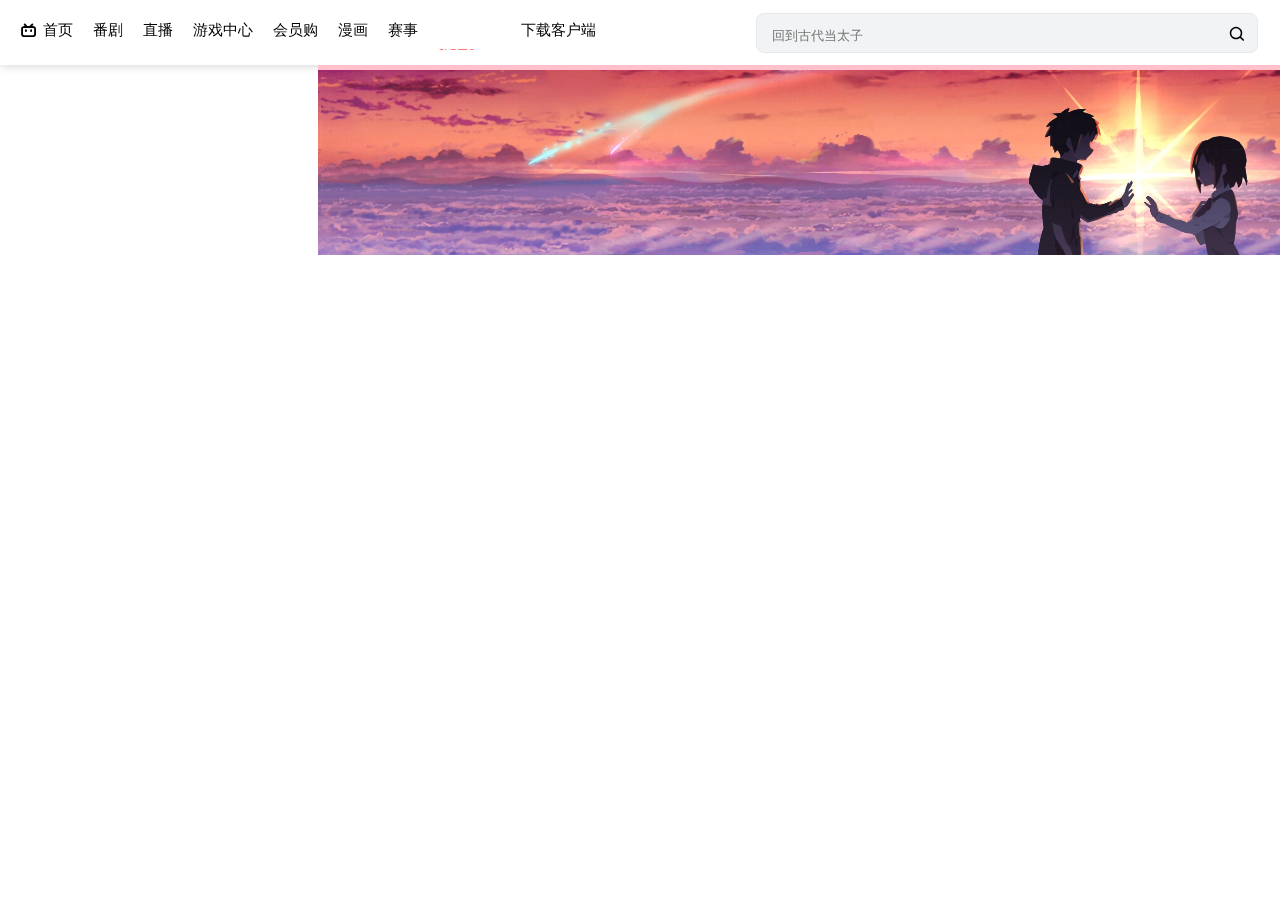
<file: personalpage.html>
<!DOCTYPE html>
<html lang="en">

<head>
    <meta charset="UTF-8">
    <meta http-equiv="X-UA-Compatible" content="IE=edge">
    <meta name="viewport" content="width=device-width, initial-scale=1.0">
    <title>哒哒溜2233的个人空间_嘻哩嘻哩_cilicili</title>
    <link rel="shortcut icon" href="./favicon.ico">
    <link rel="stylesheet" href="./css/comment.css">
    <link rel="stylesheet" href="./css/gamecartoon.css">
    <link rel="stylesheet" href="./iconfont/iconfont.css">
    <link rel="stylesheet" href="./css/base.css">
    <link rel="stylesheet" href="./css/personalpage.css">
    <style>
        .header {
            box-shadow: 0 0 10px rgba(0, 0, 0, 0.2);
            z-index: 999;
        }

        .lijump span {
            color: #000;
        }

        .icon span {
            color: #000;
        }

        .headernavrightname {
            color: #000;
        }

        .headersearch {
            float: left;
            margin: 13px 140px;
            width: 502px;
            height: 40px;
            background-color: #f2f3f4;
            border-radius: 8px;
            transition: background-color .5s;
            border: 1px solid #e6e8e9;
        }
    </style>
</head>

<body>
    <!-- 头部 -->
    <div class="header">
        <ul class="headernavleft">
            <li><a href="#"><span class="iconfont icon-bilibili-fill"
                        style="font-size:18px; margin-right: 5px; vertical-align: middle;color: #000;"></span><span
                        style="vertical-align: middle; font-size: 15px; color:#000">首页</span></a></li>
            <li class="lijump"><a href="#"><span style="vertical-align: middle; font-size: 15px;">番剧</span></a>
            </li>
            <li class="lijump"><a href="#"><span style="vertical-align: middle; font-size: 15px;"
                        onmouseenter="showPopup1()" onmouseleave="hidePopup1()">直播</span></a></li>
            <div class="zhibo" id="popup1" onmouseenter="cancelHide1()" onmouseleave="hidePopup1()">
                <div class="zhiboleft">
                    <h2>热门直播</h2>
                    <div class="circle-div"><a href="#">
                            <img src="./images/头像1.webp">
                            <div class="overlay"></div>
                            <span style="font-size: 12px;">糯米酱</span>
                        </a>
                    </div>
                    <div class="circle-div"><a href="#">
                            <img src="./images/头像2.png">
                            <div class="overlay"></div>
                            <span style="font-size: 12px;">哔哔巴布</span>
                        </a>
                    </div>
                    <div class="circle-div"><a href="#">
                            <img src="./images/头像3.webp">
                            <div class="overlay"></div>
                            <span style="font-size: 12px;">米西米西</span>
                        </a>
                    </div>
                    <div class="circle-div"><a href="#">
                            <img src="./images/头像4.jpg">
                            <div class="overlay"></div>
                            <span style="font-size: 12px;">坤小鸡🐥</span>
                        </a>
                    </div>
                    <div class="circle-div"><a href="#">
                            <img src="./images/头像7.jpg">
                            <div class="overlay"></div>
                            <span style="font-size: 12px;">坤宝宝👶</span>
                        </a>
                    </div>
                    <div class="circle-div"><a href="#">
                            <img src="./images/头像6.jpg">
                            <div class="overlay"></div>
                            <span style="font-size: 12px;">爱坤无敌</span>
                        </a>
                    </div>
                </div>
                <div class="zhiboright">
                    <h2>热门活动</h2>
                    <div class="activity-div"><img src="./images/活动1.png"></div>
                    <div class="activity-div"><img src="./images/活动2.png"></div>
                </div>
            </div>
            <li class="lijump"><a href="#"><span style="vertical-align: middle; font-size: 15px;"
                        onmouseenter="showPopup2()" onmouseleave="hidePopup2()">游戏中心</span></a>
            </li>
            <div class="gamezhongxing" id="popup2" onmouseenter="cancelHide2()" onmouseleave="hidePopup2()">
                <div class="gamezhongxingleft">
                    <div class="gamezhongxingimgmain"><img src="./images/游戏1.png"></div>
                    <span class="gamefloatname">命运冠位指定</span>
                    <div class="gamezhongxingimg"><img src="./images/碧蓝航线.jpg"><span style="font-size: 14px;"><a
                                href="#">碧蓝航线</a></span></div>
                    <div class="gamezhongxingimg"><img src="./images/坎特伯雷公主与骑士.png"><span style="font-size: 14px;"><a
                                href="#">坎特伯雷公主与...</a></span></div>
                    <div class="gamezhongxingimg"><img src="./images/时空猎人3.png"><span style="font-size: 14px;"><a
                                href="#">时空猎人3</a></span></div>
                </div>
                <div class="gamezhongxingright">
                    <h2>新游预告</h2>
                    <div class="gamename gamename1" style="cursor: pointer;"><a href="#">尘白禁区</a></div>
                    <div class="gamecartoon1"><img src="./images/gamecos/尘白禁区.webp"></div>
                    <div class="gamename gamename2" style="cursor: pointer;"><a href="#">斯露德</a></div>
                    <div class="gamecartoon2"><img src="./images/gamecos/斯露德.webp"></div>
                    <div class="gamename gamename3" style="cursor: pointer;"><a href="#">二之国：交错世界</a></div>
                    <div class="gamecartoon3"><img src="./images/gamecos/二之国.webp"></div>
                    <div class="gamename gamename4" style="cursor: pointer;"><a href="#">千年之旅</a></div>
                    <div class="gamecartoon4"><img src="./images/gamecos/千年之旅.webp"></div>
                    <div class="gamename gamename5" style="cursor: pointer;"><a href="#">Apex英雄</a></div>
                    <div class="gamecartoon5"><img src="./images/gamecos/Apex英雄.webp"></div>
                    <div class="gamename gamename6" style="cursor: pointer;"><a href="#">白夜极光</a></div>
                    <div class="gamecartoon6"><img src="./images/gamecos/白夜极光.webp"></div>
                    <div class="gamename gamename7" style="cursor: pointer;"><a href="#">宿命回响</a></div>
                    <div class="gamecartoon7"><img src="./images/gamecos/宿命回响.webp"></div>
                </div>
            </div>
            <li class="lijump"><a href="#"><span style="vertical-align: middle; font-size: 15px;">会员购</span></a>
            </li>
            <li class="lijump"><a href="#"><span style="vertical-align: middle; font-size: 15px;"
                        onmouseenter="showPopup3()" onmouseleave="hidePopup3()">漫画</span></a></li>
            <div class="manhua" id="popup3" onmouseenter="cancelHide3()" onmouseleave="hidePopup3()"">
                <div class=" manhualeft">
                <div class="manhuaimg"><a href="#" style="color: #000;">
                        <div><img src="./images/cartoon/辉夜大小姐想让我告白.png"></div><span
                            style="font-size: 12px;">辉夜大小姐想让我告白...</span>
                    </a></div>
                <div class="manhuaimg"><a href="#" style="color: #000;">
                        <div><img src="./images/cartoon/天官赐福.png"></div><span style="font-size: 12px;">天官赐福</span>
                    </a></div>
                <div class="manhuaimg"><a href="#" style="color: #000;">
                        <div><img src="./images/cartoon/刀剑神域.jpg"></div><span style="font-size: 12px;">刀剑神域
                            Alicization篇</span>
                    </a></div>
                <div class="manhuaimg"><a href="#" style="color: #000;">
                        <div><img src="./images/cartoon/仙王的日常生活.jpg"></div><span style="font-size: 12px;">仙王的日常生活</span>
                    </a></div>
            </div>
            <div class="manhuaright">
                <h2>人气漫画</h2>
                <div class="manhuaname manhuaname1" style="cursor: pointer;"><a href="#" style="color:#000;"><span
                            class="number" style="color: #ff4761;">1</span><span class="name"> 间谍过家家</span></a>
                </div>
                <div class="manhuacartoon1"><img src="./images/cartoon/间谍过家家.webp"></div>
                <div class="manhuaname manhuaname2" style="cursor: pointer;"><a href="#" style="color:#000;"><span
                            class="number" style="color: #ff6c36;">2</span><span class="name"> 我家老婆来自一...</span></a>
                </div>
                <div class="manhuacartoon2"><img src="./images/cartoon/我家老婆来自一千年前.webp"></div>
                <div class="manhuaname manhuaname3" style="cursor: pointer;"><a href="#" style="color:#000;"><span
                            class="number" style="color: #ff922a">3</span><span class="name"> 【我推的孩子】</span></a>
                </div>
                <div class="manhuacartoon3"><img src="./images/cartoon/我推的孩子.webp"></div>
                <div class="manhuaname manhuaname4" style="cursor: pointer;"><a href="#" style="color:#000;"><span
                            class="number" style="color: #c9ccd0;">4</span><span class="name"> 碧蓝之海</span></a></div>
                <div class="manhuacartoon4"><img src="./images/cartoon/碧蓝之海.webp"></div>
                <div class="manhuaname manhuaname5" style="cursor: pointer;"><a href="#" style="color:#000;"><span
                            class="number" style="color: #c9ccd0;">5</span><span class="name"> 罗小黑战记</span></a>
                </div>
                <div class="manhuacartoon5"><img src="./images/cartoon/罗小黑战记.webp"></div>
                <div class="manhuaname manhuaname6" style="cursor: pointer;"><a href="#" style="color:#000;"><span
                            class="number" style="color: #c9ccd0;">6</span><span class="name"> 航海王</span></a></div>
                <div class="manhuacartoon6"><img src="./images/cartoon/航海王.webp"></div>
            </div>
    </div>
    <li class=" lijump"><a href="#"><span style="vertical-align: middle; font-size: 15px;">赛事</span></a>
    </li>
    <li class="scrolltotop">
        <div><a href="#"><span style="vertical-align: middle; font-size: 15px; margin-left: 5px;">MSI</span></a>
        </div>
        <div><a href="#"><img src="./images/MSI.png" style="width: 40px; height: 30px; vertical-align: middle;"></a>
        </div>
    </li>
    <li><a href="#"><span class="iconfont icon-xiazai"
                style="font-size:18px; margin-right: 5px; vertical-align: middle;"></span><span
                style="vertical-align: middle; font-size: 15px;color:#000" onmouseenter="showPopup4()"
                onmouseleave="hidePopup4()">下载客户端</span></a></li>
    <div class="download" id="popup4" onmouseenter="cancelHide4()" onmouseleave="hidePopup4()">
        <div class="downloadleft">
            <h1><span class="iconfont icon-shouji"></span> 手机版</h1>
            <span
                style="font-size: 12px; color:#61666d; width:132px; margin-left: 25px; display: block;">扫码即可下载手机APP</span>
            <div class="downloadleftimg"><img src="./images/二维码.png"></div>
        </div>
        <div class="downloadright">
            <h1><span class="iconfont icon-diannao"> Windows端</span></h1>
            <span
                style="font-size: 12px; color:#61666d; width:132px; margin-left: 30px; display: block;">适合WIN系统设置</span>
            <div class="downloadrightimg"><img src="./images/bilibili1.png"></div>
            <div class="downloadrightbottom">立即下载</div>
        </div>
        <div class="downloadbottom"><a href="#">点击查看更多内容 > </a></div>
    </div>
    </ul>
    <div class="headersearch">
        <input type="text" placeholder="回到古代当太子"><button style="cursor: pointer;"><span
                class="iconfont icon-31sousuo"></span></button>
        <div id="search-dropdown" class="dropdown-content">
            <h2>bilibili热搜</h2>
            <ul>
                <li><a
                        href="https://search.bilibili.com/all?keyword=%E6%B3%95%E5%BA%AD%E4%B8%8A%E7%A6%81%E6%AD%A2%E8%AF%B4%E5%8F%AF%E6%98%AF%E9%9B%AA%E5%95%8A&from_source=webtop_search&spm_id_from=333.1007&search_source=4"><span
                            style="font-size: 10px;">1</span> 法庭上禁止说可是雪啊 <img src="./images/梗.png@28h" style="width: 13px;
                        height: 13px;;"></a></li>
                <li><a
                        href="https://search.bilibili.com/all?keyword=%E5%B0%8F%E9%AC%BC%E5%86%8D%E6%80%BC%E4%B9%90%E8%AF%84%E4%BA%BA%E4%BD%A0%E7%AE%A1%E5%BE%97%E7%9D%80%E5%90%97&from_source=webtop_search&spm_id_from=333.1007&search_source=4"><span
                            style="font-size: 10px;">2</span> 小鬼再怼乐评人你管得着吗 <img src="./images/热.png@28h" style="width: 13px;
                        height: 13px;"></a></li>
                <li><a
                        href="https://search.bilibili.com/all?keyword=BLG%20GEN&from_source=webtop_search&spm_id_from=333.1007&search_source=4"><span
                            style="font-size: 10px;">3</span> BLG零封GEN <img src="./images/热.png@28h" style="width: 13px;
                        height: 13px;"></a></li>
                <li><a
                        href="https://search.bilibili.com/all?keyword=%E5%93%88%E5%B7%A5%E5%A4%A7%E5%9B%9E%E5%BA%94%E4%B8%BA%E5%AD%A6%E7%94%9F%E7%BB%93%E5%A9%9A%E5%BC%80%E7%BB%BF%E7%81%AF&from_source=webtop_search&spm_id_from=333.1007&search_source=4"><span
                            style="font-size: 10px; color: #9499a0;">4</span> 哈工大回应为学生结婚开绿灯 <img
                            src="./images/新.png@28h" style="width: 13px;
                        height: 13px;"></a></li>
                <li><a
                        href="https://search.bilibili.com/all?keyword=%E7%8E%8B%E9%AA%81%E8%A5%BF%E8%97%8F%E5%A9%9A%E7%A4%BC&from_source=webtop_search&spm_id_from=333.1007&search_source=4"><span
                            style="font-size: 10px; color: #9499a0;">5</span> 王骁西藏婚礼 <img src="./images/热.png@28h"
                            style="width: 13px;
                        height: 13px;"></a></li>
                <li><a
                        href="https://search.bilibili.com/all?keyword=Chovy%E8%BE%93%E5%90%8E%E9%9A%BE%E5%8F%97%E5%88%B0%E5%B9%B2%E5%91%95&from_source=webtop_search&spm_id_from=333.1007&search_source=4"><span
                            style="font-size: 10px; color: #9499a0;">6</span> Chovy输后难受到干呕</a></li>
                <li><a
                        href="https://search.bilibili.com/all?vt=65433049&keyword=%E9%98%B4%E9%98%B3%E5%B8%88%E7%BE%8E%E4%BE%9D%E7%A4%BC%E8%8A%BD%E8%81%94%E5%8A%A8%E5%AE%98%E5%AE%A3&from_source=webtop_search&spm_id_from=333.1007&search_source=4"><span
                            style="font-size: 10px; color: #9499a0;">7</span> 阴阳师美依礼芽官宣联动</a></li>
                <li><a
                        href="https://search.bilibili.com/all?keyword=Bin%E6%8A%8A%E7%BF%BB%E8%AF%91%E5%B0%8F%E5%A7%90%E5%A7%90%E5%90%93%E5%9D%8F%E4%BA%86&from_source=webtop_search&spm_id_from=333.1007&search_source=4"><span
                            style="font-size: 10px; color: #9499a0;">8</span> Bin把翻译小姐姐吓坏了 <img src="./images/新.png@28h"
                            style="width: 13px;
                        height: 13px;"></a></li>
                <li><a
                        href="https://search.bilibili.com/all?keyword=%E8%82%AF%E5%BE%B7%E5%9F%BA%E7%8E%A9%E5%85%B7%E4%BD%A0%E6%83%B3%E5%85%A5%E6%89%8B%E5%90%97&from_source=webtop_search&spm_id_from=333.1007&search_source=4"><span
                            style="font-size: 10px; color: #9499a0;">9</span> 肯德基玩具你想入手吗</a></li>
                <li><a
                        href="https://search.bilibili.com/all?keyword=%E8%AD%A6%E6%96%B9%E9%80%9A%E6%8A%A5%E5%8E%A6%E8%88%AA%E5%B7%A5%E4%BD%9C%E4%BA%BA%E5%91%98%E5%81%B7%E6%8B%8D&from_source=webtop_search&spm_id_from=333.1007&search_source=4"><span
                            style="font-size: 10px; color: #9499a0;">10</span> 警方通报厦航工作人员偷拍 <img
                            src="./images/新.png@28h" style="width: 13px;
                        height: 13px;"></a></li>
            </ul>
        </div>
    </div>
    <div class="headernavright" style="cursor: pointer;">
        <div id="personalspace" class="personalspace" onmouseenter="showPopup5()" onmouseleave="hidePopup5()">
            <span style="margin-left: 3px; color: #fff;">登录</span>
        </div>
        <div class="login" id="popup5" onmouseenter="cancelHide5()" onmouseleave="hidePopup5()">
            <h2>登陆后你可以：</h2>
            <div class="logincard"><span class="iconfont icon-gaoqing_1"></span><span class="loginname">
                    免费看高清视频</span></div>
            <div class="logincard"><span class="iconfont icon-shijian_o"></span><span class="loginname">
                    多端同步播放记录</span></div>
            <div class="logincard"><span class="iconfont icon-bofangqi-danmugundongkai"></span><span class="loginname">
                    发表弹幕/评论</span></div>
            <div class="logincard"><span class="iconfont icon-tv"></span><span class="loginname">
                    热门番剧影视看不停</span></div>
            <div class="loginbutton headerspan  "><a href="#">立即登录</a></div>
            <div class="loginbottom"><span>首次使用？</span><a href="#"> 点我注册</a></div>
        </div>
        <div class="headernavright1" onmouseenter="showPopup6()" onmouseleave="hidePopup6()">
            <div class="icon"><span class="iconfont icon-wodedahuiyuan"></span></div>
            <div class="headernavrightname" style="padding-left: 2px" ;>大会员</div>
        </div>
        <div class="VIP" id="popup6" onmouseenter="cancelHide6()" onmouseleave="hidePopup6()">
            <div class="VIPcardout">
                <h2>大会员特权</h2>
                <div class="VIPcard"><span class="iconfont icon-dianying"></span><span class="VIPname">
                        热播抢先看</span></div>
                <div class="VIPcard"><span class="iconfont icon-Free-Tag"></span><span class="VIPname">
                        会员免费看</span></div>
                <div class="VIPcard"><span class="iconfont icon-k-line"></span><span class="VIPname">
                        4K超清画质</span></div>
                <div class="VIPcard"><span class="iconfont icon-qinghuiyuan"></span><span class="VIPname">
                        会员专属装扮</span></div>
            </div>
            <div class="VIPimg">
                <img src="./images/VIP.png">
                <span class="iconfont icon-saoyisao"></span>
                <span class="iconfont icon-weixinzhifu" style="color:green"></span>
                <span class="iconfont icon-zhifubao" style="color:blue"></span>
            </div>
            <div class="VIPfooter">
                <div class="VIPfooterleft">
                    <span>首月15元</span>
                    <span>海量热播内容免费看</span>
                </div>
                <div class="VIPfooterright"><a href="#">成为大会员</a></div>
            </div>
        </div>
        <div class="headernavright1" onmouseenter="showPopup7()" onmouseleave="hidePopup7()">
            <div class="icon"><span class="iconfont icon-xiaoxi"></span></div>
            <div class="headernavrightname">消息</div>
        </div>
        <div class="message" id="popup7" onmouseenter="cancelHide7()" onmouseleave="hidePopup7()">
            <div class="messagetop">登录即可查看消息记录</div>
            <div class="messagefooter"><a href="#">立即登录</a></div>
        </div>
        <div class="headernavright1" onmouseenter="showPopup8()" onmouseleave="hidePopup8()">
            <div class="icon"><span class="iconfont icon-fengche" style="font-weight: bold;"></span></div>
            <div class="headernavrightname">动态</div>
        </div>
        <div class="dynamic" id="popup8" onmouseenter="cancelHide8()" onmouseleave="hidePopup8()">
            <div class="dynamictop">登录即可查看关注动态</div>
            <div class="dynamicfooter"><a href="#">立即登录</a></div>
        </div>
        <div class="headernavright1" onmouseenter="showPopup9()" onmouseleave="hidePopup9()">
            <div class="icon"><span class="iconfont icon-xingxing"></span></div>
            <div class="headernavrightname">收藏</div>
        </div>
        <div class="collection" id="popup9" onmouseenter="cancelHide9()" onmouseleave="hidePopup9()">
            <div class="collectiontop">登录即可查看我的收藏</div>
            <div class="collectionfooter"><a href="#">立即登录</a></div>
        </div>
        <div class="headernavright1" onmouseenter="showPopup10()" onmouseleave="hidePopup10()">
            <div class="icon"><span class="iconfont icon-lishi"></span></div>
            <div class="headernavrightname">历史</div>
        </div>
        <div class="history" id="popup10" onmouseenter="cancelHide10()" onmouseleave="hidePopup10()">
            <div class="historytop">登录即可查看历史记录</div>
            <div class="historyfooter"><a href="#">立即登录</a></div>
        </div>
        <div class="headernavright1">
            <div class="icon"><span class="iconfont icon-dengpao"></span></div>
            <div class="headernavrightname">创客</div>
        </div>
        <div class="submit" onmouseenter="showPopup11()" onmouseleave="hidePopup11()">
            <span class="iconfont icon-shangchuan">
                <span style="font-size: 14px; margin-left: 2px;">投稿</span>
            </span>
        </div>
        <div class="submitmessage" id="popup11" onmouseenter="cancelHide11()" onmouseleave="hidePopup11()">
            <div class="submitcardout">
                <div class="submittop"><span class="iconfont icon-wenzhang1"></span></div>
                <div class="submitfooter">专栏投稿</div>
            </div>
            <div class="submitcardout">
                <div class="submittop"><span class="iconfont icon-audio"></span></div>
                <div class="submitfooter">音频投稿</div>
            </div>
            <div class="submitcardout">
                <div class="submittop"><span class="iconfont icon-xiaolian"></span></div>
                <div class="submitfooter">贴纸投稿</div>
            </div>
            <div class="submitcardout">
                <div class="submittop"><span class="iconfont icon-yanchangshipin"></span></div>
                <div class="submitfooter">视频投稿</div>
            </div>
            <div class="submitcardout">
                <div class="submittop"><span class="iconfont icon-shebeiguanli"></span></div>
                <div class="submitfooter">投稿管理</div>
            </div>
        </div>
    </div>
    <!-- 登录弹窗 -->
    <div id="mypop-up" class="pop-up">
        <div class="pop-up-content">
            <div class="leftpop">
                <h2>扫描二维码登录</h2>
                <div class="qrcode"><img src="./images/login.png"></div>
                <p>请使用<a href="#" style="color:#2dbcef"> 嘻哩嘻哩客户端</a></p>
                <p>扫码登录或扫码下载APP</p>
            </div>
            <div class="rightpop">
                <div class="titlepop titlepop1">密码登录</div>
                <div class="titlepop titlepop2">短信登录</div>
                <div class="loginmeg">
                    <div class="logininput logininput1">账号<input type="text" id="username"" placeholder=" 请输入账号"></div>
                    <div class="logininput logininput2">密码<input type="password" id="password" placeholder=" 请输入密码">
                        <span id="forgot-password" style="color: #00a1d6; cursor: pointer;">忘记密码？</span>
                    </div>
                </div>
                <div id="register-button" class="buttonset">注册</div>
                <div id="login-button" class="buttonlogin">登录</div>
                <p>其他方式登录</p>
                <div class="otherlogin">
                    <a href="#">
                        <span class="iconfont icon-weixin" style="color:#57bb40"></span>
                        <span class="othname">微信登录</span>
                    </a>
                    <a href="#">
                        <span class="iconfont icon-weibo" style="color:#db4437"></span>
                        <span class="othname">微博登录</span>
                    </a>
                    <a href="#">
                        <span class="iconfont icon-qq-copy" style="color:#4ca2e5"></span>
                        <span class="othname">QQ登录</span>
                    </a>
                </div>
            </div>
            <div class="bottompop">
                <p>未注册过嘻哩嘻哩的手机号，我们将自动帮你注册账号</p>
                <p>登录或完成注册即代表你同意用户协议和隐私政策</p>
            </div>
            <button onclick="hidepop" class="hidepop iconfont icon-guanbi"></button>
            <img src="./images/logincartoonleft.png" id="left-image" class="imgleft">
            <img src="./images/logincartoonright.png" id="right-image" class="imgright">
        </div>
    <div class="out"></div>
    </div>
    <div class="personbody">
        <div class="personimgbg"><img src="./images/person/personimgbg.webp"></div>
    </div>


    <!-- 弹窗js -->
    <script src="./js/tanchuang1.js"></script>
    <!-- 搜索下拉效果 -->
    <script src="./js/searchdropdown.js"></script>
    <!-- 隐藏头部与显示 -->
    <script src="./js/headerhidden.js"></script>
    <!-- 头部动画 -->
    <script src="./js/headercartoon.js"></script>
    <!-- 登录弹窗 -->
    <script src="./js/pop-up.js"></script>
    <!-- 登录睁眼闭眼效果 -->
    <script src="./js/eye.js"></script>
    <!-- 登录后修改样式 -->
    <script src="./js/login.js"></script>

</body>

</html>
</file>
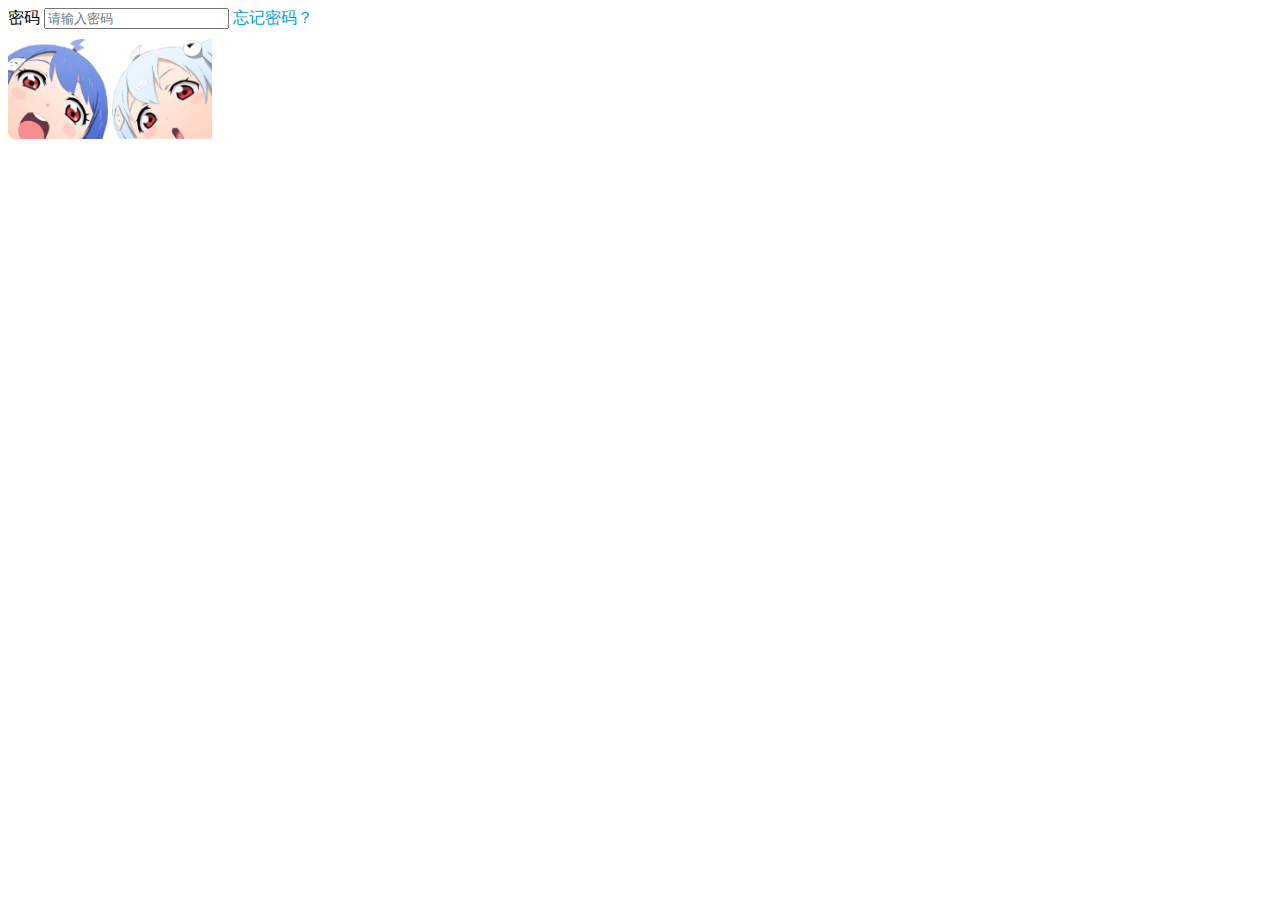
<file: fanli/fanli2.html>
<!DOCTYPE html>
<html>

<head>
    <title>密码图片更换</title>
    <style>
        .logininput {
            position: relative;
        }

        .toggle-icon {
            color: #00a1d6;
            cursor: pointer;
        }

        .imgleft,
        .imgright {
            width: 100px;
            height: 100px;
            margin-top: 10px;
        }
    </style>
</head>

<body>
    <div class="logininput logininput2">
        密码
        <input type="password" id="password" placeholder="请输入密码">
        <span id="forgot-password" class="toggle-icon">忘记密码？</span>
    </div>
    <img src="../images/logincartoonleft.png" id="left-image" class="imgleft">
    <img src="../images/logincartoonright.png" id="right-image" class="imgright">

    <script>
        var passwordInput = document.getElementById("password");
        var leftImage = document.getElementById("left-image");
        var rightImage = document.getElementById("right-image");

        passwordInput.addEventListener("focus", function () {
            leftImage.src = "../images/logincartoonleft1.png";
            rightImage.src = "../images/logincartoonright1.png";
        });

        passwordInput.addEventListener("blur", function () {
            leftImage.src = "../images/logincartoonleft.png";
            rightImage.src = "../images/logincartoonright.png";
        });


    </script>
</body>

</html>
</file>
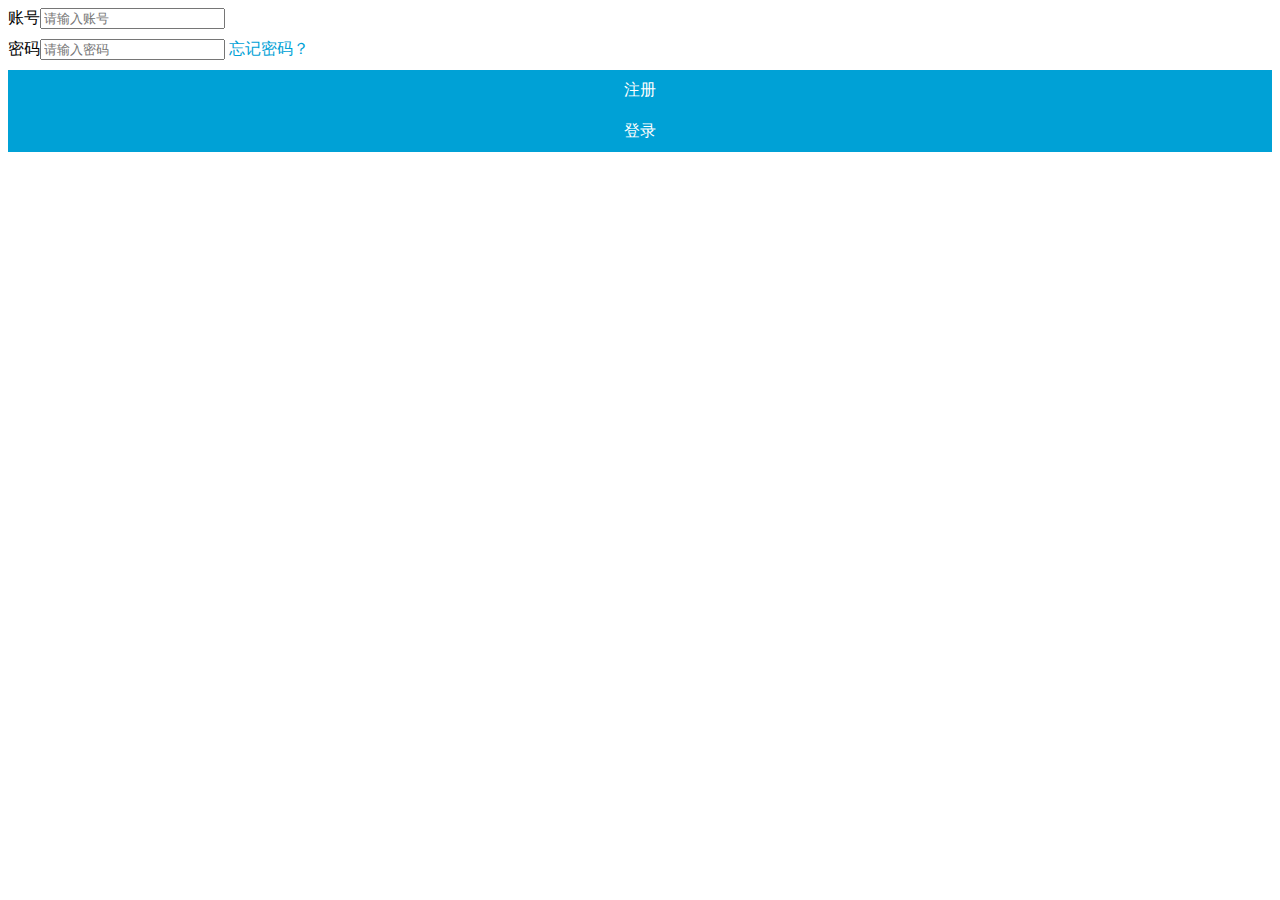
<file: fanli/fanli3.html>
<!DOCTYPE html>
<html>

<head>
    <title>登录</title>
    <style>
        .loginmeg {
            margin-bottom: 10px;
        }

        .logininput {
            margin-bottom: 10px;
        }

        .buttonset,
        .buttonlogin {
            padding: 10px;
            background-color: #00a1d6;
            color: #fff;
            text-align: center;
            cursor: pointer;
        }
    </style>
</head>

<body>
    <div class="loginmeg">
        <div class="logininput logininput1">账号<input type="text" id="username" placeholder="请输入账号"></div>
        <div class="logininput logininput2">密码<input type="password" id="password" placeholder="请输入密码">
            <span id="forgot-password" style="color: #00a1d6; cursor: pointer;">忘记密码？</span>
        </div>
    </div>
    <div id="register-button" class="buttonset">注册</div>
    <div id="login-button" class="buttonlogin">登录</div>

    <script>
        var storedUsername = "123";
        var storedPassword = "123";

        document.getElementById("login-button").addEventListener("click", function () {
            var usernameInput = document.getElementById("username").value;
            var passwordInput = document.getElementById("password").value;

            if (usernameInput === storedUsername && passwordInput === storedPassword) {
                // 输入的账号和密码与预设值一致
                // 执行登录成功后的操作
                alert("登录成功！");

                // 更改"buttonlogin"的背景颜色为红色
                var loginButton = document.getElementById("login-button");
                loginButton.style.backgroundColor = "red";
            } else {
                // 输入的账号和密码与预设值不一致
                alert("账号或密码错误，请重新输入！");
            }
        });

        document.getElementById("forgot-password").addEventListener("click", function () {
            // 在这里添加处理忘记密码的逻辑

            // 模拟发送重置密码链接的操作
            if (email) {
                alert("重置密码链接已发送至您的电子邮件：" + email);
            } else {
                alert("请输入有效的电子邮件地址！");
            }
        });
    </script>
</body>

</html>
</file>
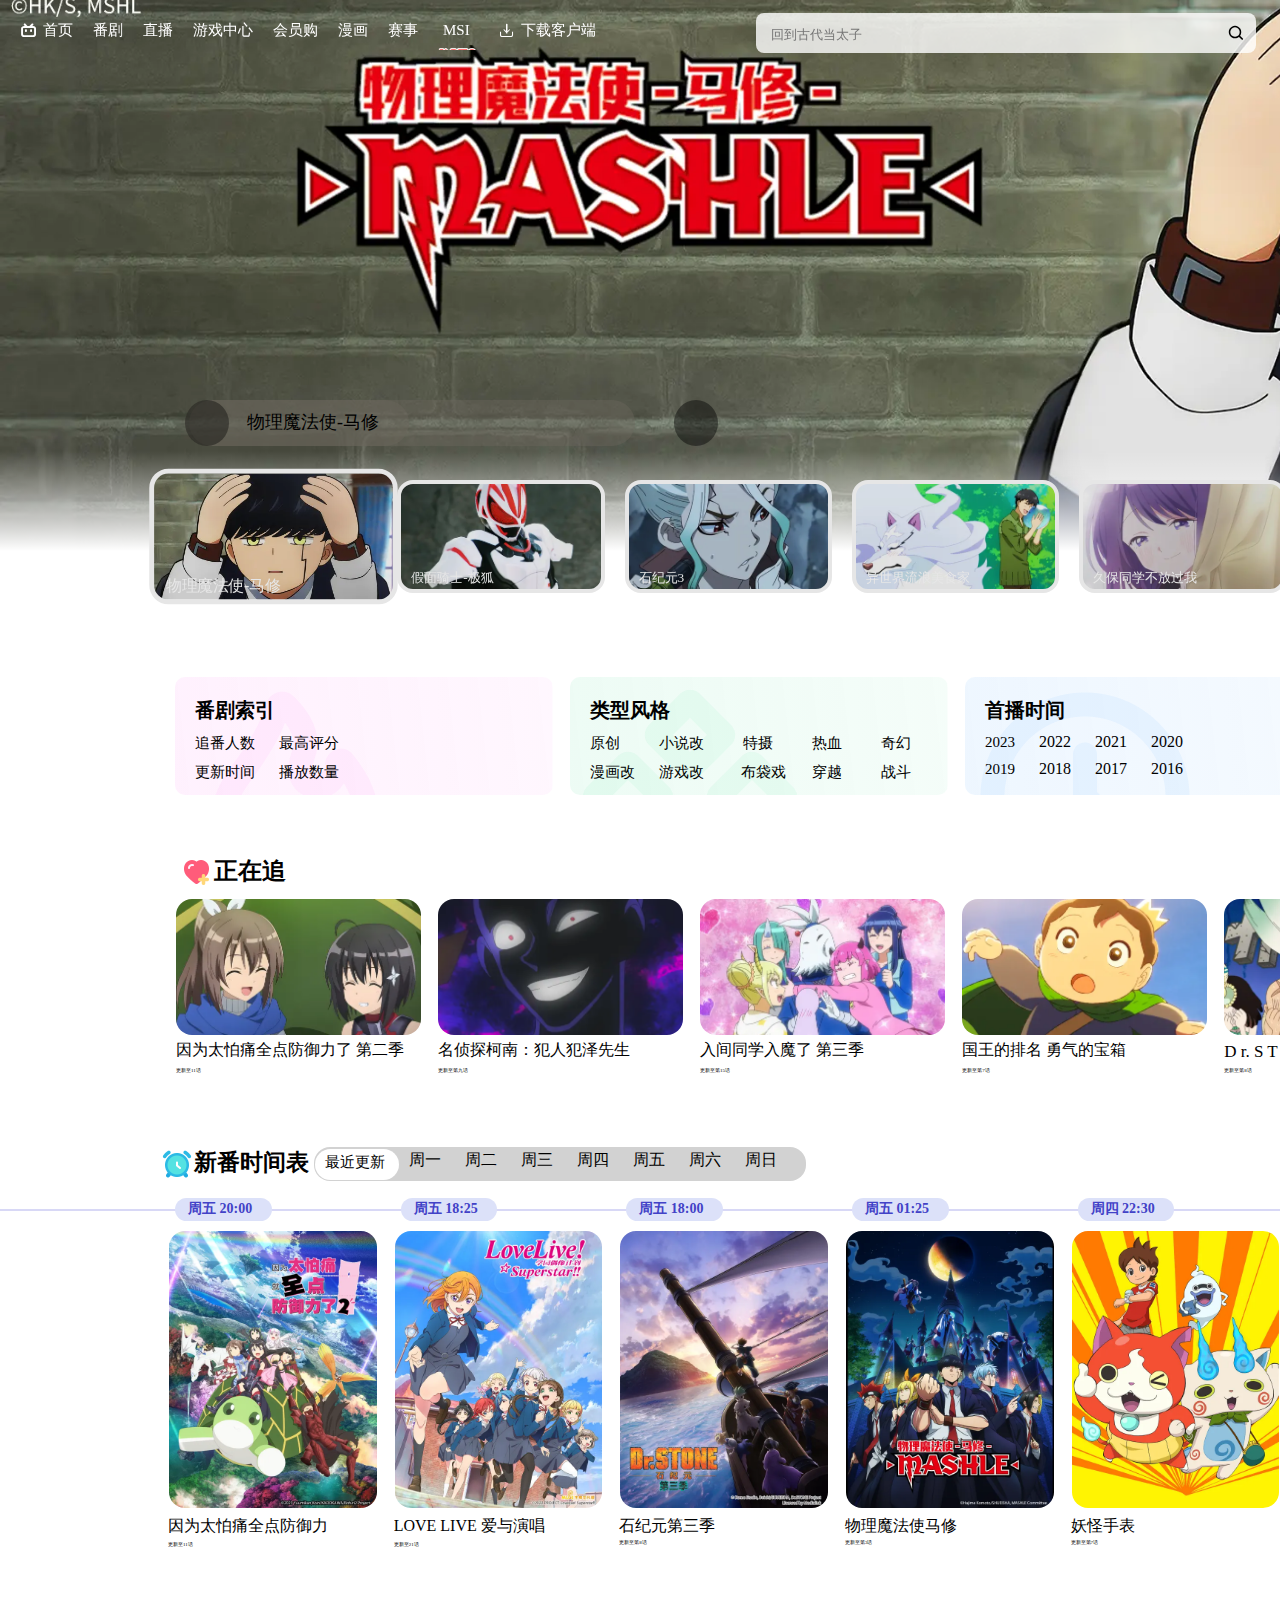
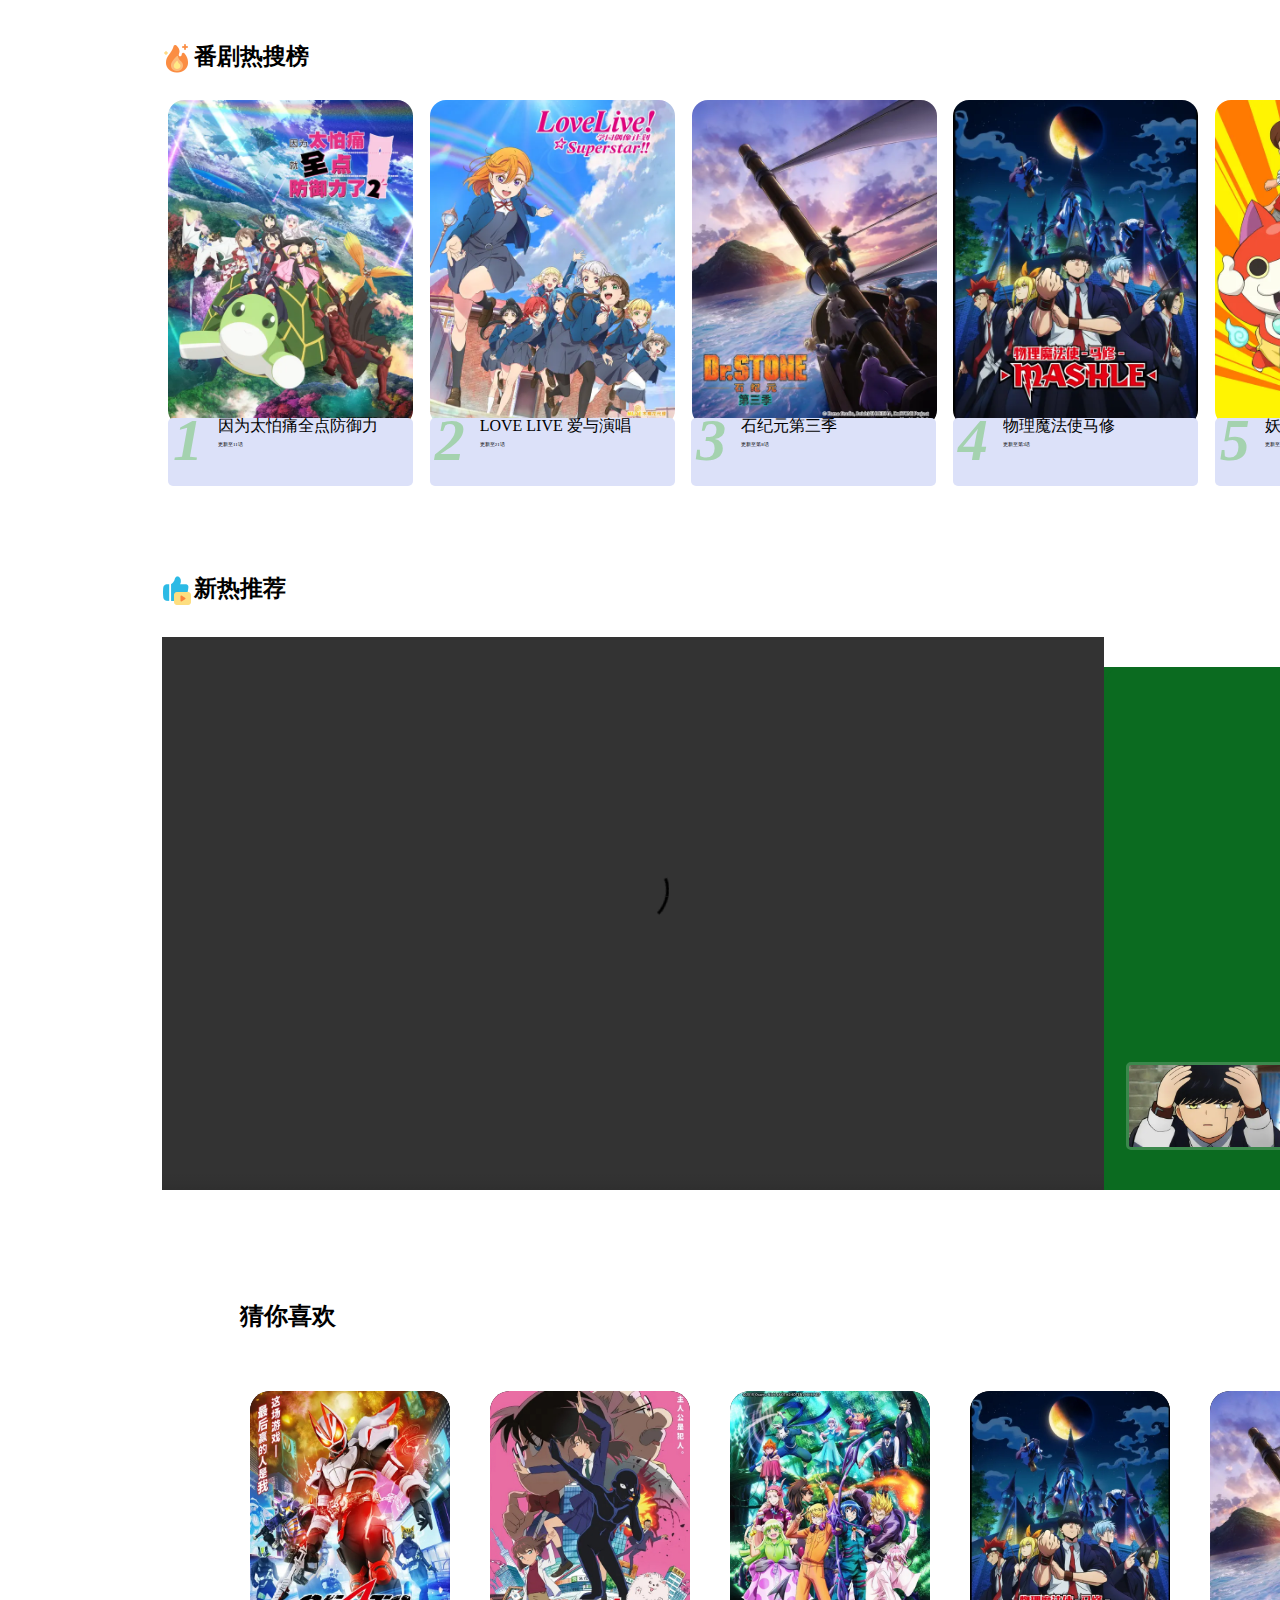
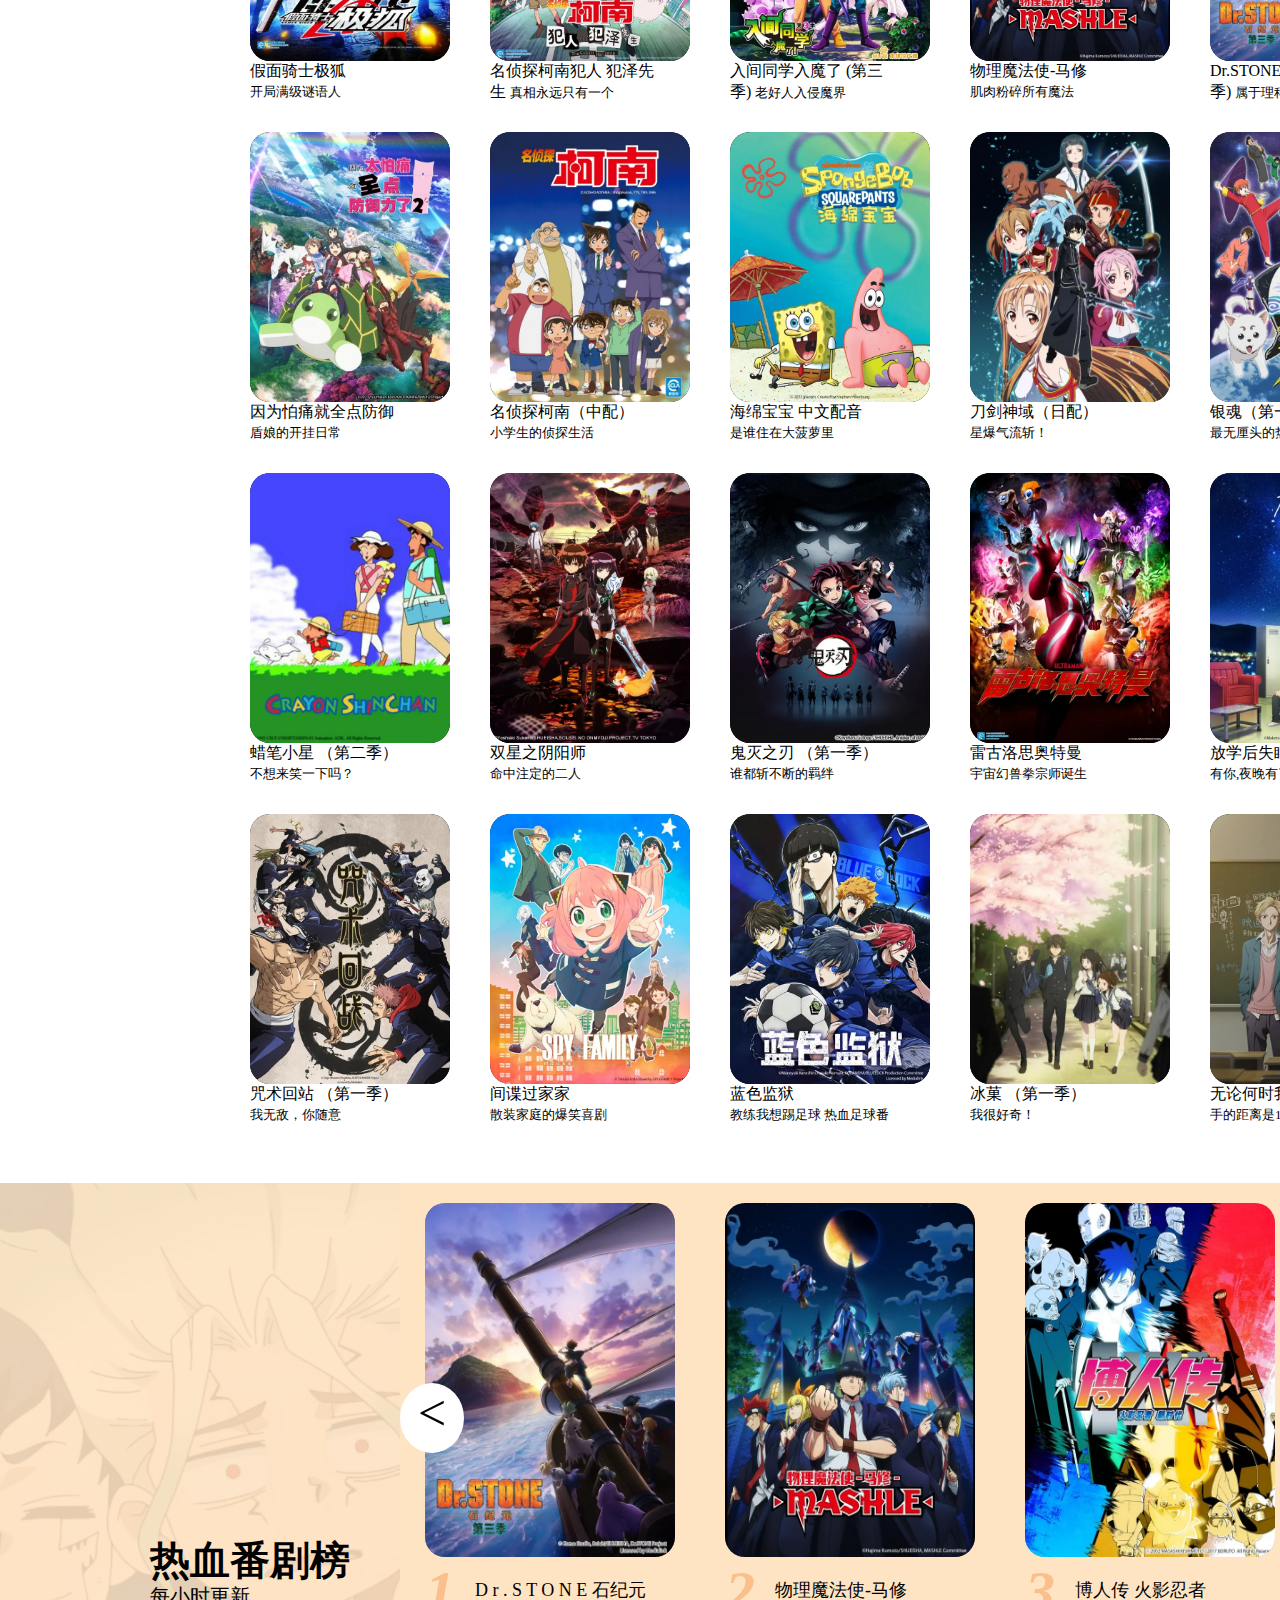
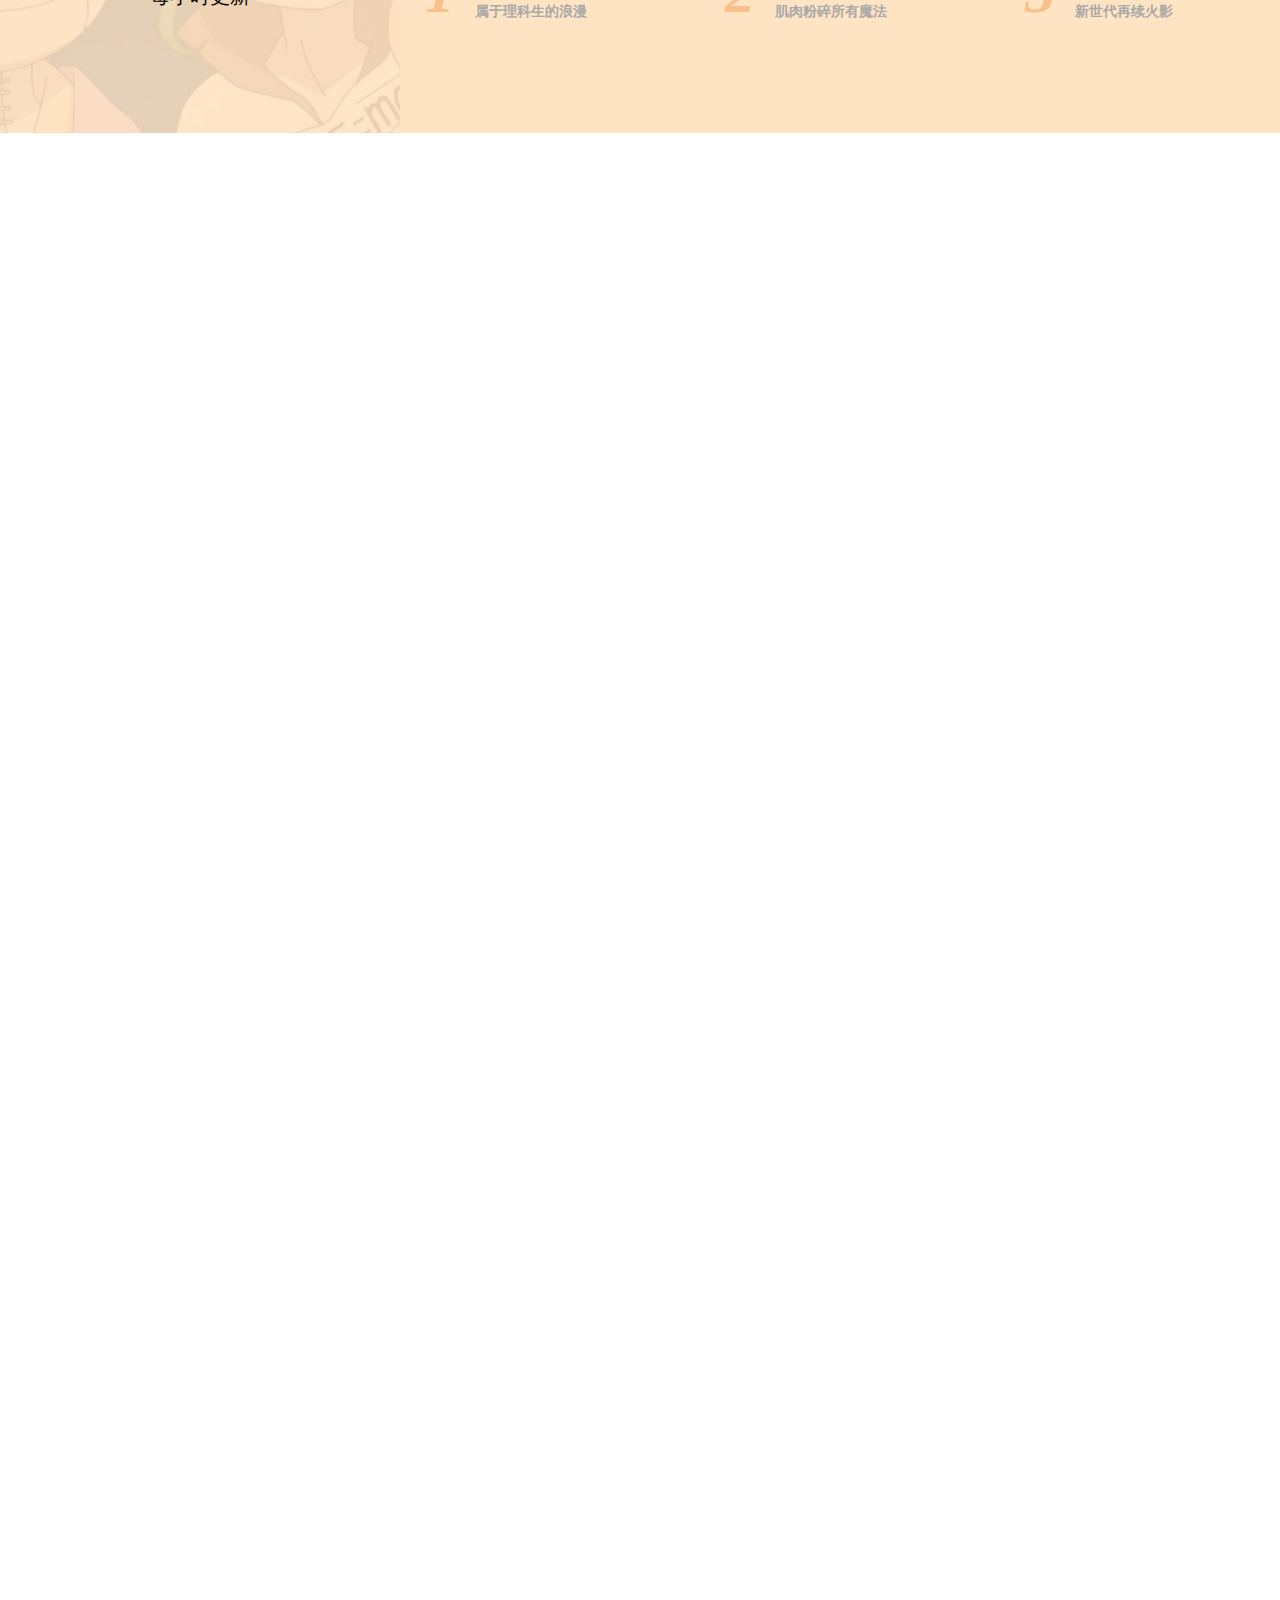
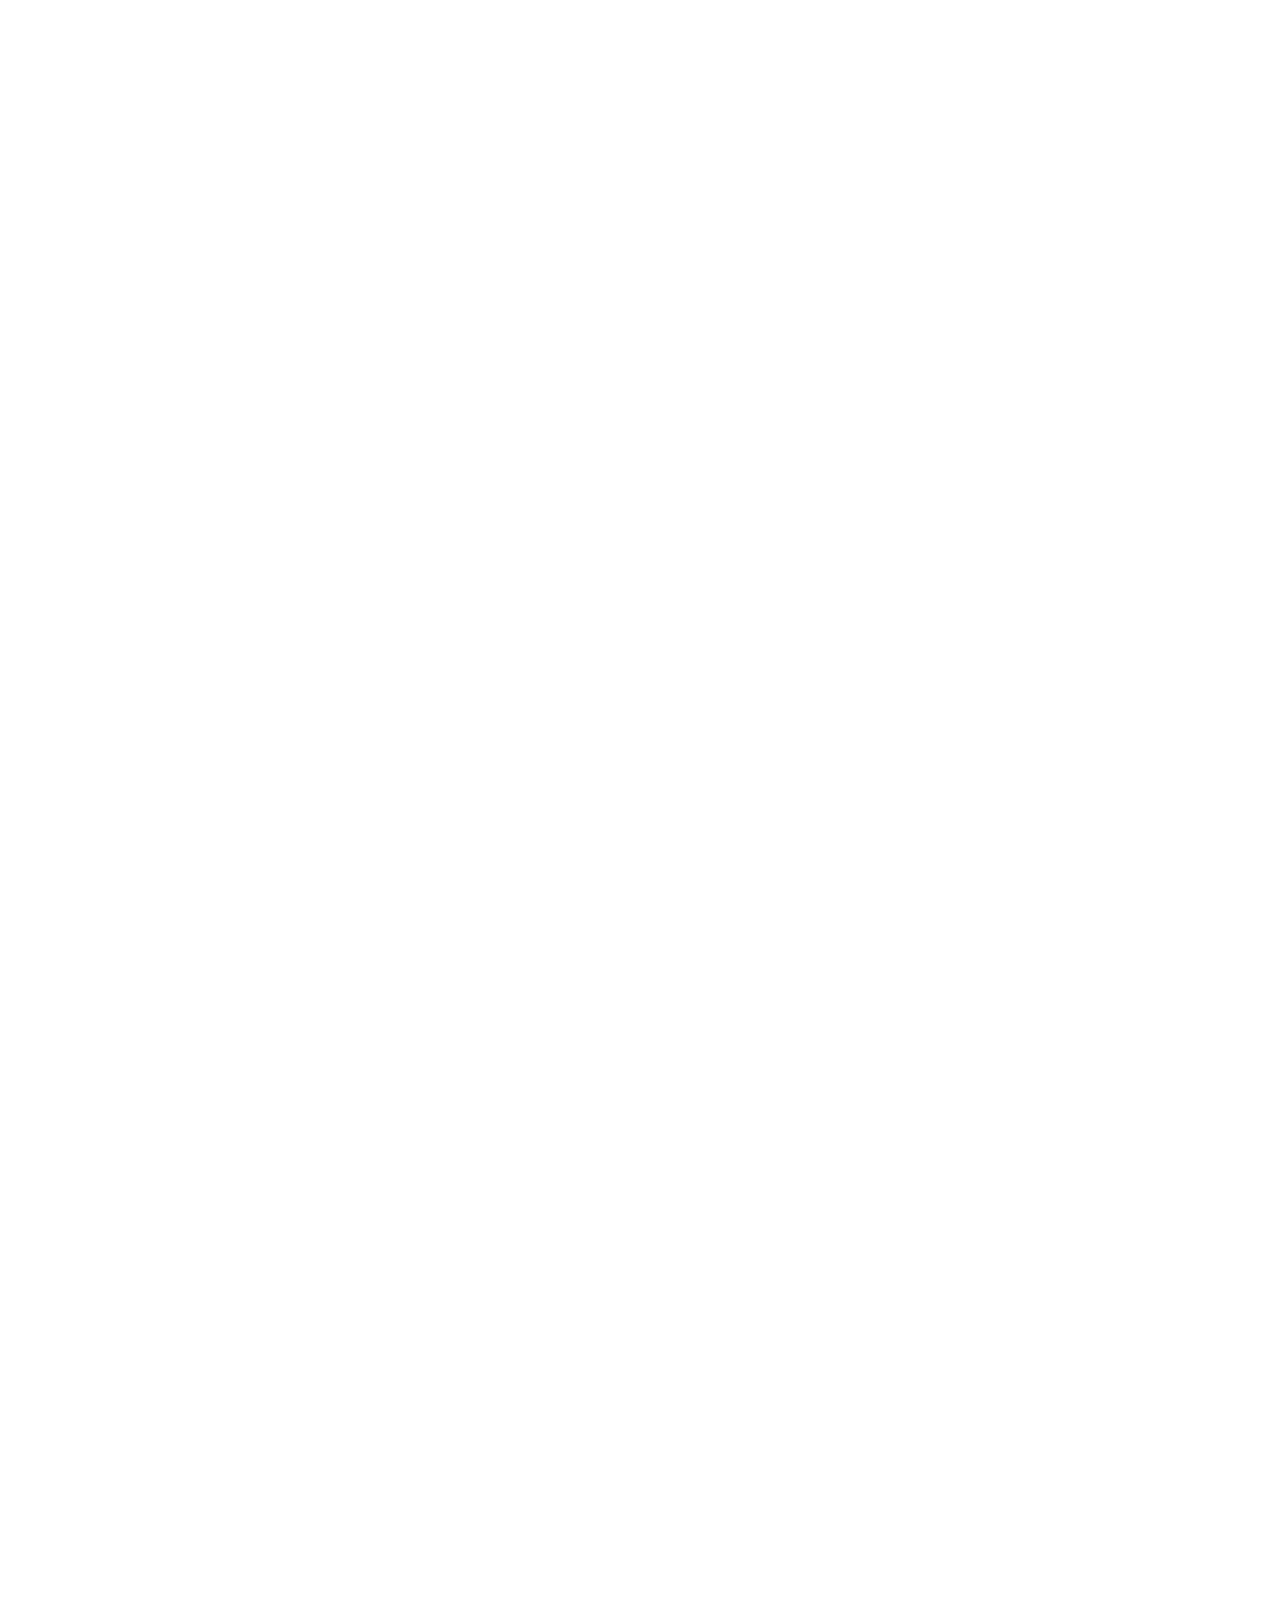
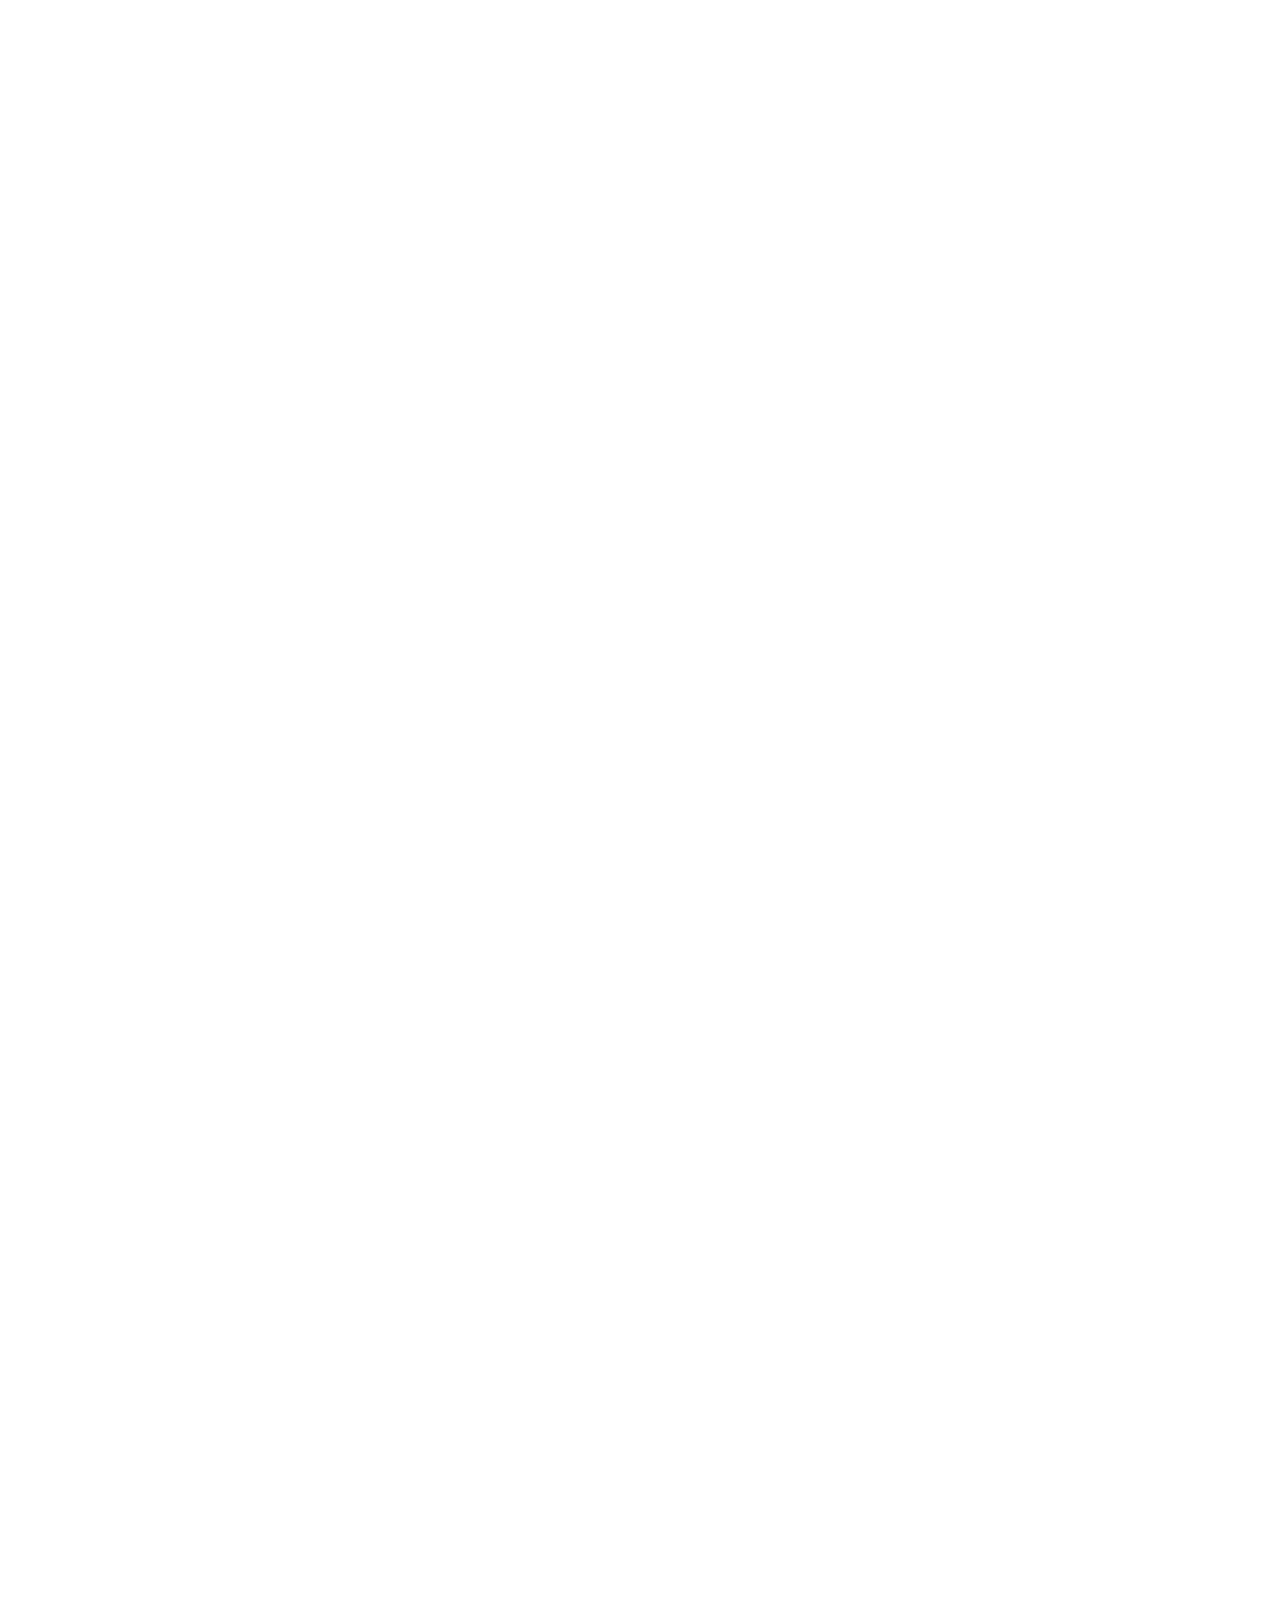
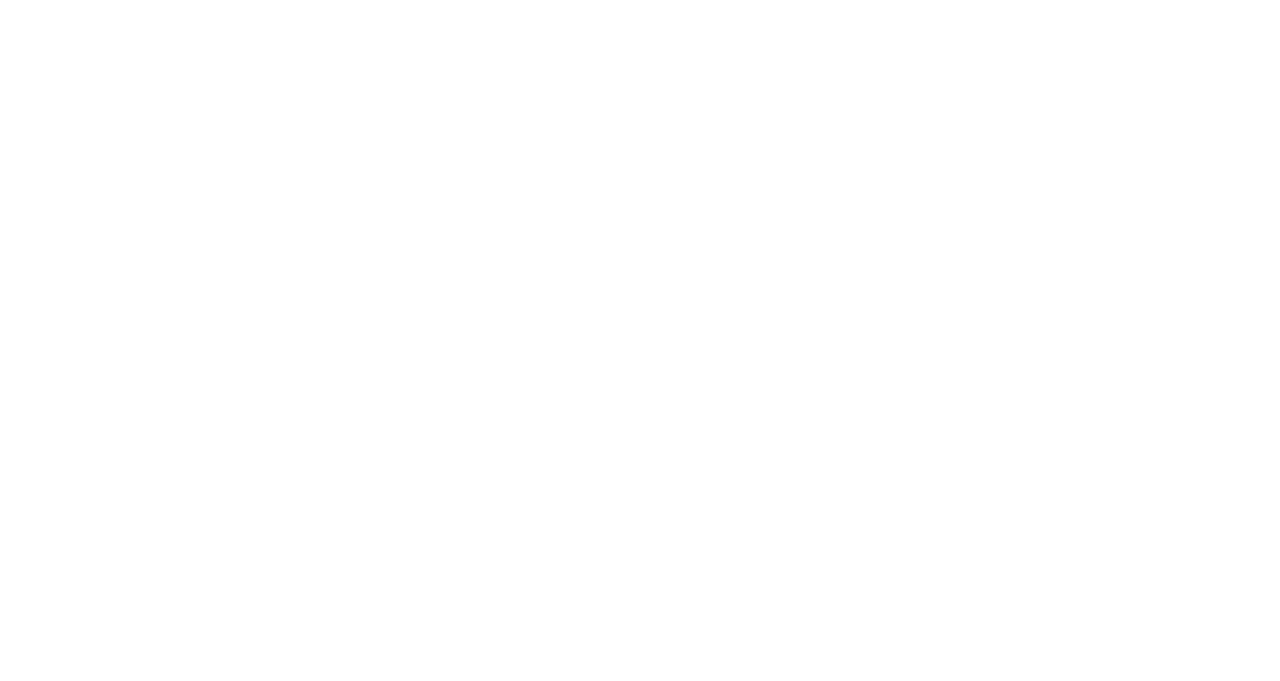
<file: 番剧/text.html>
<!DOCTYPE html>
<html lang="en">

<head>
    <meta charset="UTF-8">
    <meta http-equiv="X-UA-Compatible" content="IE=edge">
    <meta name="viewport" content="width=device-width, initial-scale=1.0">
    <title>番剧-clicli</title>
    <link rel="shortcut icon" href="../favicon.ico" type="image/x-icon">
    <link rel="stylesheet" href="../css/comment.css">
    <link rel="stylesheet" href="../css/gamecartoon.css">
    <link rel="stylesheet" href="../iconfont/iconfont.css">
    <link rel="stylesheet" href="../css/base.css">
</head>
<style>
    * {
        margin: 0;
        text-decoration: none;
        box-sizing: border-box;
    }

    .all {
        width: 1850px;
        height: 8270.95px;
        margin: 0 auto;
    }

    .content-2 {
        width: 1850px;
        height: 616.59px;
        overflow: hidden;
        position: relative;
    }

    .pont {
        display: inline-block;
        background-color: aquamarine;
        width: 1000px;
        height: 46px;
        margin-left: 10%;
        margin-top: 400px;
    }

    .an1 {
        display: inline-block;
        width: 450px;
        height: 46px;
        background-color: rgba(109, 103, 94, 0.397);
        border-radius: 2rem;
        position: absolute;
        z-index: 2;
    }

    .an1-1 {
        background-color: rgba(0, 0, 0, 0.375);
        width: 44px;
        height: 46px;
        border-radius: 50%;
        position: absolute;
        z-index: 3;
    }

    .an1-1:hover {
        position: absolute;
        transition: all 0.5s;
        transform: scale(1.2);
    }

    .an1-2 {
        background-color: rgba(240, 255, 255, 0);
        height: 46px;
        position: absolute;
        left: 44px;
    }

    .an2 {
        background-color: rgba(0, 0, 0, 0.432);
        width: 44px;
        height: 46px;
        right: 1132px;
        border-radius: 50%;
        position: absolute;
        z-index: 3;
    }

    .a {
        display: block;
        height: 46px;
        border-radius: 2rem;
        padding-top: 10px;
        padding-left: 58px;
        padding-right: 30px;
        margin-left: -40px;
        font-size: large;
        background-color: rgba(109, 103, 94, 0.397);
    }

    .an2:hover {
        position: absolute;
        transition: all 0.5s;
        transform: scale(1.2);
    }

    .picture {
        margin-top: 30px;
        padding-left: 170px;
    }

    .background-s-img {
        position: absolute;
        display: flex;
        z-index: 2;

    }

    .draw1-img {
        width: 100%;
        height: 100%;
        border-radius: 1rem;
    }

    .draw1-a {
        display: block;
        margin-top: 85px;
        margin-left: 10px;
        color: rgb(255, 255, 255);
        text-shadow: 0 0 0 rgba(0, 0, 0, 0.2);
        /*黑色阴影，透明度为0.2，模糊半径为0 */
        text-shadow: 0 0 80px rgba(255, 255, 255, 1);
        /*调整阴影偏移量，使白色文本变得更加亮*/
        font-size: smaller;
    }

    .draw1:hover {
        box-sizing: border-box;
        cursor: pointer;
        box-shadow: 90px 90px 90px 90px white;
        filter: brightness(100%);
    }

    .draw1 {
        background-color: aqua;
        width: 207.3px;
        height: 112.89px;
        margin-left: 0px;
        border: solid 4px rgba(255, 255, 255, 1);
        border-radius: 1rem;
        background: url(./b站头部图片/1.webp);
        filter: brightness(90%);
        background-size: cover;
    }

    #draw2:hover {
        box-sizing: border-box;
        cursor: pointer;
        box-shadow: 90px 90px 90px 90px white;
        filter: brightness(100%);
    }

    #draw2 {
        background-color: aqua;
        width: 207.3px;
        height: 112.89px;
        margin-left: 10px;
        border: solid 4px rgba(255, 255, 255, 1);
        border-radius: 1rem;
        background: url(./b站头部图片/2.webp);
        filter: brightness(90%);
        background-size: cover;
        margin-left: 20px;
    }

    #draw3:hover {
        box-sizing: border-box;
        cursor: pointer;
        box-shadow: 90px 90px 90px 90px white;
        filter: brightness(100%);
    }

    #draw3 {
        background-color: aqua;
        width: 207.3px;
        height: 112.89px;
        margin-left: 10px;
        border: solid 4px rgba(255, 255, 255, 1);
        border-radius: 1rem;
        background: url(./b站头部图片/3.webp);
        filter: brightness(90%);
        background-size: cover;
        margin-left: 20px;
    }

    #draw4:hover {
        box-sizing: border-box;
        cursor: pointer;
        box-shadow: 90px 90px 90px 90px white;
        filter: brightness(100%);
    }

    #draw4 {
        background-color: aqua;
        width: 207.3px;
        height: 112.89px;
        margin-left: 10px;
        border: solid 4px rgba(255, 255, 255, 1);
        border-radius: 1rem;
        background: url(./b站头部图片/4.webp);
        filter: brightness(90%);
        background-size: cover;
        margin-left: 20px;
    }

    #draw5:hover {
        box-sizing: border-box;
        cursor: pointer;
        box-shadow: 90px 90px 90px 90px white;
        filter: brightness(100%);
    }

    #draw5 {
        background-color: aqua;
        width: 207.3px;
        height: 112.89px;
        margin-left: 10px;
        border: solid 4px rgba(255, 255, 255, 1);
        border-radius: 1rem;
        background: url(./b站头部图片/5.webp);
        filter: brightness(90%);
        background-size: cover;
        margin-left: 20px;
    }

    #draw6:hover {
        box-sizing: border-box;
        cursor: pointer;
        box-shadow: 90px 90px 90px 90px white;
        filter: brightness(100%);
    }

    #draw6 {
        background-color: aqua;
        width: 207.3px;
        height: 112.89px;
        margin-left: 10px;
        border: solid 4px rgba(255, 255, 255, 1);
        border-radius: 1rem;
        background: url(./b站头部图片/6.webp);
        filter: brightness(90%);
        background-size: cover;
        margin-left: 20px;
    }

    #draw7:hover {
        box-sizing: border-box;
        cursor: pointer;
        box-shadow: 90px 90px 90px 90px white;
        filter: brightness(100%);
    }

    #draw7 {
        background-color: aqua;
        width: 207.3px;
        height: 112.89px;
        margin-left: 10px;
        border: solid 4px rgba(255, 255, 255, 1);
        border-radius: 1rem;
        background: url(./b站头部图片/7.webp);
        filter: brightness(90%);
        background-size: cover;
        margin-left: 20px;
    }

    .content-3 {
        margin: 0 auto;
        width: 1570px;
        height: 118px;
        margin-top: 60px;
    }

    .k1 {
        position: absolute;
        display: inline-block;
        background: linear-gradient(83.84deg, rgba(255, 139, 244, 0.12) 0%, rgba(255, 139, 244, 0.07) 100%) right center / contain no-repeat, url(./背景图片/1.png);
        background-repeat: no-repeat;
        width: 377.5px;
        height: 118px;
        margin-left: 35px;
        border-radius: 10px;
    }

    .k1-1 a {
        display: block;
        font-size: 20px;
        font-weight: 600;
        color: #000;
        margin-left: 20px;
        margin-top: 20px;
    }

    .k1-1 a:hover {
        color: #0cb6f2
    }

    .k1-2 a {
        display: inline-block;
        color: #000;
        font-size: 15px;
        font-weight: 400;
        margin-left: 20px;
        margin-top: 10px;
    }

    .k1-2 a:hover {
        color: #0cb6f2
    }

    .k1-3 a {
        display: inline-block;
        color: #000;
        font-size: 15px;
        font-weight: 400;
        margin-left: 20px;
        margin-top: 10px;
    }

    .k1-3 a:hover {
        color: #0cb6f2
    }

    .k2 {
        position: absolute;
        display: inline-block;
        background: linear-gradient(83.84deg, rgba(108, 226, 169, 0.12) 0%, rgba(108, 226, 169, 0.07) 100%) right center / contain no-repeat, url(./背景图片/2.png);
        width: 377.5px;
        background-repeat: no-repeat;
        height: 118px;
        margin-left: 430px;
        border-radius: 10px;
    }

    .k2-2a1 {
        display: inline-block;
        color: #000;
        font-size: 15px;
        font-weight: 400;
        margin-left: 20px;
        margin-top: 10px;
    }

    .k2-2a2 {
        display: inline-block;
        color: #000;
        font-size: 15px;
        font-weight: 400;
        margin-left: 35px;
        margin-top: 10px;
    }

    .k2-3a2 {
        display: inline-block;
        color: #000;
        font-size: 15px;
        font-weight: 400;
        margin-left: 20px;
        margin-top: 10px;
    }

    .k2-3a3 {
        display: inline-block;
        color: #000;
        font-size: 15px;
        font-weight: 400;
        margin-left: 33px;
        margin-top: 10px;
    }

    .k2-3a4 {
        display: inline-block;
        color: #000;
        font-size: 15px;
        font-weight: 400;
        margin-left: 22px;
        margin-top: 10px;
    }

    .k2-3a5 {
        display: inline-block;
        color: #000;
        font-size: 15px;
        font-weight: 400;
        margin-left: 35px;
        margin-top: 10px;
    }

    #k2-3a:hover {
        color: #0cb6f2
    }

    .k3 {
        position: absolute;
        display: inline-block;
        background: linear-gradient(83.84deg, rgba(114, 184, 255, 0.12) 0%, rgba(114, 184, 255, 0.07) 100%) right center / contain no-repeat, url(./背景图片/3.png);
        background-repeat: no-repeat;
        width: 377.5px;
        height: 118px;
        margin-left: 825px;
        border-radius: 10px;
    }

    .k3-3a2 {
        display: inline-block;
        color: #000;
        margin-left: 20px;
    }

    .k4 {
        position: absolute;
        display: inline-block;
        background: linear-gradient(83.84deg, rgba(255, 122, 122, 0.12) 0%, rgba(255, 122, 122, 0.07) 100%) right center / contain no-repeat, url(./背景图片/4.png );
        background-repeat: no-repeat;
        width: 377.5px;
        height: 118px;
        margin-left: 1220px;
        border-radius: 10px;
    }

    .k4-4a2 {
        display: inline-block;
        color: #000;
        margin-left: 25px;
    }

    .content-4-title {
        width: 1570px;
        height: 34px;
        margin: auto 110px auto auto;
        margin-top: 60px;
    }

    .t1 {
        width: 34px;
        height: 34px;
        float: left;
        margin-left: 10px;
    }

    .t1 img {
        object-fit: cover;
        width: 100%;
        height: 100%;
    }

    .t2 a {
        display: block;
        color: #000;
        font-size: x-large;
        font-weight: 700;
    }

    .t2 {
        width: 72px;
        height: 34px;
        float: left;
    }

    .t3 {
        width: 96.6px;
        height: 33.6px;
        float: right;
        border-radius: 5px;
        border: solid 1px;
        color: #000;
    }

    .t3:hover {
        background-color: #d2d2d2;
    }

    .t3-1 {
        width: 70px;
        height: 16px;
        margin: auto;
        margin-top: 9px;
    }

    .t3-1-1 {
        position: absolute;
        margin-top: -2px;
        width: 16px;
        height: 16px;
        float: left;
    }

    .t3-1-1 img {
        object-fit: cover;
        width: 100%;
        height: 100%;
    }

    .t3-1-2 {
        position: absolute;
        width: 54px;
        height: 18px;
        float: left;
        margin-top: -3px;
        margin-left: 16px;
    }

    .t3-1-2 p {
        display: block;
        font-size: 13px;
    }

    .content-4 {
        width: 1570px;
        height: 188.7px;
        margin: auto 110px auto auto;
        margin-top: 10px;
    }

    .text1 {
        width: 245.05px;
        height: 188.7px;
        float: left;
        margin-left: 6px;
    }

    .text2 {
        width: 245.05px;
        height: 188.7px;
        float: left;
        margin-left: 17px;
    }

    .text3 {
        width: 245.05px;
        height: 188.7px;
        float: left;
        margin-left: 17px;
    }

    .text4 {
        width: 245.05px;
        height: 188.7px;
        float: left;
        margin-left: 17px;
    }

    .text5 {
        width: 245.05px;
        height: 188.7px;
        float: left;
        margin-left: 17px;
    }

    .text6 {
        width: 245.05px;
        height: 188.7px;
        float: left;
        margin-left: 17px;
    }

    .T1 {
        width: 245.05px;
        height: 136.7px;
        border-radius: 1rem;
    }

    .T1 img {
        object-fit: cover;
        width: 100%;
        height: 100%;
        border-radius: 1rem;
    }

    .T2 {
        width: 245.05px;
        height: 22px;
        margin-top: 5px;
    }

    .T2 pre {
        display: inline-block;
        font-size: 17px;
        font-family: 仿宋;
    }

    .T2 p {
        display: inline-block;
    }

    .T3 {
        width: 245.05px;
        height: 16px;
        margin-top: 5px;
        font-size: 5px;
    }

    .content-5-title {
        background-color: rgb(255, 255, 255);
        width: 1570px;
        height: 34px;
        margin: auto auto auto 160px;
        margin-top: 60px;
    }

    .t5-title-1 {
        width: 34px;
        height: 34px;
        float: left;
    }

    .t5-title-1 img {
        width: 100%;
        height: 100%;
    }

    .t5-title-2 {
        width: 120px;
        height: 34px;
        float: left;
    }

    .t5-title-2 p {
        font-weight: 600;
        font-size: 23px;
    }

    .t5-title-3 {
        background-color: #d2d2d2;
        width: 492px;
        height: 34px;
        float: left;
        border-radius: 1rem;
    }

    .t5-title-3-1 {
        background-color: white;
        width: 84px;
        height: 31px;
        float: left;
        margin-top: 1.5px;
        margin-left: 1px;
        border-radius: 1rem;
    }

    .t5-title-3-1-a {
        display: block;
        margin: 4px 10px;
        font-size: 15px;
    }

    .t5-title-3-2 {
        width: 56px;
        height: 28px;
        float: left;
        margin-left: 10px;
        margin-top: 2.5px;
    }

    .t5-title-3-3 {
        width: 56px;
        height: 28px;
        float: left;
        margin-top: 2.5px;
    }

    .t5-title-3-4 {
        width: 56px;
        height: 28px;
        float: left;
        margin-top: 2.5px;
    }

    .t5-title-3-5 {
        width: 56px;
        height: 28px;
        float: left;
        margin-top: 2.5px;
    }

    .t5-title-3-6 {
        width: 56px;
        height: 28px;
        float: left;
        margin-top: 2.5px;
    }

    .t5-title-3-7 {
        width: 56px;
        height: 28px;
        float: left;
        margin-top: 2.5px;
    }

    .t5-title-3-8 {
        width: 56px;
        height: 28px;
        float: left;
        margin-top: 2.5px;
    }

    .t5-title-4 {
        border: solid 1px;
        color: #000;
        width: 87.6px;
        height: 34px;
        float: right;
        border-radius: 5px;
    }

    .t5-title-4:hover {
        background-color: #d2d2d2;
    }

    .t5-title-4-1 {
        width: 54px;
        height: 18px;
        float: left;
        margin-top: 8px;
        margin-left: 6px;
    }

    .t5-title-4-1:hover {
        background-color: #d2d2d2;
    }

    .t5-title-4-1 p {
        font-size: 5px;
    }

    .t5-title-4-2 {
        background-color: rgb(130, 195, 195);
        width: 16px;
        height: 16px;
        float: left;
        margin-top: 8px;
        margin-left: 5px;
    }

    .content-5 {
        width: 1578px;
        height: 382.63px;
        margin: auto auto auto 160px;
        padding: auto;
        margin-top: 15px;
        overflow: hidden;
    }

    .content-5-a {
        display: block;
        margin-left: 13px;
        font-size: 14px;
        font-weight: 800;
        color: rgb(66, 66, 199);
        padding-top: 2px;
    }

    .content-5-num {
        overflow: hidden;
        width: 1580px;
        height: 382.63px;
    }

    .line1 {
        position: relative;
        top: 28px;
        z-index: -1;
        color: rgba(119, 119, 224, 0.288);
    }

    .content-5-1-t1 {
        background-color: #DCE1F9;
        width: 96.7px;
        height: 23.2px;
        margin-left: 15px;
        border-radius: 1rem;
        z-index: 2;

    }

    .content-5-1 {
        width: 225.64px;
        height: 382.63px;
        float: left;
        transition: all 0.5s;
    }

    .content-5-img1 {
        width: 100%;
        height: 100%;
        border-radius: 1rem;
    }

    .content-5-1:hover {
        width: 450.83px;
        transition: all 0.5s;
    }

    .content-5-1-1 {
        width: 207.64px;
        height: 276.63px;
        margin: auto;
        margin-top: 10px;
        border-radius: 1rem;
        transition: all 0.5s;
    }

    .content-5-1:hover .content-5-1-1 {
        width: 432.83px;
        height: 276.63px;
        transition: all 0.5s;
    }

    .content-5-1-2 {
        width: 175.45px;
        height: 20px;
        margin-left: 8px;
        margin-top: 10px;
        overflow: hidden;
    }

    .content-5-1-2 p {
        margin-top: -2px;
    }

    .content-5-1:hover .content-5-1-2 {
        width: 432.83px;
        transition: all 0.5s;
    }

    .content-5-1-3 {
        width: 175.45px;
        height: 16.8px;
        margin-left: 8px;
        margin-top: 5px;
    }

    .content-5-1-3 p {
        margin-top: -2px;
        font-size: 5px;
    }

    .content-5-2 {
        width: 225.64px;
        height: 382.63px;
        float: left;
        transition: all 0.5s;
    }

    .content-5-2:hover {
        width: 450.83px;
        transition: all 0.5s;
    }

    .content-5-2-1 {
        width: 207.64px;
        height: 276.63px;
        margin: auto;
        margin-top: 10px;
        border-radius: 1rem;
        transition: all 0.5s;
    }

    .content-5-2:hover .content-5-2-1 {
        width: 432.83px;
        height: 276.63px;
        transition: all 0.5s;
    }

    .content-5-2-2 {
        width: 175.45px;
        height: 20px;
        margin-left: 8px;
        margin-top: 10px;
        overflow: hidden;
    }

    .content-5-2-2 p {
        margin-top: -2px;
    }

    .content-5-2:hover .content-5-2-2 {
        width: 432.83px;
        transition: all 0.5s;
    }

    .content-5-2-3 {
        width: 175.45px;
        height: 16.8px;
        margin-left: 8px;
        margin-top: 5px;
    }

    .content-5-2-3 p {
        margin-top: -2px;
        font-size: 5px;
    }

    .content-5-3 {
        width: 225.64px;
        height: 382.63px;
        float: left;
        transition: all 0.5s;
    }

    .content-5-3:hover {
        width: 450.83px;
        transition: all 0.5s;
    }

    .content-5-3-1 {
        width: 207.64px;
        height: 276.63px;
        margin: auto;
        margin-top: 10px;
        border-radius: 1rem;
        transition: all 0.5s;
    }

    .content-5-3:hover .content-5-3-1 {
        width: 432.83px;
        height: 276.63px;
        transition: all 0.5s;
    }

    .content-5-3-2 {
        width: 175.45px;
        height: 20px;
        margin-left: 8px;
        margin-top: 10px;
    }

    .content-5-3-2 p {
        margin-top: -2px;
    }

    .content-5-3-3 {
        width: 175.45px;
        height: 16.8px;
        margin-left: 8px;
        margin-top: 5px;
    }

    .content-5-3-3 p {
        margin-top: -2px;
        font-size: 5px;
    }

    .content-5-4 {
        width: 225.64px;
        height: 382.63px;
        float: left;
        transition: all 0.5s;
    }

    .content-5-4:hover {
        width: 450.83px;
        transition: all 0.5s;
    }

    .content-5-4-1 {
        width: 207.64px;
        height: 276.63px;
        margin: auto;
        margin-top: 10px;
        border-radius: 1rem;
        transition: all 0.5s;
    }

    .content-5-4:hover .content-5-4-1 {
        width: 432.83px;
        height: 276.63px;
        transition: all 0.5s;
    }

    .content-5-4-2 {
        width: 175.45px;
        height: 20px;
        margin-left: 8px;
        margin-top: 10px;
    }

    .content-5-4-3 {
        width: 175.45px;
        height: 16.8px;
        margin-left: 8px;
        margin-top: 5px;
    }

    .content-5-5 {
        width: 225.64px;
        height: 382.63px;
        float: left;
        transition: all 0.5s;
    }

    .content-5-5:hover {
        width: 450.83px;
        transition: all 0.5s;
    }

    .content-5-5-1 {
        width: 207.64px;
        height: 276.63px;
        margin: auto;
        margin-top: 10px;
        border-radius: 1rem;
        transition: all 0.5s;
    }

    .content-5-5:hover .content-5-5-1 {
        width: 432.83px;
        height: 276.63px;
        transition: all 0.5s;
        margin-left: 10px;
    }

    .content-5-5-2 {
        width: 175.45px;
        height: 20px;
        margin-left: 8px;
        margin-top: 10px;
    }

    .content-5-5-3 {
        width: 175.45px;
        height: 16.8px;
        margin-left: 8px;
        margin-top: 5px;
    }

    .content-5-6 {
        width: 225.64px;
        height: 382.63px;
        float: left;
        transition: all 0.5s;
    }

    .content-5-6:hover {
        width: 450.83px;
        transition: all 0.5s;
    }

    .content-5-6-1 {
        width: 207.64px;
        height: 276.63px;
        margin: auto;
        margin-top: 10px;
        border-radius: 1rem;
        transition: all 0.5s;
    }

    .content-5-6:hover .content-5-6-1 {
        width: 432.83px;
        height: 276.63px;
        transition: all 0.5s;
        margin-left: 10px;
    }

    .content-5-6-2 {
        width: 175.45px;
        height: 20px;
        margin-left: 8px;
        margin-top: 10px;
    }

    .content-5-6-3 {
        width: 175.45px;
        height: 16.8px;
        margin-left: 8px;
        margin-top: 5px;
    }

    .content-5-7 {
        display: block;
        width: 225.64px;
        height: 382.63px;
        float: left;
        margin: 0 0 0 auto;
        transition: all 0.5s;
    }

    .content-5-7:hover {
        width: 450.83px;
        transition: all 0.5s;
    }

    .content-5-7-1 {
        width: 207.64px;
        height: 276.63px;
        margin: auto;
        margin-top: 10px;
        border-radius: 1rem;
        transition: all 0.5s;
    }

    .content-5-7:hover .content-5-7-1 {
        width: 432.83px;
        height: 276.63px;
        transition: all 0.5s;
    }

    .content-5-7-2 {
        width: 175.45px;
        height: 20px;
        margin-left: 8px;
        margin-top: 10px;
    }

    .content-5-7-3 {
        width: 175.45px;
        height: 16.8px;
        margin-left: 8px;
        margin-top: 5px;
    }

    .background-gradient {
        position: absolute;
        top: 451px;
        left: 0;
        width: 100%;
        height: 100px;
        /* 渐变高度 */
        z-index: 2;
        background: linear-gradient(to bottom, transparent, rgb(255, 255, 255));
    }

    .background-img {
        width: 1920px;
        height: 550.59px;
        position: absolute;
        top: 0px;
        left: 0px;
        display: flex;
        transition: transform .5s ease-in-out;
        z-index: 1;
    }

    .background-img img {
        width: 2046.8px;
        height: 550.86px;
        object-fit: cover;
    }

    .content-6 {
        /* background-color: bisque; */
        width: 1578px;
        height: 382.63px;
        margin: auto auto auto 160px;
        padding: auto;
        margin-top: 15px;
    }

    .content-6-a {
        display: block;
        margin-left: 13px;
        font-size: 14px;
        font-weight: 800;
        color: rgb(66, 66, 199);
        padding-top: 2px;
    }

    .content-6-num {
        overflow: hidden;
        width: 1580px;
        height: 403.84px;
    }

    .content-6-1-t1 {
        background-color: #DCE1F9;
        width: 96.7px;
        height: 23.2px;
        margin-left: 15px;
        border-radius: 1rem;
        z-index: 2;

    }

    .content-6-1 {
        width: 261.67px;
        height: 403.84px;
        float: left;
        transition: all 0.5s;
    }

    .content-6-img1 {
        width: 100%;
        height: 100%;
        border-radius: 1rem;
    }

    .content-6-1:hover {
        width: 509.94px;
        transition: all 0.5s;
    }

    .content-6-1-1 {
        width: 245.05px;
        height: 325.84px;
        margin: auto;
        margin-top: 10px;
        border-radius: 1rem;
        transition: all 0.5s;
    }

    .content-6-1:hover .content-6-1-1 {
        width: 509.94px;
        height: 325.84px;
        transition: all 0.5s;
    }

    .content-6-1-2 {
        width: 175.45px;
        height: 20px;
        margin-left: 50px;
        margin-top: 10px;
        overflow: hidden;
    }

    .content-6-1-2 p {
        margin-top: -2px;
    }

    .content-6-1:hover .content-6-1-2 {
        width: 509.94px;
        transition: all 0.5s;
    }

    .content-6-1-3 {
        width: 175.45px;
        height: 16.8px;
        margin-left: 50px;
        margin-top: 5px;
    }

    .content-6-1-3 p {
        margin-top: -2px;
        font-size: 5px;
    }

    .content-6-2 {
        width: 261.67px;
        height: 393.84px;
        float: left;
        transition: all 0.5s;
    }

    .content-6-2:hover {
        width: 509.94px;
        transition: all 0.5s;
    }

    .content-6-2-1 {
        width: 245.05px;
        height: 325.84px;
        margin: auto;
        margin-top: 10px;
        border-radius: 1rem;
        transition: all 0.5s;
    }

    .content-6-2:hover .content-6-2-1 {
        width: 509.94px;
        height: 325.84px;
        transition: all 0.5s;
    }

    .content-6-2-2 {
        width: 175.45px;
        height: 20px;
        margin-left: 50px;
        margin-top: 10px;
        overflow: hidden;
    }

    .content-6-2-2 p {
        margin-top: -2px;
    }

    .content-6-2:hover .content-6-2-2 {
        width: 432.83px;
        transition: all 0.5s;
    }

    .content-6-2-3 {
        width: 175.45px;
        height: 16.8px;
        margin-left: 50px;
        margin-top: 5px;
    }

    .content-6-2-3 p {
        margin-top: -2px;
        font-size: 5px;
    }

    .content-6-3 {
        width: 261.67px;
        height: 393.84px;
        float: left;
        transition: all 0.5s;
    }

    .content-6-3:hover {
        width: 509.94px;
        transition: all 0.5s;
    }

    .content-6-3-1 {
        width: 245.05px;
        height: 325.84px;
        margin: auto;
        margin-top: 10px;
        border-radius: 1rem;
        transition: all 0.5s;
    }

    .content-6-3:hover .content-6-3-1 {
        width: 509.94px;
        height: 325.84px;
        transition: all 0.5s;
    }

    .content-6-4 {
        width: 261.67px;
        height: 393.84px;
        float: left;
        transition: all 0.5s;
    }

    .content-6-4:hover {
        width: 509.94px;
        transition: all 0.5s;
    }

    .content-6-4-1 {
        width: 245.05px;
        height: 325.84px;
        margin: auto;
        margin-top: 10px;
        border-radius: 1rem;
        transition: all 0.5s;
    }

    .content-6-4:hover .content-6-4-1 {
        width: 509.94px;
        height: 325.84px;
        transition: all 0.5s;
    }

    .content-6-5 {
        width: 261.67px;
        height: 393.84px;
        float: left;
        transition: all 0.5s;
    }

    .content-6-5:hover {
        width: 509.94px;
        transition: all 0.5s;
    }

    .content-6-5-1 {
        width: 245.05px;
        height: 325.84px;
        margin: auto;
        margin-top: 10px;
        border-radius: 1rem;
        transition: all 0.5s;
    }

    .content-6-5:hover .content-6-5-1 {
        width: 509.94px;
        height: 325.84px;
        transition: all 0.5s;
        margin-left: 10px;
    }

    .content-6-6 {
        width: 261.67px;
        height: 393.84px;
        float: left;
        transition: all 0.5s;
    }

    .content-6-6:hover {
        width: 509.94px;
        transition: all 0.5s;
    }

    .content-6-6-1 {
        width: 245.05px;
        height: 325.84px;
        margin: auto;
        margin-top: 10px;
        border-radius: 1rem;
        transition: all 0.5s;
    }

    .content-6-6:hover .content-6-6-1 {
        width: 509.94px;
        height: 325.84px;
        transition: all 0.5s;
        margin-left: 10px;
    }

    .content-6-3-2 {
        width: 175.45px;
        height: 20px;
        margin-left: 8px;
        margin-top: 10px;
    }

    .content-6-3-3 {
        width: 175.45px;
        height: 16.8px;
        margin-left: 8px;
        margin-top: 5px;
    }

    .content-6-under1 {
        margin-top: -18px;
        margin-left: 8px;
        background-color: #DCE1F9;
        width: 245.05px;
        height: 68px;
        position: relative;
        transition: all 0.5s;
        border-radius: 5px;
    }

    .content-6-1:hover .content-6-under1 {
        width: 500.94px;
        transition: all 0.5s;
    }

    .content-6-2:hover .content-6-under1 {
        width: 509.94px;
        transition: all 0.5s;
    }

    .content-6-3:hover .content-6-under1 {
        width: 509.94px;
        transition: all 0.5s;
    }

    .content-6-4:hover .content-6-under1 {
        width: 509.94px;
        transition: all 0.5s;
    }

    .content-6-5:hover .content-6-under1 {
        width: 509.94px;
        transition: all 0.5s;
    }

    .content-6-6:hover .content-6-under1 {
        width: 509.94px;
        transition: all 0.5s;
    }

    .under-img {
        position: absolute;
        width: 50px;
        height: 66px;
        top: 0;
    }

    .under-img p {
        display: block;
        color: rgba(32, 173, 0, 0.298);
        margin-top: -12px;
        margin-left: 5px;
        font-weight: 900;
        font-family: Avenir;
        font-style: italic;
        font-size: 60px;
    }

    .content-6-title {
        background-color: rgb(255, 255, 255);
        width: 1570px;
        height: 34px;
        margin: auto auto auto 160px;
        margin-top: 100px;
    }

    .t6-title-1 {
        width: 34px;
        height: 34px;
        float: left;
    }

    .t6-title-1 img {
        width: 100%;
        height: 100%;
    }

    .t6-title-2 {
        width: 120px;
        height: 34px;
        float: left;
    }

    .t6-title-2 p {
        font-weight: 600;
        font-size: 23px;
    }

    .slider {
        position: relative;
        margin: 30px 118px auto auto;
        width: 1570px;
        height: 553.88px;
        overflow: hidden;
    }

    .video-box {
        position: absolute;
        top: 0;
        left: 0;
        width: 942px;
        height: 529.88px;
        display: flex;
        align-items: center;
        justify-content: center;
        border-radius: 1rem;
        z-index: 2;
    }

    video {
        position: absolute;
        width: 100%;
        height: auto;
        display: none;
        border-radius: 1rem;
    }

    .thumbnail-box {
        position: absolute;
        margin-top: 30px;
        margin-left: 80px;
        width: 1491.5px;
        height: 529.88px;
        background-color: rgb(11, 107, 32);
        border-radius: 1rem;
    }

    .thumbnail-box-background {
        position: absolute;
        width: 627.9px;
        height: 529.88px;
        background-color: rgb(11, 107, 32);
        right: 0px;
        border-radius: 1rem;
    }

    .thumbnail-box-1 {
        margin-top: 380px;
        width: 607.91px;
        height: 112.17px;
        position: absolute;
        -webkit-box-sizing: border-box;
        box-sizing: border-box;
        display: flex;
        overflow: hidden;
        border-radius: 11px;
    }

    .thumbnail {
        width: 161.17px;
        height: 88.64px;
        cursor: pointer;
        margin-left: 20px;
        margin-top: 15px;
        border-radius: 5px;
    }

    .thumbnail img {
        width: 161.17px;
        height: 88.64px;
        border-radius: 5px;
        border: 3px solid hsla(0, 0%, 100%, .2);
        ;
    }

    .thumbnail:active {
        transform: scale(1.2);
        transition: all 1s;
    }


    .neirong {
        position: absolute;
        top: 2900px;
        left: 240px;
        font-weight: 600;
        font-size: 24px;
        z-index: 1;
    }

    .container {
        position: relative;
        bottom: 5300px;
        left: 110px;
        display: flex;
        flex-wrap: wrap;
        width: 1968px;
        height: 341px;
        background-color: white;
        overflow: hidden;
    }

    .contairs {
        width: 1700px;
        height: 2000px;
        display: flex;
        overflow: hidden;
        margin-left: 120px;
        background-color: #fff;
    }

    .box {
        position: relative;
        width: 200px;
        height: 270px;
        margin: 20px;
        /* 等同于间隔20px */
        background-color: black;
        transition: width 0.3s;
        border-radius: 20px;
    }

    .box1 {
        position: relative;
        width: 200px;
        height: 270px;
        margin: 20px;
        /* 等同于间隔20px */
        background-color: black;
        transition: all 0.3s;
        border-radius: 20px;
    }

    .past {
        position: absolute;
        top: 260px;
        width: 184px;
        height: 52px;
        background-color: white;
        margin: 10px 0px 0px;
        padding: 0px 16px 0px 0px;

    }

    .phoot {
        position: relative;
        width: 100%;
        height: 100%;
        margin: 0px;
        transition: width 0.5s;
        border-radius: 20px;
    }

    .box:hover {
        width: 400px;
    }

    .box1:hover {
        width: 400px;
    }


    .shell {
        width: 1500px;
        height: 700px;
        position: relative;
        left: 400px;
        bottom: 50px;
        overflow: hidden;
        border-radius: 5px;
        display: flex;
        justify-content: center;
        align-items: center;
        list-style: none;
        text-decoration: none;
    }

    .images {
        width: 300%;
        display: flex;
        position: absolute;
        left: 0;
        transition: .2s;
    }

    .img {
        width: 100%;
        height: 100%;
        background-size: cover;
    }

    .button {
        position: relative;
        left: 0px;
        top: 250px;
        width: 100%;
        height: 70px;
        position: absolute;
        display: flex;
        justify-content: space-between;
        user-select: none;
    }

    .button-left,
    .button-right {
        font-size: 50px;
        background-color: white;
        padding: 0 18px;
        cursor: pointer;
        line-height: 60px;
        border-radius: 50%;
    }


    .content {
        position: relative;
        bottom: 5300px;
        display: flex;
        width: 1968px;
        height: 550.37px;
        background-color: bisque;
        margin: 48px 0px;
        overflow: hidden;
    }

    .content-text {
        position: absolute;
        width: 832.58px;
        height: 550.37px;
        right: 1300px;
        background-color: bisque;
        background-image: url("TP/2.1.jpg");
        opacity: 0.1;
    }

    .content-past {
        display: flex;
        overflow: hidden;
        position: relative;
        left: 0px;
        width: 1500px;
        height: 700px;
        background-color: bisque;
        margin: 90px 200px 0px 0px;
    }

    .pastone {
        display: flex;
        width: 266.11px;
        height: 353.78px;
        margin: 25px;
        background-color: rgb(183, 170, 145);
        transition: width 0.5s;
    }

    .past-font {
        position: absolute;
        top: 320px;
        width: 250px;
        height: 100px;
        background-color: rgb(163, 133, 95);
    }

    .pastone:hover {
        width: 532.22px;
    }

    .font1 {
        position: relative;
        bottom: 0px;
        font-size: 16px;
        text-decoration: none;
        color: black;
    }

    .font1:hover {
        color: aqua;
    }

    .font-past {
        font-size: 13px;
        position: relative;
        top: 0px;
        display: inline-block;
    }

    .font-past .font3 {
        visibility: hidden;
        width: 120px;
        background-color: black;
        color: #fff;
        text-align: center;
        padding: 5px 0;
        border-radius: 6px;
        font-size: 15px;

        /* 定位工具提示文本 - 请看下面的例子 */
        position: absolute;
        left: 100px;
        bottom: 0px;
        z-index: 1;
    }

    .font-past:hover .font3 {
        visibility: visible;
    }

    .font-titles {
        display: block;
        position: absolute;
        top: 350px;
        left: 150px;
        font-size: 20px;
    }

    .font-titles2 {
        position: absolute;
        top: 400px;
        left: 150px;
        font-size: 20px;
    }

    .content-past1 {
        display: flex;
        overflow: hidden;
        position: relative;
        left: -200px;
        width: 1500px;
        height: 700px;
        background-color: bisque;
        margin: 90px 0px 0px 0px;
    }

    .content-past2 {
        display: flex;
        overflow: hidden;
        position: relative;
        left: -200px;
        width: 1500px;
        height: 700px;
        background-color: bisque;
        margin: 90px 200px 0px 0px;
    }

    .pastone {
        display: flex;
        width: 266.11px;
        height: 353.78px;
        margin: 25px;
        background-color: rgb(196, 175, 149);
        transition: width 0.5s;
        border-radius: 20px;
    }

    .past-font {
        position: absolute;
        top: 400px;
        width: 250px;
        height: 120px;
        background-color: bisque;
        border-radius: 20px;
    }

    .pastone:hover {
        width: 500px;
    }

    .wenzi {
        width: 200px;
        height: 40px;
        position: relative;
        left: 50px;
        background-color: bisque;
    }

    .wenzi a {
        font-size: 18px;
    }

    .wenzi1 {
        width: 200px;
        height: 20px;
        position: relative;
        bottom: 15px;
        left: 50px;
        background-color: bisque;
    }

    .wenzi1 h3 {
        font-size: 14px;
        color: darkgrey;
    }

    .shuzi {
        position: absolute;
        bottom: 40px;
        background-color: bisque;
        width: 50px;
        height: 100px;
        font-weight: 900;
        font-family: Avenir;
        font-style: italic;
        font-size: 60px;
        color: rgba(240, 105, 9, 0.298);
    }
</style>

<body>
    <!-- 头部 -->
    <div class="header">
        <ul class="headernavleft">
            <li><a href="#"><span class="iconfont icon-bilibili-fill"
                        style="font-size:18px; margin-right: 5px; vertical-align: middle;"></span><span
                        style="vertical-align: middle; font-size: 15px;">首页</span></a></li>
            <li class="lijump"><a href="#"><span style="vertical-align: middle; font-size: 15px;">番剧</span></a>
            </li>
            <li class="lijump"><a href="#"><span style="vertical-align: middle; font-size: 15px;"
                        onmouseenter="showPopup1()" onmouseleave="hidePopup1()">直播</span></a></li>
            <div class="zhibo" id="popup1" onmouseenter="cancelHide1()" onmouseleave="hidePopup1()">
                <div class="zhiboleft">
                    <h2>热门直播</h2>
                    <div class="circle-div"><a href="#">
                            <img src="../images/头像1.webp">
                            <div class="overlay"></div>
                            <span style="font-size: 12px;">糯米酱</span>
                        </a>
                    </div>
                    <div class="circle-div"><a href="#">
                            <img src="../images/头像2.png">
                            <div class="overlay"></div>
                            <span style="font-size: 12px;">哔哔巴布</span>
                        </a>
                    </div>
                    <div class="circle-div"><a href="#">
                            <img src="../images/头像3.webp">
                            <div class="overlay"></div>
                            <span style="font-size: 12px;">米西米西</span>
                        </a>
                    </div>
                    <div class="circle-div"><a href="#">
                            <img src="../images/头像4.jpg">
                            <div class="overlay"></div>
                            <span style="font-size: 12px;">坤小鸡🐥</span>
                        </a>
                    </div>
                    <div class="circle-div"><a href="#">
                            <img src="../images/头像7.jpg">
                            <div class="overlay"></div>
                            <span style="font-size: 12px;">坤宝宝👶</span>
                        </a>
                    </div>
                    <div class="circle-div"><a href="#">
                            <img src="../images/头像6.jpg">
                            <div class="overlay"></div>
                            <span style="font-size: 12px;">爱坤无敌</span>
                        </a>
                    </div>
                </div>
                <div class="zhiboright">
                    <h2>热门活动</h2>
                    <div class="activity-div"><img src="../images/活动1.png"></div>
                    <div class="activity-div"><img src="../images/活动2.png"></div>
                </div>
            </div>
            <li class="lijump"><a href="#"><span style="vertical-align: middle; font-size: 15px;"
                        onmouseenter="showPopup2()" onmouseleave="hidePopup2()">游戏中心</span></a>
            </li>
            <div class="gamezhongxing" id="popup2" onmouseenter="cancelHide2()" onmouseleave="hidePopup2()">
                <div class="gamezhongxingleft">
                    <div class="gamezhongxingimgmain"><img src="../images/游戏1.png"></div>
                    <span class="gamefloatname">命运冠位指定</span>
                    <div class="gamezhongxingimg"><img src="../images/碧蓝航线.jpg"><span style="font-size: 14px;"><a
                                href="#">碧蓝航线</a></span></div>
                    <div class="gamezhongxingimg"><img src="../images/坎特伯雷公主与骑士.png"><span
                            style="font-size: 14px;"><a href="#">坎特伯雷公主与...</a></span></div>
                    <div class="gamezhongxingimg"><img src="../images/时空猎人3.png"><span style="font-size: 14px;"><a
                                href="#">时空猎人3</a></span></div>
                </div>
                <div class="gamezhongxingright">
                    <h2>新游预告</h2>
                    <div class="gamename gamename1" style="cursor: pointer;"><a href="#">尘白禁区</a></div>
                    <div class="gamecartoon1"><img src="../images/gamecos/尘白禁区.webp"></div>
                    <div class="gamename gamename2" style="cursor: pointer;"><a href="#">斯露德</a></div>
                    <div class="gamecartoon2"><img src="../images/gamecos/斯露德.webp"></div>
                    <div class="gamename gamename3" style="cursor: pointer;"><a href="#">二之国：交错世界</a></div>
                    <div class="gamecartoon3"><img src="../images/gamecos/二之国.webp"></div>
                    <div class="gamename gamename4" style="cursor: pointer;"><a href="#">千年之旅</a></div>
                    <div class="gamecartoon4"><img src="../images/gamecos/千年之旅.webp"></div>
                    <div class="gamename gamename5" style="cursor: pointer;"><a href="#">Apex英雄</a></div>
                    <div class="gamecartoon5"><img src="../images/gamecos/Apex英雄.webp"></div>
                    <div class="gamename gamename6" style="cursor: pointer;"><a href="#">白夜极光</a></div>
                    <div class="gamecartoon6"><img src="../images/gamecos/白夜极光.webp"></div>
                    <div class="gamename gamename7" style="cursor: pointer;"><a href="#">宿命回响</a></div>
                    <div class="gamecartoon7"><img src="../images/gamecos/宿命回响.webp"></div>
                </div>
            </div>
            <li class="lijump"><a href="#"><span style="vertical-align: middle; font-size: 15px;">会员购</span></a>
            </li>
            <li class="lijump"><a href="#"><span style="vertical-align: middle; font-size: 15px;"
                        onmouseenter="showPopup3()" onmouseleave="hidePopup3()">漫画</span></a></li>
            <div class="manhua" id="popup3" onmouseenter="cancelHide3()" onmouseleave="hidePopup3()"">
                <div class=" manhualeft">
                <div class="manhuaimg"><a href="#" style="color: #000;">
                        <div><img src="../images/cartoon/辉夜大小姐想让我告白.png"></div><span
                            style="font-size: 12px;">辉夜大小姐想让我告白...</span>
                    </a></div>
                <div class="manhuaimg"><a href="#" style="color: #000;">
                        <div><img src="../images/cartoon/天官赐福.png"></div><span style="font-size: 12px;">天官赐福</span>
                    </a></div>
                <div class="manhuaimg"><a href="#" style="color: #000;">
                        <div><img src="../images/cartoon/刀剑神域.jpg"></div><span style="font-size: 12px;">刀剑神域
                            Alicization篇</span>
                    </a></div>
                <div class="manhuaimg"><a href="#" style="color: #000;">
                        <div><img src="../images/cartoon/仙王的日常生活.jpg"></div><span
                            style="font-size: 12px;">仙王的日常生活</span>
                    </a></div>
            </div>
            <div class="manhuaright">
                <h2>人气漫画</h2>
                <div class="manhuaname manhuaname1" style="cursor: pointer;"><a href="#" style="color:#000;"><span
                            class="number" style="color: #ff4761;">1</span><span class="name"> 间谍过家家</span></a>
                </div>
                <div class="manhuacartoon1"><img src="../images/cartoon/间谍过家家.webp"></div>
                <div class="manhuaname manhuaname2" style="cursor: pointer;"><a href="#" style="color:#000;"><span
                            class="number" style="color: #ff6c36;">2</span><span class="name"> 我家老婆来自一...</span></a>
                </div>
                <div class="manhuacartoon2"><img src="../images/cartoon/我家老婆来自一千年前.webp"></div>
                <div class="manhuaname manhuaname3" style="cursor: pointer;"><a href="#" style="color:#000;"><span
                            class="number" style="color: #ff922a">3</span><span class="name"> 【我推的孩子】</span></a>
                </div>
                <div class="manhuacartoon3"><img src="../images/cartoon/我推的孩子.webp"></div>
                <div class="manhuaname manhuaname4" style="cursor: pointer;"><a href="#" style="color:#000;"><span
                            class="number" style="color: #c9ccd0;">4</span><span class="name"> 碧蓝之海</span></a></div>
                <div class="manhuacartoon4"><img src="../images/cartoon/碧蓝之海.webp"></div>
                <div class="manhuaname manhuaname5" style="cursor: pointer;"><a href="#" style="color:#000;"><span
                            class="number" style="color: #c9ccd0;">5</span><span class="name"> 罗小黑战记</span></a>
                </div>
                <div class="manhuacartoon5"><img src="../images/cartoon/罗小黑战记.webp"></div>
                <div class="manhuaname manhuaname6" style="cursor: pointer;"><a href="#" style="color:#000;"><span
                            class="number" style="color: #c9ccd0;">6</span><span class="name"> 航海王</span></a></div>
                <div class="manhuacartoon6"><img src="../images/cartoon/航海王.webp"></div>
            </div>
    </div>
    <li class=" lijump"><a href="#"><span style="vertical-align: middle; font-size: 15px;">赛事</span></a>
    </li>
    <li class="scrolltotop">
        <div><a href="#"><span style="vertical-align: middle; font-size: 15px; margin-left: 5px;">MSI</span></a>
        </div>
        <div><a href="#"><img src="../images/MSI.png" style="width: 40px; height: 30px; vertical-align: middle;"></a>
        </div>
    </li>
    <li><a href="#"><span class="iconfont icon-xiazai"
                style="font-size:18px; margin-right: 5px; vertical-align: middle;"></span><span
                style="vertical-align: middle; font-size: 15px;" onmouseenter="showPopup4()"
                onmouseleave="hidePopup4()">下载客户端</span></a></li>
    <div class="download" id="popup4" onmouseenter="cancelHide4()" onmouseleave="hidePopup4()">
        <div class="downloadleft">
            <h1><span class="iconfont icon-shouji"></span> 手机版</h1>
            <span
                style="font-size: 12px; color:#61666d; width:132px; margin-left: 25px; display: block;">扫码即可下载手机APP</span>
            <div class="downloadleftimg"><img src="../images/二维码.png"></div>
        </div>
        <div class="downloadright">
            <h1><span class="iconfont icon-diannao"> Windows端</span></h1>
            <span
                style="font-size: 12px; color:#61666d; width:132px; margin-left: 30px; display: block;">适合WIN系统设置</span>
            <div class="downloadrightimg"><img src="../images/bilibili1.png"></div>
            <div class="downloadrightbottom">立即下载</div>
        </div>
        <div class="downloadbottom"><a href="#">点击查看更多内容 > </a></div>
    </div>
    </ul>
    <div class="headersearch">
        <input type="text" placeholder="回到古代当太子"><button style="cursor: pointer;"><span
                class="iconfont icon-31sousuo"></span></button>
        <div id="search-dropdown" class="dropdown-content">
            <h2>bilibili热搜</h2>
            <ul>
                <li><a
                        href="https://search.bilibili.com/all?keyword=%E6%B3%95%E5%BA%AD%E4%B8%8A%E7%A6%81%E6%AD%A2%E8%AF%B4%E5%8F%AF%E6%98%AF%E9%9B%AA%E5%95%8A&from_source=webtop_search&spm_id_from=333.1007&search_source=4"><span
                            style="font-size: 10px;">1</span> 法庭上禁止说可是雪啊 <img src="../images/梗.png@28h" style="width: 13px;
                        height: 13px;;"></a></li>
                <li><a
                        href="https://search.bilibili.com/all?keyword=%E5%B0%8F%E9%AC%BC%E5%86%8D%E6%80%BC%E4%B9%90%E8%AF%84%E4%BA%BA%E4%BD%A0%E7%AE%A1%E5%BE%97%E7%9D%80%E5%90%97&from_source=webtop_search&spm_id_from=333.1007&search_source=4"><span
                            style="font-size: 10px;">2</span> 小鬼再怼乐评人你管得着吗 <img src="../images/热.png@28h" style="width: 13px;
                        height: 13px;"></a></li>
                <li><a
                        href="https://search.bilibili.com/all?keyword=BLG%20GEN&from_source=webtop_search&spm_id_from=333.1007&search_source=4"><span
                            style="font-size: 10px;">3</span> BLG零封GEN <img src="../images/热.png@28h" style="width: 13px;
                        height: 13px;"></a></li>
                <li><a
                        href="https://search.bilibili.com/all?keyword=%E5%93%88%E5%B7%A5%E5%A4%A7%E5%9B%9E%E5%BA%94%E4%B8%BA%E5%AD%A6%E7%94%9F%E7%BB%93%E5%A9%9A%E5%BC%80%E7%BB%BF%E7%81%AF&from_source=webtop_search&spm_id_from=333.1007&search_source=4"><span
                            style="font-size: 10px; color: #9499a0;">4</span> 哈工大回应为学生结婚开绿灯 <img
                            src="../images/新.png@28h" style="width: 13px;
                        height: 13px;"></a></li>
                <li><a
                        href="https://search.bilibili.com/all?keyword=%E7%8E%8B%E9%AA%81%E8%A5%BF%E8%97%8F%E5%A9%9A%E7%A4%BC&from_source=webtop_search&spm_id_from=333.1007&search_source=4"><span
                            style="font-size: 10px; color: #9499a0;">5</span> 王骁西藏婚礼 <img src="../images/热.png@28h"
                            style="width: 13px;
                        height: 13px;"></a></li>
                <li><a
                        href="https://search.bilibili.com/all?keyword=Chovy%E8%BE%93%E5%90%8E%E9%9A%BE%E5%8F%97%E5%88%B0%E5%B9%B2%E5%91%95&from_source=webtop_search&spm_id_from=333.1007&search_source=4"><span
                            style="font-size: 10px; color: #9499a0;">6</span> Chovy输后难受到干呕</a></li>
                <li><a
                        href="https://search.bilibili.com/all?vt=65433049&keyword=%E9%98%B4%E9%98%B3%E5%B8%88%E7%BE%8E%E4%BE%9D%E7%A4%BC%E8%8A%BD%E8%81%94%E5%8A%A8%E5%AE%98%E5%AE%A3&from_source=webtop_search&spm_id_from=333.1007&search_source=4"><span
                            style="font-size: 10px; color: #9499a0;">7</span> 阴阳师美依礼芽官宣联动</a></li>
                <li><a
                        href="https://search.bilibili.com/all?keyword=Bin%E6%8A%8A%E7%BF%BB%E8%AF%91%E5%B0%8F%E5%A7%90%E5%A7%90%E5%90%93%E5%9D%8F%E4%BA%86&from_source=webtop_search&spm_id_from=333.1007&search_source=4"><span
                            style="font-size: 10px; color: #9499a0;">8</span> Bin把翻译小姐姐吓坏了 <img
                            src="../images/新.png@28h" style="width: 13px;
                        height: 13px;"></a></li>
                <li><a
                        href="https://search.bilibili.com/all?keyword=%E8%82%AF%E5%BE%B7%E5%9F%BA%E7%8E%A9%E5%85%B7%E4%BD%A0%E6%83%B3%E5%85%A5%E6%89%8B%E5%90%97&from_source=webtop_search&spm_id_from=333.1007&search_source=4"><span
                            style="font-size: 10px; color: #9499a0;">9</span> 肯德基玩具你想入手吗</a></li>
                <li><a
                        href="https://search.bilibili.com/all?keyword=%E8%AD%A6%E6%96%B9%E9%80%9A%E6%8A%A5%E5%8E%A6%E8%88%AA%E5%B7%A5%E4%BD%9C%E4%BA%BA%E5%91%98%E5%81%B7%E6%8B%8D&from_source=webtop_search&spm_id_from=333.1007&search_source=4"><span
                            style="font-size: 10px; color: #9499a0;">10</span> 警方通报厦航工作人员偷拍 <img
                            src="../images/新.png@28h" style="width: 13px;
                        height: 13px;"></a></li>
            </ul>
        </div>
    </div>
    <div class="headernavright" style="cursor: pointer;">
        <div id="personalspace" class="personalspace" onmouseenter="showPopup5()" onmouseleave="hidePopup5()">
            <span style="margin-left: 3px; color: #fff;">登录</span>
        </div>
        <div class="login" id="popup5" onmouseenter="cancelHide5()" onmouseleave="hidePopup5()">
            <h2>登陆后你可以：</h2>
            <div class="logincard"><span class="iconfont icon-gaoqing_1"></span><span class="loginname">
                    免费看高清视频</span></div>
            <div class="logincard"><span class="iconfont icon-shijian_o"></span><span class="loginname">
                    多端同步播放记录</span></div>
            <div class="logincard"><span class="iconfont icon-bofangqi-danmugundongkai"></span><span
                    class="loginname"> 发表弹幕/评论</span></div>
            <div class="logincard"><span class="iconfont icon-tv"></span><span class="loginname">
                    热门番剧影视看不停</span></div>
            <div class="loginbutton headerspan  "><a href="#">立即登录</a></div>
            <div class="loginbottom"><span>首次使用？</span><a href="#"> 点我注册</a></div>
        </div>
        <div class="headernavright1" onmouseenter="showPopup6()" onmouseleave="hidePopup6()">
            <div class="icon"><span class="iconfont icon-wodedahuiyuan"></span></div>
            <div class="headernavrightname" style="padding-left: 2px" ;>大会员</div>
        </div>
        <div class="VIP" id="popup6" onmouseenter="cancelHide6()" onmouseleave="hidePopup6()">
            <div class="VIPcardout">
                <h2>大会员特权</h2>
                <div class="VIPcard"><span class="iconfont icon-dianying"></span><span class="VIPname">
                        热播抢先看</span></div>
                <div class="VIPcard"><span class="iconfont icon-Free-Tag"></span><span class="VIPname">
                        会员免费看</span></div>
                <div class="VIPcard"><span class="iconfont icon-k-line"></span><span class="VIPname">
                        4K超清画质</span></div>
                <div class="VIPcard"><span class="iconfont icon-qinghuiyuan"></span><span class="VIPname">
                        会员专属装扮</span></div>
            </div>
            <div class="VIPimg">
                <img src="../images/VIP.png">
                <span class="iconfont icon-saoyisao"></span>
                <span class="iconfont icon-weixinzhifu" style="color:green"></span>
                <span class="iconfont icon-zhifubao" style="color:blue"></span>
            </div>
            <div class="VIPfooter">
                <div class="VIPfooterleft">
                    <span>首月15元</span>
                    <span>海量热播内容免费看</span>
                </div>
                <div class="VIPfooterright"><a href="#">成为大会员</a></div>
            </div>
        </div>
        <div class="headernavright1" onmouseenter="showPopup7()" onmouseleave="hidePopup7()">
            <div class="icon"><span class="iconfont icon-xiaoxi"></span></div>
            <div class="headernavrightname">消息</div>
        </div>
        <div class="message" id="popup7" onmouseenter="cancelHide7()" onmouseleave="hidePopup7()">
            <div class="messagetop">登录即可查看消息记录</div>
            <div class="messagefooter"><a href="#">立即登录</a></div>
        </div>
        <div class="headernavright1" onmouseenter="showPopup8()" onmouseleave="hidePopup8()">
            <div class="icon"><span class="iconfont icon-fengche" style="font-weight: bold;"></span></div>
            <div class="headernavrightname">动态</div>
        </div>
        <div class="dynamic" id="popup8" onmouseenter="cancelHide8()" onmouseleave="hidePopup8()">
            <div class="dynamictop">登录即可查看关注动态</div>
            <div class="dynamicfooter"><a href="#">立即登录</a></div>
        </div>
        <div class="headernavright1" onmouseenter="showPopup9()" onmouseleave="hidePopup9()">
            <div class="icon"><span class="iconfont icon-xingxing"></span></div>
            <div class="headernavrightname">收藏</div>
        </div>
        <div class="collection" id="popup9" onmouseenter="cancelHide9()" onmouseleave="hidePopup9()">
            <div class="collectiontop">登录即可查看我的收藏</div>
            <div class="collectionfooter"><a href="#">立即登录</a></div>
        </div>
        <div class="headernavright1" onmouseenter="showPopup10()" onmouseleave="hidePopup10()">
            <div class="icon"><span class="iconfont icon-lishi"></span></div>
            <div class="headernavrightname">历史</div>
        </div>
        <div class="history" id="popup10" onmouseenter="cancelHide10()" onmouseleave="hidePopup10()">
            <div class="historytop">登录即可查看历史记录</div>
            <div class="historyfooter"><a href="#">立即登录</a></div>
        </div>
        <div class="headernavright1">
            <div class="icon"><span class="iconfont icon-dengpao"></span></div>
            <div class="headernavrightname">创客</div>
        </div>
        <div class="submit" onmouseenter="showPopup11()" onmouseleave="hidePopup11()">
            <span class="iconfont icon-shangchuan">
                <span style="font-size: 14px; margin-left: 2px;">投稿</span>
            </span>
        </div>
        <div class="submitmessage" id="popup11" onmouseenter="cancelHide11()" onmouseleave="hidePopup11()">
            <div class="submitcardout">
                <div class="submittop"><span class="iconfont icon-wenzhang1"></span></div>
                <div class="submitfooter">专栏投稿</div>
            </div>
            <div class="submitcardout">
                <div class="submittop"><span class="iconfont icon-audio"></span></div>
                <div class="submitfooter">音频投稿</div>
            </div>
            <div class="submitcardout">
                <div class="submittop"><span class="iconfont icon-xiaolian"></span></div>
                <div class="submitfooter">贴纸投稿</div>
            </div>
            <div class="submitcardout">
                <div class="submittop"><span class="iconfont icon-yanchangshipin"></span></div>
                <div class="submitfooter">视频投稿</div>
            </div>
            <div class="submitcardout">
                <div class="submittop"><span class="iconfont icon-shebeiguanli"></span></div>
                <div class="submitfooter">投稿管理</div>
            </div>
        </div>
    </div>
</div>
    <div class="all">
        <div class="content-2">
            <div class="pont">
                <div class="an1">
                    <div class="an1-1">

                    </div>
                    <div class="an1-2">
                        <a class="a">物理魔法使-马修</a>
                    </div>
                </div>
                <div class="an2">

                </div>
            </div>
            <div class="picture">
                <div class="background-img">
                    <div>
                        <img src="./b站头部图片2/1.webp" data-text="">
                    </div>
                    <div>
                        <img src="./b站头部图片2/2.webp">
                    </div>
                    <div>
                        <img src="./b站头部图片2/3.webp">
                    </div>
                    <div>
                        <img src="./b站头部图片2/4.webp">
                    </div>
                    <div>
                        <img src="./b站头部图片2/5.webp">
                    </div>
                    <div>
                        <img src="./b站头部图片2/6.webp">
                    </div>
                    <div>
                        <img src="./b站头部图片2/7.webp">
                    </div>

                </div>
                <div class="background-gradient"></div>
                <div class="background-s-img">
                    <div class="draw1" id="draw1">
                        <a class="draw1-a">物理魔法使-马修</a>
                    </div>
                    <div class="draw1" id="draw2">
                        <a class="draw1-a">假面骑士-极狐</a>
                    </div>
                    <div class="draw1" id="draw3">
                        <a class="draw1-a">石纪元3</a>
                    </div>
                    <div class="draw1" id="draw4">
                        <a class="draw1-a">异世界流浪美食家</a>
                    </div>
                    <div class="draw1" id="draw5">
                        <a class="draw1-a">久保同学不放过我</a>
                    </div>
                    <div class="draw1" id="draw6">
                        <a class="draw1-a">成龙历险记</a>
                    </div>
                    <div class="draw1" id="draw7">
                        <a class="draw1-a">跃动青春</a>
                    </div>
                </div>
            </div>
        </div>
        <div class="content-3">
            <div class="k1">
                <div class="k1-1">
                    <a href="">番剧索引</a>

                </div>
                <div class="k1-2">
                    <a href="">追番人数</a>
                    <a href="">最高评分</a>
                </div>
                <div class="k1-3">
                    <a href="">更新时间</a>
                    <a href="">播放数量</a>
                </div>
            </div>
            <div class="k2">
                <div class="k1-1">
                    <a href="">类型风格</a>
                </div>
                <div class="k2-2">
                    <a href="" class="k2-2a1" id="k2-3a">原创</a>
                    <a href="" class="k2-2a2" id="k2-3a">小说改</a>
                    <a href="" class="k2-2a2" id="k2-3a">特摄</a>
                    <a href="" class="k2-2a2" id="k2-3a">热血</a>
                    <a href="" class="k2-2a2" id="k2-3a">奇幻</a>
                </div>
                <div class="k2-3">
                    <a href="" class="k2-2a1" id="k2-3a">漫画改</a>
                    <a href="" class="k2-3a2" id="k2-3a">游戏改</a>
                    <a href="" class="k2-3a3" id="k2-3a">布袋戏</a>
                    <a href="" class="k2-3a4" id="k2-3a">穿越</a>
                    <a href="" class="k2-3a5" id="k2-3a">战斗</a>
                </div>
            </div>
            <div class="k3">
                <div class="k1-1">
                    <a href="">首播时间</a>
                </div>
                <div class="k3-2">
                    <a href="" class="k2-2a1" id="k2-3a">2023</a>
                    <a href="" class="k3-3a2" id="k2-3a">2022</a>
                    <a href="" class="k3-3a2" id="k2-3a">2021</a>
                    <a href="" class="k3-3a2" id="k2-3a">2020</a>
                </div>
                <div class="k3-3">
                    <a href="" class="k2-2a1" id="k2-3a">2019</a>
                    <a href="" class="k3-3a2" id="k2-3a">2018</a>
                    <a href="" class="k3-3a2" id="k2-3a">2017</a>
                    <a href="" class="k3-3a2" id="k2-3a">2016</a>
                </div>
            </div>
            <div class="k4">
                <div class="k1-1">
                    <a href="">热搜</a>
                </div>
                <div class="k4-2">
                    <a href="" class="k2-2a1" id="k2-3a">鬼灭之刃刀匠村篇</a>
                    <a href="" class="k4-4a2" id="k2-3a">石纪元第三季</a>
                </div>
                <div class="k4-3">
                    <a href="" class="k2-2a1" id="k2-3a">物理魔法使马修</a>
                </div>
            </div>
        </div>
        <div class="content-4-title">
            <div class="t1">
                <img class="t1-picture" src="./背景图片/5.png" alt="">
            </div>
            <div class="t2">
                <a href="">正在追</a>
            </div>
            <div class="t3">
                <div class="t3-1">
                    <div class="t3-1-1">
                        <img src="./背景图片/6.png" alt="">
                    </div>
                    <div class="t3-1-2">
                        <p>我的追番</p>
                    </div>
                </div>
            </div>
        </div>
        <div class="content-4">
            <div class="text1">
                <div class="T1">
                    <img src="./b站第2部分图片/1.webp" alt="">
                </div>
                <div class="T2">
                    <p>因为太怕痛全点防御力了 第二季</p>
                </div>
                <div class="T3">
                    <p>更新至11话</p>
                </div>
            </div>
            <div class="text2">
                <div class="T1">
                    <img src="./b站第2部分图片/2.webp" alt="">
                </div>
                <div class="T2">
                    <p>名侦探柯南：犯人犯泽先生</p>
                </div>
                <div class="T3">
                    <p>更新至第九话</p>
                </div>
            </div>
            <div class="text3">
                <div class="T1">
                    <img src="./b站第2部分图片/3.webp" alt="">
                </div>
                <div class="T2">
                    <p>入间同学入魔了 第三季</p>
                </div>
                <div class="T3">
                    <p>更新至第15话</p>
                </div>
            </div>
            <div class="text4">
                <div class="T1">
                    <img src="./b站第2部分图片/4.webp" alt="">
                </div>
                <div class="T2">
                    <p>国王的排名 勇气的宝箱</p>
                </div>
                <div class="T3">
                    <p>更新至第7话</p>
                </div>
            </div>
            <div class="text5">
                <div class="T1">
                    <img src="./b站第2部分图片/5.webp" alt="">
                </div>
                <div class="T2">
                    <pre>D r. S T O N E 石纪元(第三季)</pre>
                </div>
                <div class="T3">
                    <p>更新至第8话</p>
                </div>
            </div>
            <div class="text6">
                <div class="T1">
                    <img src="./b站第2部分图片/6.webp" alt="">
                </div>
                <div class="T2">
                    <p>名侦探柯南</p>
                </div>
                <div class="T3">
                    <p>更新至1142话</p>
                </div>
            </div>
        </div>
        <div class="content-5-title">
            <div class="t5-title-1">
                <img src="./b站第2部分图片/con5.png" alt="">
            </div>
            <div class="t5-title-2">
                <p>新番时间表</p>
            </div>
            <div class="t5-title-3">
                <div class="t5-title-3-1" id="t1">
                    <a class="t5-title-3-1-a">最近更新</a>
                </div>
                <div class="t5-title-3-2" id="t2">
                    <a class="t5-title-3-2-a">周一</a>
                </div>
                <div class="t5-title-3-3" id="t3">
                    <a class="t5-title-3-2-a">周二</a>
                </div>
                <div class="t5-title-3-4" id="t4">
                    <a class="t5-title-3-2-a">周三</a>
                </div>
                <div class="t5-title-3-5" id="t5">
                    <a class="t5-title-3-2-a">周四</a>
                </div>
                <div class="t5-title-3-6" id="t6">
                    <a class="t5-title-3-2-a">周五</a>
                </div>
                <div class="t5-title-3-7" id="t7">
                    <a class="t5-title-3-2-a">周六</a>
                </div>
                <div class="t5-title-3-8" id="t8">
                    <a class="t5-title-3-2-a">周日</a>
                </div>
            </div>
            <div class="t5-title-4">
                <div class="t5-title-4-1">
                    <p>查看全部</p>
                </div>
                <div class="t5-title-4-2">

                </div>
            </div>
        </div>
        <hr class="line1" size="3px" color="">
        <div class="content-5">
            <div class="content-5-num">
                <div class="content-5-1" id="div1">
                    <div class="content-5-1-t1">
                        <a class="content-5-a">周五 20:00</a>
                    </div>
                    <div class="content-5-1-1">
                        <img class="content-5-img1" src="./b站图片/1.webp" alt="">
                    </div>
                    <div class="content-5-1-2">
                        <p title="因为太怕痛全点防御力了 第二季">因为太怕痛全点防御力了 第二季</p>
                    </div>
                    <div class="content-5-1-3">
                        <p>更新至11话</p>
                    </div>
                </div>
                <div class="content-5-2" id="div2">
                    <div class="content-5-1-t1">
                        <a class="content-5-a">周五 18:25</a>
                    </div>
                    <div class="content-5-2-1">
                        <img class="content-5-img1" src="./b站图片/2.webp" alt="">
                    </div>
                    <div class="content-5-2-2">
                        <p title="LOVE LIVE 爱与演唱会！超级明星">LOVE LIVE 爱与演唱会！超级明星</p>
                    </div>
                    <div class="content-5-2-3">
                        <p>更新至21话</p>
                    </div>
                </div>
                <div class="content-5-3" id="div3">
                    <div class="content-5-1-t1">
                        <a class="content-5-a">周五 18:00</a>
                    </div>
                    <div class="content-5-3-1">
                        <img class="content-5-img1" src="./b站图片/3.webp" alt="">
                    </div>
                    <div class="content-5-3-2">
                        <p title="石纪元第三季">石纪元第三季</p>
                    </div>
                    <div class="content-5-3-3">
                        <p>更新至第8话</p>
                    </div>
                </div>
                <div class="content-5-4" id="div4">
                    <div class="content-5-1-t1">
                        <a class="content-5-a">周五 01:25</a>
                    </div>
                    <div class="content-5-4-1">
                        <img class="content-5-img1" src="./b站图片/4.webp" alt="">
                    </div>
                    <div class="content-5-3-2">
                        <p>物理魔法使马修</p>
                    </div>
                    <div class="content-5-3-3">
                        <p>更新至第3话</p>
                    </div>
                </div>
                <div class="content-5-5" id="div5">
                    <div class="content-5-1-t1">
                        <a class="content-5-a">周四 22:30</a>
                    </div>
                    <div class="content-5-5-1">
                        <img class="content-5-img1" src="./b站图片/5.webp" alt="">
                    </div>
                    <div class="content-5-3-2">
                        <p>妖怪手表</p>
                    </div>
                    <div class="content-5-3-3">
                        <p>更新至第7话</p>
                    </div>
                </div>
                <div class="content-5-6" id="div6">
                    <div class="content-5-1-t1">
                        <a class="content-5-a">周四 00:00</a>
                    </div>
                    <div class="content-5-6-1">
                        <img class="content-5-img1" src="./b站图片/6.webp" alt="">
                    </div>
                    <div class="content-5-3-2">
                        <p>德凯奥特曼最终章</p>
                    </div>
                    <div class="content-5-3-3">
                        <p>更新至全片</p>
                    </div>
                </div>
                <div class="content-5-7" id="div7">
                    <div class="content-5-1-t1">
                        <a class="content-5-a">周四 23:50</a>
                    </div>
                    <div class="content-5-7-1">
                        <img class="content-5-img1" src="./b站图片/7.webp" alt="">
                    </div>
                    <div class="content-5-3-2">
                        <p>国王的排名</p>
                    </div>
                    <div class="content-5-3-3">
                        <p>更新至第8话</p>
                    </div>
                </div>
            </div>
        </div>
        <div class="content-5-title">
            <div class="t5-title-1">
                <img src="./b站第2部分图片/con5-2.png" alt="">
            </div>
            <div class="t5-title-2">
                <p>番剧热搜榜</p>
            </div>
            <div class="t5-title-4">
                <div class="t5-title-4-1">
                    <p>查看全部</p>
                </div>
                <div class="t5-title-4-2">

                </div>
            </div>
        </div>
        <div class="content-6">
            <div class="content-6-num">
                <div class="content-6-1" id="div8">
                    <div class="content-6-1-1">
                        <img class="content-6-img1" src="./b站图片/1.webp" alt="">
                    </div>
                    <div class="content-6-under1">
                        <div class="under-img">
                            <p>1</p>
                        </div>
                        <div class="content-6-1-2">
                            <p title="因为太怕痛全点防御力了 第二季">因为太怕痛全点防御力了 第二季</p>
                        </div>
                        <div class="content-6-1-3">
                            <p>更新至11话</p>
                        </div>
                    </div>
                </div>
                <div class="content-6-2" id="div9">
                    <div class="content-6-2-1">
                        <img class="content-6-img1" src="./b站图片/2.webp" alt="">
                    </div>
                    <div class="content-6-under1">
                        <div class="under-img">
                            <p>2</p>
                        </div>
                        <div class="content-6-2-2">
                            <p title="LOVE LIVE 爱与演唱会！超级明星">LOVE LIVE 爱与演唱会！超级明星</p>
                        </div>
                        <div class="content-6-2-3">
                            <p>更新至21话</p>
                        </div>
                    </div>
                </div>
                <div class="content-6-3" id="div10">
                    <div class="content-6-3-1">
                        <img class="content-6-img1" src="./b站图片/3.webp" alt="">
                    </div>
                    <div class="content-6-under1">
                        <div class="under-img">
                            <p>3</p>
                        </div>
                        <div class="content-6-2-2">
                            <p title="石纪元第三季">石纪元第三季</p>
                        </div>
                        <div class="content-6-2-3">
                            <p>更新至第8话</p>
                        </div>
                    </div>
                </div>
                <div class="content-6-4" id="div11">
                    <div class="content-6-4-1">
                        <img class="content-6-img1" src="./b站图片/4.webp" alt="">
                    </div>
                    <div class="content-6-under1">
                        <div class="under-img">
                            <p>4</p>
                        </div>
                        <div class="content-6-2-2">
                            <p>物理魔法使马修</p>
                        </div>
                        <div class="content-6-2-3">
                            <p>更新至第3话</p>
                        </div>
                    </div>
                </div>
                <div class="content-6-5" id="div12">
                    <div class="content-6-5-1">
                        <img class="content-6-img1" src="./b站图片/5.webp" alt="">
                    </div>
                    <div class="content-6-under1">
                        <div class="under-img">
                            <p>5</p>
                        </div>
                        <div class="content-6-2-2">
                            <p>妖怪手表</p>
                        </div>
                        <div class="content-6-2-3">
                            <p>更新至第7话</p>
                        </div>
                    </div>
                </div>
                <div class="content-6-6" id="div13">
                    <div class="content-6-6-1">
                        <img class="content-6-img1" src="./b站图片/6.webp" alt="">
                    </div>
                    <div class="content-6-under1">
                        <div class="under-img">
                            <p>6</p>
                        </div>
                        <div class="content-6-2-2">
                            <p>德凯奥特曼最终章</p>
                        </div>
                        <div class="content-6-2-3">
                            <p>更新至全片</p>
                        </div>
                    </div>
                </div>
            </div>
        </div>
        <div class="content-6-title">
            <div class="t6-title-1">
                <img src="./b站第2部分图片/con5-3.png" alt="">
            </div>
            <div class="t6-title-2">
                <p>新热推荐</p>
            </div>
        </div>
        <div class="slider">
            <!-- 视频播放区域 -->
            <div class="video-box">
                <video width="500px" height="400px" controls muted autoplay="autoPlay" loop>
                    <source src="#">
                </video>
                <video width="500px" height="400px" controls muted autoplay="autoPlay" loop>
                    <source src="#">
                </video>
                <video width="500px" height="400px" controls muted autoplay="autoPlay" loop>
                    <source src="#">
                </video>
                <video width="500px" height="400px" controls muted autoplay="autoPlay" loop>
                    <source src="#">
                </video>
            </div>
            <!-- 缩略图区域 -->
            <div class="thumbnail-box">
                <div class="thumbnail-box-background">
                    <div class="thumbnail-box-1">
                        <div class="thumbnail" data-video-index="0">
                            <img src="./b站头部图片/1.webp">
                        </div>

                        <div class="thumbnail" data-video-index="1">
                            <img src="./b站头部图片/2.webp">
                        </div>

                        <div class="thumbnail" data-video-index="2">
                            <img src="./b站头部图片/3.webp">
                        </div>

                        <div class="thumbnail" data-video-index="3">
                            <img src="./b站头部图片/4.webp">
                        </div>
                    </div>
                </div>
            </div>
        </div>
    </div>

    <div class="neirong">猜你喜欢</div>
    <div class="container">
        <div class="contairs">
            <div class="box">
                <img src="TP/1 (1).jpeg" class="phoot">
                <div class="past">
                    <a href="#" class="font1">假面骑士极狐</a>
                    <div class="font-past">开局满级谜语人
                        <span class="font3"></span>
                    </div>
                </div>
            </div>
            <div class="box">
                <img src="TP/1 (2).jpeg" class="phoot">
                <div class="past">
                    <a href="#" class="font1">名侦探柯南犯人 犯泽先生</a>
                    <div class="font-past">真相永远只有一个
                        <span class="font3">更新至98话</span>
                    </div>
                </div>
            </div>
            <div class="box">
                <img src="TP/1 (3).jpeg" class="phoot">
                <div class="past">
                    <a href="#" class="font1">入间同学入魔了 (第三季)</a>
                    <div class="font-past">老好人入侵魔界
                        <span class="font3">入间同学入魔了</span>
                    </div>
                </div>
            </div>
            <div class="box">
                <img src="TP/1 (4).jpeg" class="phoot">
                <div class="past">
                    <a href="#" class="font1">物理魔法使-马修</a>
                    <div class="font-past">肌肉粉碎所有魔法
                        <span class="font3"></span>
                    </div>
                </div>
            </div>
            <div class="box">
                <img src="TP/1 (5).jpeg" class="phoot">
                <div class="past">
                    <a href="#" class="font1">Dr.STONE石纪元(第三季)</a>
                    <div class="font-past">属于理科生的浪漫
                        <span class="font3"></span>
                    </div>
                </div>
            </div>
            <div class="box">
                <img src="TP/1 (6).jpeg" class="phoot">
                <div class="past">
                    <a href="#" class="font1">国王排名 勇气的宝箱</a>
                    <div class="font-past">爱与勇气的传说
                        <span class="font3"></span>
                    </div>
                </div>
            </div>
            <div class="box1">
                <img src="TP/1 (7).jpeg" class="phoot">
                <div class="past">
                    <a href="#" class="font1">悦动青春</a>
                    <div class="font-past">感同身受的青春物语
                        <span class="font3"></span>
                    </div>
                </div>
            </div>
        </div>
    </div>
    <!-- 重复7次 -->

    <div class="container">
        <div class="contairs">
            <div class="box">
                <img src="TP/1 (8).jpeg" class="phoot">
                <div class="past">
                    <a href="#" class="font1">因为怕痛就全点防御</a>
                    <div class="font-past">盾娘的开挂日常
                        <span class="font3"></span>
                    </div>
                </div>
            </div>
            <div class="box">
                <img src="TP/1 (9).jpeg" class="phoot">
                <div class="past">
                    <a href="#" class="font1">名侦探柯南（中配）</a>
                    <div class="font-past">小学生的侦探生活
                        <span class="font3"></span>
                    </div>
                </div>
            </div>
            <div class="box">
                <img src="TP/1 (10).jpeg" class="phoot">
                <div class="past">
                    <a href="#" class="font1">海绵宝宝 中文配音</a>
                    <div class="font-past">是谁住在大菠萝里
                        <span class="font3"></span>
                    </div>
                </div>
            </div>
            <div class="box">
                <img src="TP/1 (11).jpeg" class="phoot">
                <div class="past">
                    <a href="#" class="font1">刀剑神域（日配）</a>
                    <div class="font-past">星爆气流斩！
                        <span class="font3"></span>
                    </div>
                </div>
            </div>
            <div class="box">
                <img src="TP/1 (12).jpeg" class="phoot">
                <div class="past">
                    <a href="#" class="font1">银魂（第一季）</a>
                    <div class="font-past">最无厘头的热血动画
                        <span class="font3"></span>
                    </div>
                </div>
            </div>
            <div class="box">
                <img src="TP/1 (13).jpeg" class="phoot">
                <div class="past">
                    <a href="#" class="font1">久保同学不放过我</a>
                    <div class="font-past">在我眼里你会发光
                        <span class="font3"></span>
                    </div>
                </div>
            </div>
            <div class="box">
                <img src="TP/1 (14).jpeg" class="phoot">
                <div class="past">
                    <a href="#" class="font1">犬夜叉 （第一季）</a>
                    <div class="font-past">带你穿越回童年
                        <span class="font3"></span>
                    </div>
                </div>
            </div>
        </div>
    </div>

    <!-- 重复7次 -->

    <div class="container">
        <div class="contairs">
            <div class="box">
                <img src="TP/1 (15).jpeg" class="phoot">
                <div class="past">
                    <a href="#" class="font1">蜡笔小星 （第二季）</a>
                    <div class="font-past">不想来笑一下吗？
                        <span class="font3"></span>
                    </div>
                </div>
            </div>
            <div class="box">
                <img src="TP/1 (16).jpeg" class="phoot">
                <div class="past">
                    <a href="#" class="font1">双星之阴阳师</a>
                    <div class="font-past">命中注定的二人
                        <span class="font3"></span>
                    </div>
                </div>
            </div>
            <div class="box">
                <img src="TP/1 (17).jpeg" class="phoot">
                <div class="past">
                    <a href="#" class="font1">鬼灭之刃 （第一季）</a>
                    <div class="font-past">谁都斩不断的羁绊
                        <span class="font3"></span>
                    </div>
                </div>
            </div>
            <div class="box">
                <img src="TP/1 (18).jpeg" class="phoot">
                <div class="past">
                    <a href="#" class="font1">雷古洛思奥特曼</a>
                    <div class="font-past">宇宙幻兽拳宗师诞生
                        <span class="font3"></span>
                    </div>
                </div>
            </div>
            <div class="box">
                <img src="TP/1 (19).jpeg" class="phoot">
                <div class="past">
                    <a href="#" class="font1">放学后失眠的你</a>
                    <div class="font-past">有你,夜晚有了期待
                        <span class="font3"></span>
                    </div>
                </div>
            </div>
            <div class="box">
                <img src="TP/1 (20).jpeg" class="phoot">
                <div class="past">
                    <a href="#" class="font1">孤独摇滚！</a>
                    <div class="font-past">女孩们的乐队梦想
                        <span class="font3"></span>
                    </div>
                </div>
            </div>
            <div class="box">
                <img src="TP/1 (21).jpeg" class="phoot">
                <div class="past">
                    <a href="#" class="font1">因为是反派大小姐所以...</a>
                    <div class="font-past">两个反派，先婚后爱
                        <span class="font3"></span>
                    </div>
                </div>
            </div>
        </div>
    </div>

    <!-- 重复7次 -->
    <div class="container">
        <div class="contairs">
            <div class="box">
                <img src="TP/1 (22).jpeg" class="phoot">
                <div class="past">
                    <a href="#" class="font1">咒术回站 （第一季）</a>
                    <div class="font-past">我无敌，你随意
                        <span class="font3"></span>
                    </div>
                </div>
            </div>
            <div class="box">
                <img src="TP/1 (23).jpeg" class="phoot">
                <div class="past">
                    <a href="#" class="font1">间谍过家家</a>
                    <div class="font-past">散装家庭的爆笑喜剧
                        <span class="font3"></span>
                    </div>
                </div>
            </div>
            <div class="box">
                <img src="TP/1 (24).jpeg" class="phoot">
                <div class="past">
                    <a href="#" class="font1">蓝色监狱</a>
                    <div class="font-past">教练我想踢足球 热血足球番
                        <span class="font3"></span>
                    </div>
                </div>
            </div>
            <div class="box">
                <img src="TP/1 (25).jpeg" class="phoot">
                <div class="past">
                    <a href="#" class="font1">冰菓 （第一季）</a>
                    <div class="font-past">我很好奇！
                        <span class="font3"></span>
                    </div>
                </div>
            </div>
            <div class="box">
                <img src="TP/1 (26).jpeg" class="phoot">
                <div class="past">
                    <a href="#" class="font1">无论何时我们的恋...</a>
                    <div class="font-past">手的距离是10厘米
                        <span class="font3"></span>
                    </div>
                </div>
            </div>
            <div class="box">
                <img src="TP/1 (27).jpeg" class="phoot">
                <div class="past">
                    <a href="#" class="font1">紫罗兰永恒花园</a>
                    <div class="font-past">咦?我的眼泪...
                        <span class="font3"></span>
                    </div>
                </div>
            </div>
            <div class="box">
                <img src="TP/1 (28).jpeg" class="phoot">
                <div class="past">
                    <a href="#" class="font1">中二病也要谈恋爱！</a>
                    <div class="font-past">吾之名为暗焰魔法使
                        <span class="font3"></span>
                    </div>
                </div>
            </div>
        </div>
    </div>
    <!-- 重复4次 -->
    </div>
    <div class="content">
        <div class="content-text">
        </div>
        <div class="font-titles">
            <h1>热血番剧榜</h1>
        </div>
        <div class="font-titles2">每小时更新</div>
        <div class="shell">
            <ui class="images">
                <li class="img">
                    <div class="content-past">
                        <div class="pastone">
                            <img src="TP/1 (5).jpeg" class="phoot">
                            <div class="past-font">
                                <div class="shuzi">1</div>
                                <div class="wenzi"><a href="#" class="font1">D r . S T O N E 石纪元</a></div>
                                <div class="wenzi1">
                                    <h3>属于理科生的浪漫</h3>
                                </div>
                            </div>
                        </div>
                        <div class="pastone">
                            <img src="TP/1 (4).jpeg" class="phoot">
                            <div class="past-font">
                                <div class="shuzi">2</div>
                                <div class="wenzi"><a href="#" class="font1">物理魔法使-马修</a></div>
                                <div class="wenzi1">
                                    <h3>肌肉粉碎所有魔法</h3>
                                </div>
                            </div>
                        </div>
                        <div class="pastone">
                            <img src="TP/1 (29).jpeg" class="phoot">
                            <div class="past-font">
                                <div class="shuzi">3</div>
                                <div class="wenzi"><a href="#" class="font1">博人传 火影忍者</a></div>
                                <div class="wenzi1">
                                    <h3>新世代再续火影</h3>
                                </div>
                            </div>
                        </div>
                        <div class="pastone">
                            <img src="TP/1 (18).jpeg" class="phoot">
                            <div class="past-font">
                                <div class="shuzi">4</div>
                                <div class="wenzi"><a href="#" class="font1">雷古洛思奥特曼</a></div>
                                <div class="wenzi1">
                                    <h3>宇宙幻兽拳宗师诞生</h3>
                                </div>
                            </div>
                        </div>
                        <div class="pastone">
                            <img src="TP/1 (1).jpeg" class="phoot">
                            <div class="past-font">
                                <div class="shuzi">5</div>
                                <div class="wenzi"><a href="#" class="font1">假面骑士极狐</a></div>
                                <div class="wenzi1">
                                    <h3>开局满级谜语人</h3>
                                </div>
                            </div>
                        </div>
                    </div>
                </li>
                <li class="img">
                    <div class="content-past1">
                        <div class="pastone">
                            <img src="TP/1 (17).jpeg" class="phoot">
                            <div class="past-font">
                                <div class="shuzi">1</div>
                                <div class="wenzi"><a href="#" class="font1">鬼灭之刃</a></div>
                                <div class="wenzi1">
                                    <h3>谁都斩不断的羁绊</h3>
                                </div>
                            </div>
                        </div>
                        <div class="pastone">
                            <img src="TP/3 (17).jpeg" class="phoot">
                            <div class="past-font">
                                <div class="shuzi">2</div>
                                <div class="wenzi"><a href="#" class="font1">鬼灭之刃 游郭篇</a></div>
                                <div class="wenzi1">
                                    <h3>斩断鬼所栖身的夜</h3>
                                </div>
                            </div>
                        </div>
                        <div class="pastone">
                            <img src="TP/3 (18).jpeg" class="phoot">
                            <div class="past-font">
                                <div class="shuzi">3</div>
                                <div class="wenzi"><a href="#" class="font1">火影忍者 疾风传</a></div>
                                <div class="wenzi1">
                                    <h3>真正的火影传奇</h3>
                                </div>
                            </div>
                        </div>
                        <div class="pastone">
                            <img src="TP/1 (22).jpeg" class="phoot">
                            <div class="past-font">
                                <div class="shuzi">4</div>
                                <div class="wenzi"><a href="#" class="font1">咒术回站</a></div>
                                <div class="wenzi1">
                                    <h3>我无敌，你随意</h3>
                                </div>
                            </div>
                        </div>
                        <div class="pastone">
                            <img src="TP/3 (21).jpeg" class="phoot">
                            <div class="past-font">
                                <div class="shuzi">5</div>
                                <div class="wenzi"><a href="#" class="font1">JOJO的奇妙冒险</a></div>
                                <div class="wenzi1">
                                    <h3>这就是黄金体验</h3>
                                </div>
                            </div>
                        </div>
                </li>
                <li class="img">
                    <div class="content-past2">
                        <div class="pastone">
                            <img src="TP/1 (24).jpeg" class="phoot">
                            <div class="past-font">
                                <div class="shuzi">1</div>
                                <div class="wenzi"><a href="#" class="font1">蓝色监狱</a></div>
                                <div class="wenzi1">
                                    <h3>教练我想踢足球</h3>
                                </div>
                            </div>
                        </div>
                        <div class="pastone">
                            <img src="TP/3 (10).jpeg" class="phoot">
                            <div class="past-font">
                                <div class="shuzi">2</div>
                                <div class="wenzi"><a href="#" class="font1">黑色四叶草</a></div>
                                <div class="wenzi1">
                                    <h3>我要成为魔法帝</h3>
                                </div>
                            </div>
                        </div>
                        <div class="pastone">
                            <img src="TP/3 (25).jpeg" class="phoot">
                            <div class="past-font">
                                <div class="shuzi">3</div>
                                <div class="wenzi"><a href="#" class="font1">刀剑神域 Aliczation</a></div>
                                <div class="wenzi1">
                                    <h3>这游戏真要命！</h3>
                                </div>
                            </div>
                        </div>
                        <div class="pastone">
                            <img src="TP/3 (26).jpeg" class="phoot">
                            <div class="past-font">
                                <div class="shuzi">4</div>
                                <div class="wenzi"><a href="#" class="font1">鬼灭之刃 无限列车篇</a></div>
                                <div class="wenzi1">
                                    <h3>潜入无限的梦境中</h3>
                                </div>
                            </div>
                        </div>
                        <div class="pastone">
                            <img src="TP/3 (8).jpeg" class="phoot">
                            <div class="past-font">
                                <div class="shuzi">5</div>
                                <div class="wenzi"><a href="#" class="font1">JOJO的奇妙冒险</a></div>
                                <div class="wenzi1">
                                    <h3>这就是黄金体验</h3>
                                </div>
                            </div>
                        </div>
                    </div>
                </li>
            </ui>
            <div class="button">
                <div class="button-left">
                    < </div>
                        <div class="button-right"> > </div>
                </div>
            </div>
        </div>
</body>
<script>
    var div1 = document.getElementById("div1");
    var div2 = document.getElementById("div2");
    var div3 = document.getElementById("div3");
    var div4 = document.getElementById("div4");
    var div5 = document.getElementById("div5");
    var div6 = document.getElementById("div6");
    var div7 = document.getElementById("div7");
    var div8 = document.getElementById("div8");
    var div8 = document.getElementById("div9");
    var div8 = document.getElementById("div10");
    var div8 = document.getElementById("div11");
    var div8 = document.getElementById("div12");
    var div8 = document.getElementById("div13");
    var father = document.getElementById("content-5");
    var t1 = document.getElementById("t1");
    var t2 = document.getElementById("t2");
    var t3 = document.getElementById("t3");
    var t4 = document.getElementById("t4");
    var t5 = document.getElementById("t5");
    var t6 = document.getElementById("t6");
    var t7 = document.getElementById("t7");
    var t8 = document.getElementById("t8");

    div7.addEventListener('mouseover', function () {
        div1.style.float = 'right';
        div2.style.float = 'right';
        div3.style.float = 'right';
        div4.style.float = 'right';
        div5.style.float = 'right';
        div6.style.float = 'right';
    })
    div7.addEventListener('mouseout', function () {
        div1.style.float = 'left';
        div2.style.float = 'left';
        div3.style.float = 'left';
        div4.style.float = 'left';
        div5.style.float = 'left';
        div6.style.float = 'left';
        div7.style.float = 'left';
    })

    div13.addEventListener('mouseover', function () {
        div8.style.float = 'right';
        div9.style.float = 'right';
        div10.style.float = 'right';
        div11.style.float = 'right';
        div12.style.float = 'right';
    })
    div13.addEventListener('mouseout', function () {
        div8.style.float = 'left';
        div9.style.float = 'left';
        div10.style.float = 'left';
        div11.style.float = 'left';
        div12.style.float = 'left';
    })
    t1.addEventListener("mouseover", function () {
        this.style.cursor = "pointer";
    });

    t1.addEventListener("mouseout", function () {
        this.style.cursor = "";
    });

    t2.addEventListener("mouseover", function () {
        this.style.cursor = "pointer";
    });

    t2.addEventListener("mouseout", function () {
        this.style.cursor = "";
    });

    t3.addEventListener("mouseover", function () {
        this.style.cursor = "pointer";
    });

    t3.addEventListener("mouseout", function () {
        this.style.cursor = "";
    });

    t4.addEventListener("mouseover", function () {
        this.style.cursor = "pointer";
    });

    t4.addEventListener("mouseout", function () {
        this.style.cursor = "";
    });

    t5.addEventListener("mouseover", function () {
        this.style.cursor = "pointer";
    });

    t5.addEventListener("mouseout", function () {
        this.style.cursor = "";
    });

    t6.addEventListener("mouseover", function () {
        this.style.cursor = "pointer";
    });

    t6.addEventListener("mouseout", function () {
        this.style.cursor = "";
    });

    t7.addEventListener("mouseover", function () {
        this.style.cursor = "pointer";
    });

    t7.addEventListener("mouseout", function () {
        this.style.cursor = "";
    });

    t8.addEventListener("mouseover", function () {
        this.style.cursor = "pointer";
    });

    t8.addEventListener("mouseout", function () {
        this.style.cursor = "";
    });



    const sliderContainer = document.querySelector('.background-img');
    const thumbnails = document.querySelectorAll('.draw1');
    const textContainers = document.querySelectorAll('.a');

    const autoPlayInterval = 5000; // 定义自动播放间隔，单位毫秒
    let autoPlayTimer; // 定义变量存放自动播放计时器


    // 根据当前大图展示的位置，更新小图长度和阴影
    const updateThumbnail = (position) => {
        const targetWidth = 237.13; // 目标宽度
        const targetHeight = 127.89; // 目标高度
        const duration = 200; // 动画持续时间，单位为毫秒

        thumbnails.forEach((thumbnail, index) => {
            const isActive = index === position;

            if (isActive) {
                thumbnail.style.transformOrigin = 'center center'; // 设置变形基点
                const startTime = Date.now(); // 记录动画开始时间
                const animate = () => {
                    const deltaTime = Date.now() - startTime; // 计算动画已经执行的时间
                    const progress = Math.min(deltaTime / duration, 1); // 计算动画进度（0-1之间）
                    const scale = 1.0 + (1.2 - 1.0) * progress; // 根据进度计算当前比例
                    thumbnail.style.transform = `scale(${scale})`;
                    if (progress < 1) { // 如果还没达到目标缩放比例，就继续执行动画
                        requestAnimationFrame(animate);
                    }
                };
                requestAnimationFrame(animate); // 执行动画
            } else {
                thumbnail.style.transform = 'scale(1.0)';
            }
        });
    };




    // 将大图切换到指定位置（/1/2）
    const slideTo = (position) => {
        sliderContainer.style.transform = `translateX(-${position * 108}%)`;
        updateThumbnail(position);
    };

    // 大图自动播放
    // const autoPlay = () => {
    //   const currentPosition = Array.from(thumbnails).findIndex(thumbnail => thumbnail.style.transform === 'scale(1.1)');
    //   const nextPosition = (currentPosition + 1) % thumbnails.length;
    //   slideTo(nextPosition);
    //   autoPlayTimer = setTimeout(autoPlay, autoPlayInterval);
    // };


    const autoPlay = () => {
        const currentPosition = Array.from(thumbnails).findIndex(thumbnail => thumbnail.style.transform === 'scale(1.2)');
        const nextPosition = (currentPosition + 1) % thumbnails.length;
        slideTo(nextPosition);
        autoPlayTimer = setTimeout(autoPlay, autoPlayInterval);

        // 获取当前展示图片的文本
        //   const currentText = textContainers[nextPosition].innerText; 
        //   // 修改an-1-2的文本内容
        //   const an12 = document.querySelector('.an1-2');
        //   an12.innerHTML = "niu";
        //   an12.innerHTML = "ma";
    };

    // 监听小图鼠标接触事件，延迟一定时间后切换到对应的大图
    thumbnails.forEach((thumbnail, index) => {
        let timer;
        thumbnail.addEventListener('mouseenter', () => {
            clearTimeout(timer);
            timer = setTimeout(() => {
                slideTo(index);
                clearTimeout(autoPlayTimer);
                autoPlayTimer = setTimeout(autoPlay, autoPlayInterval);
            }, 100); // 等待 100 毫秒后执行切换操作
        });
    });

    // 开始自动播放
    autoPlay();

    const videoBox = document.querySelector('.video-box');
    const videos = videoBox.querySelectorAll('video');
    const thumbnailBox = document.querySelector('.thumbnail-box');
    const thumbnailss = thumbnailBox.querySelectorAll('.thumbnail');
    let currentVideoIndex = 0; // 当前视频索引

    // 初始化，显示第一个视频，第一个缩略图
    videos[0].style.display = 'block';
    thumbnailss[0].classList.add('active');

    // 点击缩略图切换视频
    thumbnailss.forEach((thumbnail, index) => {
        thumbnail.addEventListener('click', () => {
            // 更新当前视频索引，并确保其在合理的范围内
            currentVideoIndex = (index + videos.length) % videos.length;

            // 隐藏非当前视频
            videos.forEach((video, index) => {
                if (index !== currentVideoIndex) {
                    video.style.display = 'none';
                }
            });

            // 显示当前视频
            videos[currentVideoIndex].style.display = 'block';

            // 更新缩略图状态
            thumbnailss.forEach((thumbnail, index) => {
                if (index === currentVideoIndex) {
                    thumbnail.classList.add('active');
                } else {
                    thumbnail.classList.remove('active');
                }
            });
        });
    });

    let left = document.querySelector(".button-left")
    let right = document.querySelector(".button-right")
    let img = document.querySelectorAll(".img")
    let images = document.querySelector(".images")
    let index = 0
    let time

    function position() {
        images.style.left = (index * -100) + "%"
    }
    function add() {
        if (index >= img.length - 1) {
            index = 0
        } else {
            index++
        }
    }
    function desc() {
        if (index < 1) {
            index = img.length - 1
        } else {
            index--
        }
    }
    function timer() {
        time = setInterval(() => {
            index++
            desc()
            add()
            position()
        }, 3000000)
    }
    left.addEventListener("click", () => {
        desc()
        position()
        clearInterval(time)
        timer()
    })
    right.addEventListener("click", () => {
        add()
        position()
        clearInterval(time)
        timer()
    })
</script>

<!-- 弹窗js -->
<script src="../js/tanchuang1.js"></script>
<!-- 搜索下拉效果 -->
<script src="../js/searchdropdown.js"></script>
<!-- 隐藏头部与显示 -->
<script src="../js/headerhidden.js"></script>

</html>
</file>
<file: css/comment.css>
/* 头部导航栏 */
.headerout{
    margin: 0 auto;
    position: relative;
    z-index: 999;
    height:180px;
    width:1920px;
    justify-content: center;
    background-position: center 0;
    background-size: cover;
    background-repeat: no-repeat;
}

.animateds-banner {
    position: absolute;
    top: 0;
    bottom: 0;
    left: 0;
    right: 0;
    width:1920px;
    height:100%;
    overflow: hidden;
}

.animateds-banner > .layer {
    position: absolute;
    left: 0;
    top: 0;
    height: 100%;
    width: 100%;
    display: flex;
    align-items: center;
    justify-content: center;
}

.header{
    position:fixed;
    top:0;
    left:0;
    right:0;
    height:65px;
    width: 1920px;;
    margin: 0 auto;
    border-bottom: 1px solid transparent;
    transition: top .3s ease,background .3s ease,border .1s ease;
    z-index: 999;
}

.header.active{
    border-bottom: 1px solid #e3e5e7;
    background-color: rgba(255, 255, 255, 1);
}

/* 头部左侧导航栏 */
.headernavleft{
    margin-left: 20px;
    width:40%;
}

.headernavleft li{
    float:left;
    margin:20px 20px 20px 0;
}

.headernavleft .lijump:hover {
    animation: jump 0.3s alternate;
}

.headernavleft li a{
    color:#fff;
}

.headernavleft li a.dropdown{
    color:#000;
}

/* 跳动动画 */
@keyframes jump {
    0% {
        transform: translateY(0);
    }
    30% {
        transform: translateY(-4px);
    }
    100% {
        transform: translateY(0);
    }
}

.headernavleft .scrolltotop{
    width: 40px;
    height: 30px;
    overflow: hidden;
}

.scrolltotop div{
    animation: slide-up 2s infinite alternate;
}

/* 来回滚动动画 */
@keyframes slide-up {
    0% {
        transform: translateY(0);
    }
    100% {
        transform: translateY(-24px);
    }
}

/* 搜索框 */
.headersearch{
    float: left;
    margin: 13px 140px;
    width:500px;
    height: 40px;
    background-color: rgba(255,255,255,0.8);
    border-radius: 8px;
    transition:background-color .5s;
}

.headersearch.dropdown{
    width:502px;
    height:42px;
    border: 1px solid #c1c4c8;
    background-color: #f5f5f5;
}

.headersearch:hover{
    background-color: #fff;
}

.headersearch input{
    margin:5px 5px;
    padding-left: 10px;
    width: 450px;
    height: 30px;
    background-color: rgba(255,255,255,0);
    border-radius: 10px;
}

.headersearch input:active{
    background-color: #e3e5e7;
}

.headersearch input:focus{
    background-color: #e3e5e7;
}

.headersearch button{
    margin: 5px;
    width: 30px;
    height: 30px;
    font-weight: 600;
    border-radius: 10px;
    transition: all .2s;
}

.headersearch button:hover{
    background-color: #e3e5e7;
}

/* 搜索框下拉内容 */
.dropdown-content{
    display:none;
    margin-top: 0;
    height: 245px;
    width: 500px;
    background-color: #fff;
    border-radius: 10px;
    box-shadow: 0 0 10px rgba(0,0,0,0.2);
    padding: 10px;
    font-size: 16px;
}

.dropdown-content h2 {
    font-size: 16px;
    text-align: left;
    margin-bottom: 10px;
}

.dropdown-content ul {
    display: flex;
    flex-wrap: wrap;
    list-style-type: none;
    padding: 0;
}

.dropdown-content li {
    width: 50%;
    padding: 10px 5px 10px 10px;
    font-size: 13px;
}

.dropdown-content li:hover{
    background-color: #e3e5e7;
}

.dropdown-content li a{
    color:black;
}

/* 头部右侧导航栏 */
.headernavright{
    float:left;
    margin-top:15px;
    width: auto;
}

.personalspace{
    float:left;
    margin-right: 15px;
    width: 35px;
    height: 35px;
    background-color: #00aeec;
    font-size: 15px;
    line-height: 35px;
    border-radius: 50%;
}

.headernavright1{
    float:left;
    margin-right: 15px;
    width:44px;
    height:40px;
}

.headernavrightname{
    font-size: 12px;
    line-height: 18px;
    padding-left: 7px;
    color:#fff;
}

.headernavrightname.dropdown{
    color:#000;
}

.icon{
    width:40px;
    height:22px;
}

.icon span{
    font-size: 22px;
    margin:0 7px;
    color:#fff;
}

.icon span.dropdown{
    color:#000;
}

.submit{
    float:left;
    width:90px;
    height: 35px;
    background-color: #fb7299;
    border-radius: 10px;
}

.submit span{
    color:#fff;
    line-height: 35px;
    margin:0 0 0 20px;
}

.headernavright1 .icon:hover {
    animation: jump 0.3s alternate;
}

/* 头部图标 */
.logo{
    position: absolute;
    top:80px;
    left:100px;
}

.logo img{
    width: 170px;
    height: 80px;
}

/* 导航栏弹窗 */
.zhibo{
    display: none;
    position:absolute;
    top:70px;
    left:25px;
    width:555px;
    height:285px;
    padding-top: 10px;
    background-color: #fff;
    border-radius: 10px;
    box-shadow: 0 0 10px rgba(0,0,0,0.2);
    z-index: 20;
    opacity: 0;
    transition: opacity 0.3s ease-in-out;
    animation: jump2 .6s ease-out;
}

.zhibo.fade-in{
    transition-delay: .2s;
    opacity: 1;
}

.zhibo .zhiboleft {
    float: left;
    margin-left: 15px;
    width: 50%;
    height: 100%;
    box-sizing: border-box;
    padding:10px;
}

.zhibo .zhiboright {
    float: right;
    width: 47%;
    height: 100%;
    box-sizing: border-box;
    padding:10px;
}

.zhibo .zhiboleft h2,
.zhibo .zhiboright h2 {
    font-size: 16px;
    margin-bottom: 10px;
}

.zhibo .zhiboleft .circle-div {    
    display: inline-block;
    width: 25%;
    height: 25%;
    margin-top: 10px;
    margin-bottom: 5px;
    margin-right: 10px;
    text-align: center;
    position: relative;
    cursor: pointer;
}

.zhibo .zhiboleft .circle-div img {
    width: 100%;
    height: 100%;
    border-radius: 50%;
}

.zhibo .zhiboleft .circle-div .overlay {
    position: absolute;
    top: 0;
    left: 0;
    width: 100%;
    height: 100%;
    background-color: rgba(0, 0, 0, 0.5);
    border-radius: 50%;
    opacity: 0;
    transition: opacity 0.3s ease;
}

.zhibo .zhiboleft .circle-div:hover .overlay {
    opacity: 1;
}

.zhibo .zhiboleft .circle-div .overlay p {
    color: #fff;
    font-size: 12px;
    position: absolute;
    top: 50%;
    left: 50%;
    transform: translate(-50%, -50%);
}

.zhibo .zhiboright .activity-div {
    display: flex;
    align-items: center;
    justify-content: center;
    margin-top: 15px;
    width: 235px;
    height: 90px;
    background-color: #f5f5f5;
    border-radius: 10px;
}

.zhibo .zhiboright .activity-div img{
    width:100%;
    border-radius: 10px;
    height: 100%;
}

.gamezhongxing{
    display:none;
    position: absolute;
    top:70px;
    left:90px;
    width:425px;
    height: 300px;
    padding: 20px;
    background-color: #fff;
    border-radius: 10px;
    box-shadow: 0 0 10px rgba(0,0,0,0.2);
    z-index: 20;
    opacity: 0;
    transition: opacity 0.3s ease-in-out;
    animation: jump2 .6s ease-out;
}

.gamezhongxing.fade-in{
    transition-delay: .2s;
    opacity: 1;
}

.gamezhongxingleft{
    float: left;
    position: relative;
    width: 250px;
    height: 100%;
    border-radius: 10px 0 0 10px;
    border-right: 1px solid #e3e5e7;
}

.gamezhongxingimgmain{
    width: 230px;
    height: 130px;
    background-color: pink;
    border-radius: 10px;
    margin-bottom: 15px;
}

.gamezhongxingimgmain img{
    width:100%;
    height: 100%;
    border-radius: 10px;
}

.gamezhongxingleft .gamefloatname{
    position: absolute;
    top: 100px;
    left:5px;
    color:#fff;
}

.gamezhongxingimg{
    float:left;
    width:65px;
    height:65px;
    margin-right: 17px;
    border-radius: 10px;
}

.gamezhongxingimg img{
    width: 100%;
    height: 100%;
    border-radius: 10px;
}

.gamezhongxingright{
    float: left;
    width: 135px;
    height: 100%;
}

.gamezhongxingright h2{
    font-size: 16px;
    margin-left: 20px;
    margin-bottom: 15px;
}

.gamename{
    width: 120px;
    height:30px;
    font-size: 14px;
    padding-left:5px;
    line-height: 30px;
    margin-top: 2px;
    margin-left: 20px;
    border-radius: 5px;
    transition: all .2s;
}

.gamename a{
    color: #61666d;
}

.gamename:hover{
    background-color: #e3e5e7;
}

.manhua{
    display:none;
    position: absolute;
    top:70px;
    left:180px;
    width:510px;
    height: 260px;
    padding: 20px;
    background-color: #fff;
    border-radius: 10px;
    box-shadow: 0 0 10px rgba(0,0,0,0.2);
    z-index: 20;
    opacity: 0;
    transition: opacity 0.3s ease-in-out;
    animation: jump2 .6s ease-out;
}

.manhua.fade-in{
    transition-delay: .2s;
    opacity: 1;
}

.manhua .manhualeft{
    float: left;
    width: 330px;
    height: 100%;
    border-radius: 10px 0 0 10px;
    border-right: 1px solid #e3e5e7;
}

.manhuaimg{
    float: left;
    width:135px;
    height: 100px;
    margin-left: 15px;
    margin-bottom:20px;
}

.manhuaimg div{
    width:100%;
    height:75px;
    border-radius: 10px;
}

.manhuaimg div img{
    width:100%;
    height: 100%;
    border-radius: 10px;
}

.manhuaright{
    float: left;
    width:140px;
    height: 100%;
}

.manhuaright h2{
    font-size: 16px;
    margin-left: 20px;
    margin-bottom: 20px;
}

.manhuaright .manhuaname{
    font-size: 14px;
    width: 100%;
    height: 30px;
    padding-left:10px;
    line-height: 30px;
    margin-left: 12px;
    cursor: pointer;
    border-radius: 5px;
}

.manhuaright .manhuaname .number{
    font-family: Avenir;
    font-style: italic;
    font-weight: 900;
    font-size: 14px;
}

.manhuaright .manhuaname:hover{
    background-color: #e3e5e7;
}

.manhuaright .manhuaname:hover{
    color: #000;
}

.download{
    display:none;
    position: absolute;
    top:70px;
    left: 350px;
    width: 390px;
    height: 210px;
    padding: 20px;
    background-color: #fff;
    border-radius: 10px;
    box-shadow: 0 0 10px rgba(0,0,0,0.2);
    z-index: 20;
    opacity: 0;
    transition: opacity 0.3s ease-in-out;
    animation: jump2 .6s ease-out;
}

.download.fade-in{
    transition-delay: .2s;
    opacity: 1;
}

.downloadleft{
    float: left;
    width:175px;
    height: 155px;
}

.downloadleft h1{
    font-size: 12px;
    width: 63px;
    margin: 0 auto;
}

.downloadleftimg{
    width:100px;
    height:100px;
    margin: 10px auto;
    padding: 5px;
    border-radius: 10px;
    background-color: #fff;
    border: 1px solid #e3e5e7;
}

.downloadleftimg img{
    width: 100%;
    height: 100%;
}

.downloadright{
    float: left;
    width:175px;
    height: 155px;
}

.downloadright h1{
    font-size: 12px;
    width: 129px;
    margin: 0 auto;
}

.downloadrightimg{
    width:50px;
    height:50px;
    margin: 15px auto;
    border-radius: 10px;
    background-color: pink;
}

.downloadrightimg img{
    width: 100%;
    height: 100%;
    border-radius: 5px;
}

.downloadrightbottom{
    width:90px;
    height:30px;
    margin:0 auto;
    line-height: 30px;
    text-align: center;
    color:#fff;
    font-size: 14px;
    font-weight: 900;
    background-color: #00aeec;
    border-radius: 5px;
    transition: all .3s;
    cursor: pointer;
}

.downloadrightbottom:hover{
    background-color: #40c5f1;
}

.downloadbottom{
    width: 140px;
    margin: 0 auto;
    height: 14px;
}

.downloadbottom a{
    color: #9499a0;
    font-size: 14px;
}

.downloadbottom a:hover{
    color: #40c5f1;
}

.login{
    display:none;
    position: absolute;
    top:70px;
    right:320px;
    width: 360px;
    height: 235px;
    padding:20px;
    background-color: #fff;
    border-radius: 10px;
    box-shadow: 0 0 10px rgba(0,0,0,0.2);
    z-index: 20;
    opacity: 0;
    transition: opacity 0.3s ease-in-out;
    animation: jump2 .6s ease-out;
}

.login.fade-in{
    transition-delay: .2s;
    opacity: 1;
}

.login h2{
    font-size: 16px;
    margin-left: 10px;
    margin-bottom: 24px;
}

.login .logincard{
    margin-left: 5px;
    float: left;
    width:155px;
    height: 30px;
    margin-bottom: 15px;
    line-height: 30px;
}

.logincard .iconfont{
    vertical-align: middle;
    color:#00aeec;
    font-size: 20px;
    height: 30px;
    line-height: 30px;
}

.logincard .loginname{
    vertical-align: middle;
    font-size: 14px;
}

.loginbutton{
    float: left;
    width:320px;
    height: 40px;
    text-align: center;
    line-height: 40px;
    font-size: 16px;
    font-weight: 800;
    background-color: #00aeec;
    border-radius: 10px;
    margin-bottom: 10px;
}

.loginbutton a{
    color:#fff;
}

.loginbutton:hover{
    background-color: #40c5f1;
}

.loginbottom{
    font-size: 14px;
    margin:0 atuo;
    text-align: center;
    height:14px;
    line-height: 14px;
}

.loginbottom a{
    color:#00aeec;
}

.loginbottom a:hover{
    color:#40c5f1;
}

.VIP{
    display:none;
    position: absolute;
    top: 70px;
    right:225px;
    width:445px;
    height: 225px;
    padding: 20px;
    background-color: #fff;
    border-radius: 10px;
    box-shadow: 0 0 10px rgba(0,0,0,0.2);
    z-index: 20;
    opacity: 0;
    transition: opacity 0.3s ease-in-out;
    animation: jump2 .6s ease-out;
}

.VIP.fade-in{
    transition-delay: .2s;
    opacity: 1;
}

.VIP h2{
    float:left;
    font-size: 16px;
    width:260px;
}

.VIPcardout {
    float: left;
    width: 260px;
    height: 100px;
    line-height: 40px;
    margin-bottom: 10px;
}

.VIPcard{
    float: left;
    width:130px;
    height: 30px;
    line-height: 30px;
}

.VIPcard .iconfont{
    vertical-align: middle;
    font-size: 20px;
    color:#fa7199;
}

.VIPcard .VIPname{
    vertical-align: middle;
    font-size:14px;
}

.VIPimg{
    float: left;
    width:130px;
    height: 100px;
    padding: 5px;
    background-color: #f6f7f8;
    border-radius: 5px;
}

.VIPimg img{
    float: left;
    width: 90px;
    height: 90px;
    border-radius: 5px;
}

.VIPimg .iconfont{
    display: block;
    float: left;
    font-size: 25px;
    margin-left:5px;
    margin-bottom: 5px;
}

.VIPfooter{
    float: left;
    width:100%;
    height: 70px;
    padding: 15px;
    background-color: #ffecf1;
    border-radius: 5px;
}

.VIPfooterleft{
    float: left;
    width: auto;
    height: 40px;
}

.VIPfooterleft span{
    display: block;
    font-size: 14px;
    color:#ff6699;
    margin-bottom: 5px;
}

.VIPfooterright{
    float:right;
    width: 140px;
    height: 40px;
    line-height: 40px;
    text-align: center;
    font-size: 16px;
    font-weight: 800;
    background-color: #fd6d9c;
    border-radius: 5px;
    transition: all .5s;
    cursor: pointer;
}

.VIPfooterright:hover{
    background-color: #ff6699;
}

.VIPfooterright a{
    color:#fff;
}

.message{
    display:none;
    position: absolute;
    top: 70px;
    right:230px;
    width:360px;
    height: 130px;
    padding: 20px;
    background-color: #fff;
    border-radius: 10px;
    box-shadow: 0 0 10px rgba(0,0,0,0.2);
    z-index: 20;
    opacity: 0;
    transition: opacity 0.3s ease-in-out;
    animation: jump2 .6s ease-out;
}

.message.fade-in{
    transition-delay: .2s;
    opacity: 1;
}

.messagetop{
    width:auto;
    height:40px;
    line-height: 40px;
    margin-bottom: 10px;
    text-align: center;
    color:#c1c4c8;
}

.messagefooter{
    width:100%;
    height: 40px;
    line-height: 40px;
    text-align: center;
    background-color: #00aeec;
    border-radius: 5px;
}

.messagefooter a{
    color:#fff;
}

.dynamic{
    display:none;
    position: absolute;
    top: 70px;
    right:180px;
    width:360px;
    height: 130px;
    padding: 20px;
    background-color: #fff;
    border-radius: 10px;
    box-shadow: 0 0 10px rgba(0,0,0,0.2);
    z-index: 20;
    opacity: 0;
    transition: opacity 0.3s ease-in-out;
    animation: jump2 .6s ease-out;
}

.dynamic.fade-in{
    transition-delay: .2s;
    opacity: 1;
}

.dynamictop{
    width:auto;
    height:40px;
    line-height: 40px;
    margin-bottom: 10px;
    text-align: center;
    color:#c1c4c8;
}

.dynamicfooter{
    width:100%;
    height: 40px;
    line-height: 40px;
    text-align: center;
    background-color: #00aeec;
    border-radius: 5px;
}

.dynamicfooter a{
    color:#fff;
}

.collection{
    display:none;
    position: absolute;
    top: 70px;
    right:130px;
    width:360px;
    height: 130px;
    padding: 20px;
    background-color: #fff;
    border-radius: 10px;
    box-shadow: 0 0 10px rgba(0,0,0,0.2);
    z-index: 20;
    opacity: 0;
    transition: opacity 0.3s ease-in-out;
    animation: jump2 .6s ease-out;
}

.collection.fade-in{
    transition-delay: .2s;
    opacity: 1;
}

.collectiontop{
    width:auto;
    height:40px;
    line-height: 40px;
    margin-bottom: 10px;
    text-align: center;
    color:#c1c4c8;
}

.collectionfooter{
    width:100%;
    height: 40px;
    line-height: 40px;
    text-align: center;
    background-color: #00aeec;
    border-radius: 5px;
}

.collectionfooter a{
    color:#fff;
}

.history{
    display:none;
    position: absolute;
    top: 70px;
    right:80px;
    width:360px;
    height: 130px;
    padding: 20px;
    background-color: #fff;
    border-radius: 10px;
    box-shadow: 0 0 10px rgba(0,0,0,0.2);
    z-index: 20;
    opacity: 0;
    transition: opacity 0.3s ease-in-out;
    animation: jump2 .6s ease-out;
}

.history.fade-in{
    transition-delay: .2s;
    opacity: 1;
}

.historytop{
    width:auto;
    height:40px;
    line-height: 40px;
    margin-bottom: 10px;
    text-align: center;
    color:#c1c4c8;
}

.historyfooter{
    width:100%;
    height: 40px;
    line-height: 40px;
    text-align: center;
    background-color: #00aeec;
    border-radius: 5px;
}

.historyfooter a{
    color:#fff;
}

.submitmessage{
    display:none;
    position: absolute;
    top: 70px;
    right:30px;
    width:330px;
    height: 80px;
    padding: 15px;
    background-color: #fff;
    border-radius: 10px;
    box-shadow: 0 0 10px rgba(0,0,0,0.2);
    z-index: 20;
    opacity: 0;
    transition: opacity 0.3s ease-in-out;
    animation: jump2 .6s ease-out;
}

.submitmessage.fade-in{
    transition-delay: .2s;
    opacity: 1;
}

.submitcardout{
    float: left;
    width:55px;
    height: 55px;
    margin-right: 5px;
    border-radius: 5px;
    cursor: pointer;
    transition:all .5s;
}

.submitcardout:hover{
    background-color: #e3e5e7;
}

.submittop{
    width:100%;
    height:30px;
    line-height: 30px;
    text-align: center;
}

.submittop .iconfont{
    font-size: 20px;
}

.submitfooter{
    display:block;
    width:100%;
    height: 20px;
    line-height: 20px;
    text-align: center;
    font-size: 10px;
    background-color: transparent;
}

@keyframes jump2{
    60%{
        transform: translateY(-10px);
    }
    100%{
        transform: translateY(0px);
    }
}

/* 返回头部图标 */
.scroll-to-top{
    opacity:0;
    visibility: hidden;
    width:40px;
    height:40px;
    text-align: center;
    position:fixed;
    right: 100px;
    bottom: 30px;
    cursor: pointer;
    border:solid 1px #c1c4c8;
    border-radius: 10px;
    transition:opacity 0.5s ease, visibility 0.5s ease , background-color 0.5s ease;
}

.scroll-to-top:hover{
    background-color: #c1c4c8;
}

/* 个人弹窗 */
.pop-up{
    display: none;
    position:fixed;
    top: 0;
    left: 0;
    right: 0;
    bottom: 0;
    background-color: rgba(0,0,0,0.5);
    z-index: 999;
    opacity: 0;
    transition: opacity 0.5s ease-in-out;
}

.pop-up-content{
    position: relative;
    width:820px;
    height: 430px;
    padding-top: 45px;
    background-color: #fff;
    margin:250px auto 0;
    border-radius: 5px;
    opacity: 0;
    transition: opacity 0.5s ease-in-out;
}

.pop-up-content .leftpop{
    float: left;
    width:314px;
    height:290px;
    padding-left: 50px;
    text-align: center;
    border-radius: 5px 0 0 0;
    border-right: 1px solid #e3e5e7;
}

.leftpop h2{
    font-size: 20px;
    font-weight: 400;
    color:#505050;
}

.leftpop .qrcode{
    width: 174px;
    height: 174px;
    margin: 25px auto 15px;
    border-radius: 5px;
}

.qrcode img{
    width: 100%;
    height: 100%;
}

.leftpop p{
    font-size: 14px;
}

.pop-up-content .rightpop{
    float: left;
    width: 505px;
    height:325px;
    padding:0 50px 0 50px;
    border-radius: 0 5px 0 0;
}

.titlepop{
    float: left;
    width: 100px;
    height: 30px;
    font-size: 20px;
    line-height: 30px;
    text-align: center;
    color:#505050;
    background-color: #fff;
    cursor: pointer;
}

.titlepop1{
    margin-left: 90px;
    color:#00aeec;
    border-right: 1px solid #e3e5e7;
}

.titlepop2{
    margin-right: 100px;
}

.loginmeg{
    float: left;
    width: 400px;
    height: 100px;
    margin-top: 25px;
    margin-bottom: 20px;
    border-radius: 10px;
    border: 1px solid #e3e5e7;
}

.logininput{
    float: left;
    width: 400px;
    height: 50px;
    padding: 15px 10px 15px 20px;
}

.logininput1{
    border-radius: 10px 10px 0 0;
    border-bottom: 1px solid #e3e5e7;
}

.logininput2{
    border-radius: 0 0 10px 10px;
}

.logininput input{
    height: 16px;
    margin-left: 20px;
}

.logininput1 input{
    width: 300px;
}

.logininput2 input{
    width: 230px;
}

.buttonset{
    float: left;
    width: 190px;
    height: 40px;
    text-align: center;
    line-height: 40px;
    border: 1px solid #e3e5e7;
    border-radius: 10px;
    cursor: pointer;
}

.buttonlogin{
    float: left;
    width: 190px;
    height: 40px;
    text-align: center;
    line-height: 40px;
    color: #fff;
    background-color: #00aeec;
    margin: 0 0 10px 20px;
    border-radius: 10px;
    cursor: pointer;
}

.buttonlogin:hover{
    background-color: #26baef;
}

.rightpop p{
    margin: 0 160px;
    font-size: 14px;
    color: #abafb5;
}

.otherlogin{
    display: flex;
    flex-direction: row;
    width: 400px;
    height: 25px;
    margin-top: 10px;
    margin-left: 10px;
}

.otherlogin a{
    display: flex;
    align-items: center;
    margin-left: 30px;
}

.otherlogin .iconfont{
    font-size: 25px;
}

.othname{
    font-size: 14px;
    margin-left: 5px;
    color: #abafb5;
}

.otherlogin .iconfont:hover{
    color: #7fd6f5;
}

.bottompop p{
    text-align: center;
    font-size: 14px;
    color: #abafb5;
}

.pop-up .hidepop{
    position: absolute;
    top: 20px;
    right: 20px;
    cursor: pointer;
}

.pop-up .imgleft{
    position:absolute;
    bottom: 0;
    left: 0;
    width: 100px;
    height: 100px;
    border-radius: 0 0 0 5px;
}

.pop-up .imgright{
    position:absolute;
    bottom: 0;
    right: 0;
    width: 100px;
    height: 100px;
    border-radius: 0 0 5px 0;
}

/* 登录后样式 */
.message .loginmesdiv:hover{
    background-color: #e3e5e7;
}
</file>
<file: css/gamecartoon.css>
.gamecartoon1{
    position:absolute;
    top: 60px;
    left:390px;
    width:220px;
    height:220px;
    z-index: 30;
    opacity: 0;
    transition: opacity 0.3s ease-in-out;
}

.gamename1:hover + .gamecartoon1{
    opacity: 1;
}

.gamecartoon2{
    position:absolute;
    top: 60px;
    left:390px;
    width:220px;
    height:220px;
    z-index: 30;
    opacity: 0;
    transition: opacity 0.3s ease-in-out;
}

.gamename2:hover + .gamecartoon2{
    opacity: 1;
}

.gamecartoon3{
    position:absolute;
    top: 60px;
    left:390px;
    width:220px;
    height:220px;
    z-index: 30;
    opacity: 0;
    transition: opacity 0.3s ease-in-out;
}

.gamename3:hover + .gamecartoon3{
    opacity: 1;
}

.gamecartoon4{
    position:absolute;
    top: 60px;
    left:390px;
    width:220px;
    height:220px;
    z-index: 30;
    opacity: 0;
    transition: opacity 0.3s ease-in-out;
}

.gamename4:hover + .gamecartoon4{
    opacity: 1;
}

.gamecartoon5{
    position:absolute;
    top: 60px;
    left:390px;
    width:220px;
    height:220px;
    z-index: 30;
    opacity: 0;
    transition: opacity 0.3s ease-in-out;
}

.gamename5:hover + .gamecartoon5{
    opacity: 1;
}

.gamecartoon6{
    position:absolute;
    top: 60px;
    left:390px;
    width:220px;
    height:220px;
    z-index: 30;
    opacity: 0;
    transition: opacity 0.3s ease-in-out;
}

.gamename6:hover + .gamecartoon6{
    opacity: 1;
}

.gamecartoon7{
    position:absolute;
    top: 60px;
    left:390px;
    width:220px;
    height:220px;
    z-index: 30;
    opacity: 0;
    transition: opacity 0.3s ease-in-out;
}

.gamename7:hover + .gamecartoon7{
    opacity: 1;
}

.manhuacartoon1{
    position:absolute;
    top: 30px;
    left:500px;
    width:160px;
    height:210px;
    z-index: 30;
    opacity: 0;
    transition: opacity 0.3s ease-in-out;
}

.manhuacartoon1 img{
    width:160px;
    height:210px;
    border-radius: 10px;
}

.manhuaname1:hover + .manhuacartoon1{
    opacity: 1;
}

.manhuacartoon2{
    position:absolute;
    top: 30px;
    left:500px;
    width:160px;
    height:210px;
    z-index: 30;
    opacity: 0;
    transition: opacity 0.3s ease-in-out;
}

.manhuacartoon2 img{
    width:160px;
    height:210px;
    border-radius: 10px;
}

.manhuaname2:hover + .manhuacartoon2{
    opacity: 1;
}

.manhuacartoon3{
    position:absolute;
    top: 30px;
    left:500px;
    width:160px;
    height:210px;
    z-index: 30;
    opacity: 0;
    transition: opacity 0.3s ease-in-out;
}

.manhuacartoon3 img{
    width:160px;
    height:210px;
    border-radius: 10px;
}

.manhuaname3:hover + .manhuacartoon3{
    opacity: 1;
}

.manhuacartoon4{
    position:absolute;
    top: 30px;
    left:500px;
    width:160px;
    height:210px;
    z-index: 30;
    opacity: 0;
    transition: opacity 0.3s ease-in-out;
}

.manhuacartoon4 img{
    width:160px;
    height:210px;
    border-radius: 10px;
}

.manhuaname4:hover + .manhuacartoon4{
    opacity: 1;
}

.manhuacartoon5{
    position:absolute;
    top: 30px;
    left:500px;
    width:160px;
    height:210px;
    z-index: 30;
    opacity: 0;
    transition: opacity 0.3s ease-in-out;
}

.manhuacartoon5 img{
    width:160px;
    height:210px;
    border-radius: 10px;
}

.manhuaname5:hover + .manhuacartoon5{
    opacity: 1;
}

.manhuacartoon6{
    position:absolute;
    top: 30px;
    left:500px;
    width:160px;
    height:210px;
    z-index: 30;
    opacity: 0;
    transition: opacity 0.3s ease-in-out;
}

.manhuacartoon6 img{
    width:160px;
    height:210px;
    border-radius: 10px;
}

.manhuaname6:hover + .manhuacartoon6{
    opacity: 1;
}
</file>
<file: iconfont/iconfont.css>
@font-face {
  font-family: "iconfont"; /* Project id 4077638 */
  src: url('iconfont.woff2?t=1685677492508') format('woff2'),
       url('iconfont.woff?t=1685677492508') format('woff'),
       url('iconfont.ttf?t=1685677492508') format('truetype');
}

.iconfont {
  font-family: "iconfont" !important;
  font-size: 16px;
  font-style: normal;
  -webkit-font-smoothing: antialiased;
  -moz-osx-font-smoothing: grayscale;
}

.icon-biyan:before {
  content: "\e6ba";
}

.icon-zhengyan:before {
  content: "\e6aa";
}

.icon-weixin:before {
  content: "\e66c";
}

.icon-qq-copy:before {
  content: "\e656";
}

.icon-weibo:before {
  content: "\e73c";
}

.icon-guanbi:before {
  content: "\e635";
}

.icon-bofangshu:before {
  content: "\e665";
}

.icon-UPzhu:before {
  content: "\e666";
}

.icon-pinglun:before {
  content: "\e6d7";
}

.icon-xiangshang1:before {
  content: "\e76d";
}

.icon-gengduo:before {
  content: "\e71b";
}

.icon-xiangxia:before {
  content: "\e601";
}

.icon-wenzhang2:before {
  content: "\e681";
}

.icon-haopingxiaolian:before {
  content: "\e7d7";
}

.icon-shejiaoxinxi:before {
  content: "\e6b6";
}

.icon-wenhuahuodong:before {
  content: "\e602";
}

.icon-15:before {
  content: "\e627";
}

.icon-yinlegedanyinfu:before {
  content: "\e72f";
}

.icon-remen:before {
  content: "\e659";
}

.icon-pindao:before {
  content: "\e699";
}

.icon-wenzhang1:before {
  content: "\e6a9";
}

.icon-shebeiguanli:before {
  content: "\ebb7";
}

.icon-xiaolian:before {
  content: "\e610";
}

.icon-audio:before {
  content: "\ea48";
}

.icon-yanchangshipin:before {
  content: "\e884";
}

.icon-dianying:before {
  content: "\e605";
}

.icon-Free-Tag:before {
  content: "\e660";
}

.icon-weixinzhifu:before {
  content: "\e607";
}

.icon-zhifubao:before {
  content: "\e60a";
}

.icon-saoyisao:before {
  content: "\e685";
}

.icon-k-line:before {
  content: "\e71a";
}

.icon-qinghuiyuan:before {
  content: "\e8b5";
}

.icon-tv:before {
  content: "\e6bc";
}

.icon-bofangqi-danmugundongkai:before {
  content: "\e69f";
}

.icon-shijian_o:before {
  content: "\ebb1";
}

.icon-gaoqing_1:before {
  content: "\e626";
}

.icon-diannao:before {
  content: "\e642";
}

.icon-shouji:before {
  content: "\e615";
}

.icon-shangchuan:before {
  content: "\e6a3";
}

.icon-31sousuo:before {
  content: "\e600";
}

.icon-dengpao:before {
  content: "\e719";
}

.icon-lishi:before {
  content: "\e63b";
}

.icon-wodedahuiyuan:before {
  content: "\e6c3";
}

.icon-xingxing:before {
  content: "\e646";
}

.icon-xiaoxi:before {
  content: "\e630";
}

.icon-bilibili-fill:before {
  content: "\e75c";
}

.icon-xiazai:before {
  content: "\e652";
}

.icon-fengche:before {
  content: "\e625";
}
</file>
<file: css/base.css>
/* 默认样式代码 */
*{
    margin:0;
    padding:0;
    /* 內减模式 */
    box-sizing: border-box;
}

/* 整体body背景色 */
body{
    background-color: #fff;
}

/* 清楚默认样式 */
li{
    list-style: none;
}

a{
    text-decoration: none;
}

/* 清楚浮动 */
.clearfix::before,.clearfix::after{
    content: "";
    display: table;
}
.clearfix::after{
    clear:both;
}

input{
    border:0;
    outline:none;
}

button{
    border: 0;
    outline: none;
    background-color: transparent;
}

/* 确定版心 */
.wrapper{
    height:auto;
    width:85%;
    margin:0 auto;
}

/* 滚动条样式 */
body::-webkit-scrollbar{
    width:5px;
    height: 100%;
}

/* 滚动的滑块 */
body::-webkit-scrollbar-thumb{
    background-color: hsl(230deg 69% 61%);
}

.bodyout{
    width:1920px;
    margin: 0 auto;
}
</file>
<file: css/personalpage.css>
.out{
    width:1920px;
    height: 65px;
}

.personbody{
    width: 1285px;
    margin: 65px auto 0;
}

.personimgbg{
    width:1285px;
    height:185px;
    background-color: pink;
}

.personimgbg img{
    width: 1285px;
    height: 185px;
}
</file>
